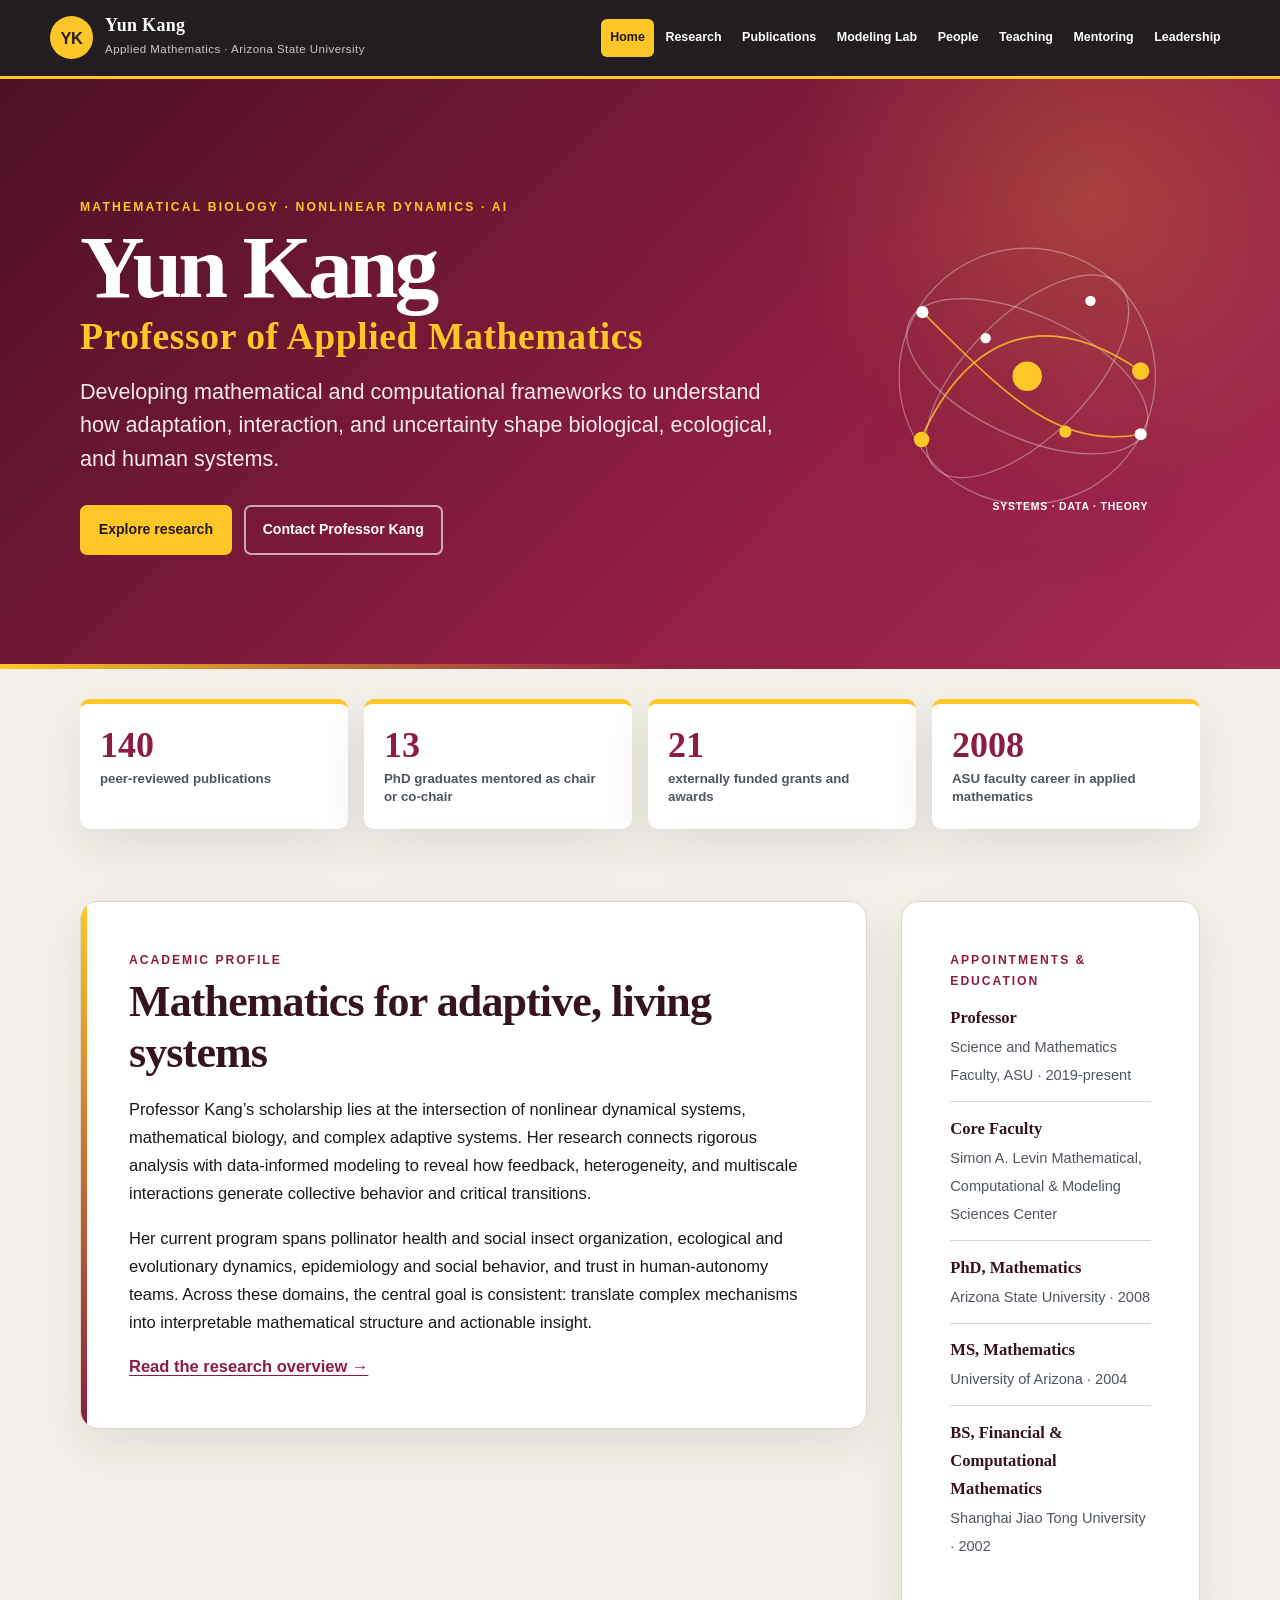
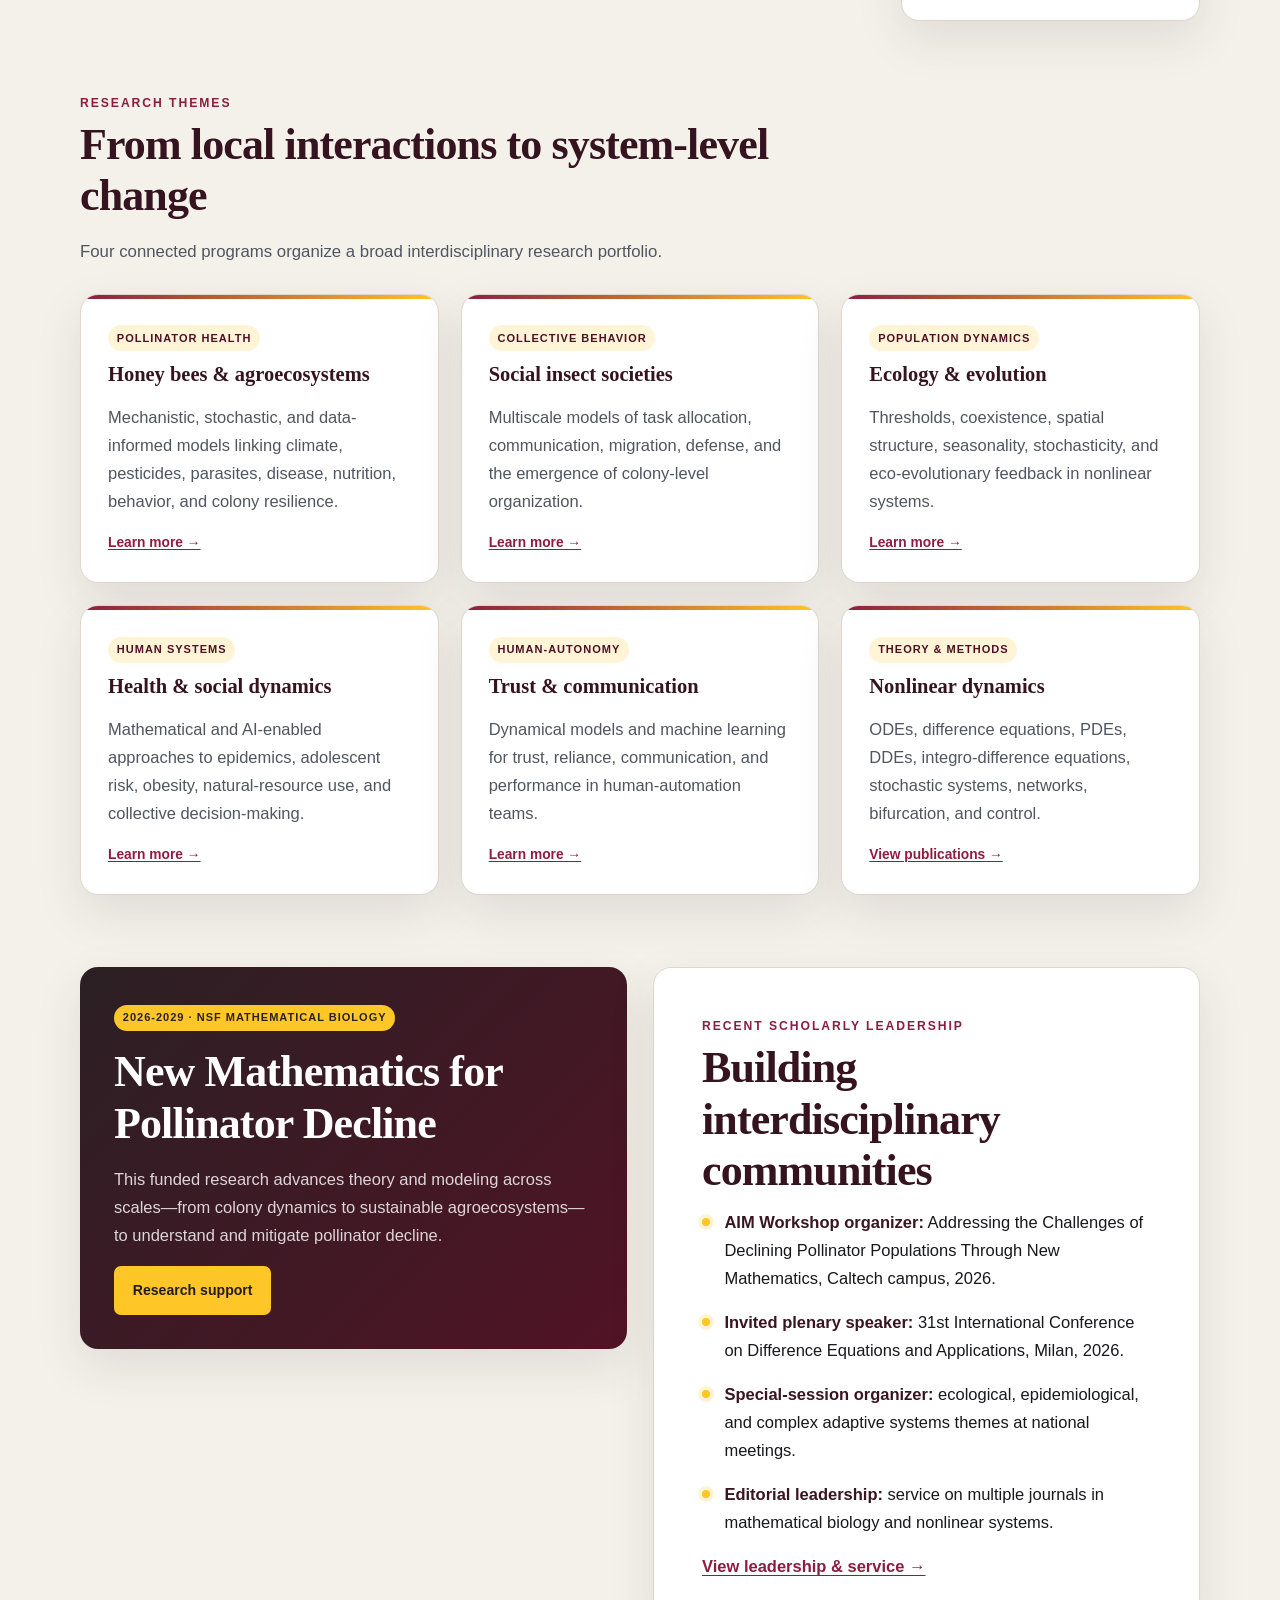
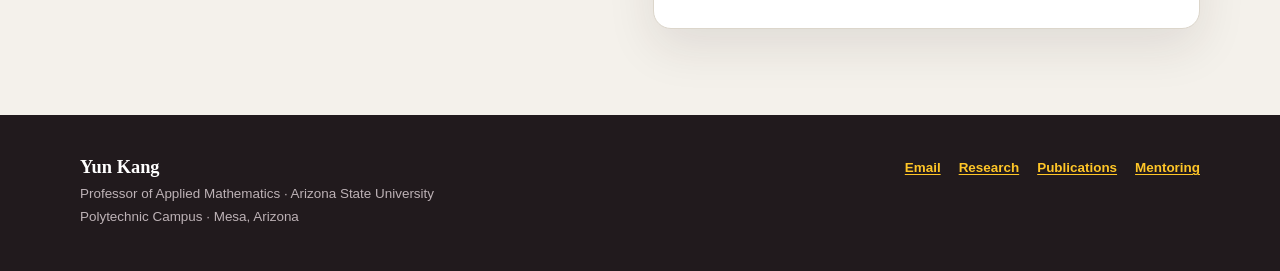
<file: index.html>
<!doctype html>
<html lang="en">
<head>
  <meta charset="utf-8">
  <meta name="viewport" content="width=device-width, initial-scale=1">
  <meta name="description" content="Yun Kang is a Professor of Applied Mathematics at Arizona State University whose research advances complex adaptive systems, mathematical biology, and nonlinear dynamics.">
  <meta name="theme-color" content="#8c1d40">
  <title>Yun Kang | Applied Mathematics &amp; Complex Adaptive Systems</title>
  <link rel="stylesheet" href="assets/site.css">
  <script defer src="assets/site.js"></script>
  <script type="application/ld+json">
  {
    "@context": "https://schema.org",
    "@type": "Person",
    "name": "Yun Kang",
    "jobTitle": "Professor of Applied Mathematics",
    "affiliation": {"@type": "CollegeOrUniversity", "name": "Arizona State University"},
    "email": "mailto:yun.kang@asu.edu",
    "knowsAbout": ["Complex adaptive systems", "Mathematical biology", "Nonlinear dynamical systems", "Pollinator health", "Social insects", "Human-autonomy interaction"]
  }
  </script>
</head>
<body>
  <a class="skip-link" href="#main-content">Skip to content</a>
  <header class="site-header">
    <div class="header-inner">
      <a class="site-name" href="index.html" aria-label="Yun Kang home">
        <span class="site-mark" aria-hidden="true">YK</span>
        <span><strong>Yun Kang</strong><small>Applied Mathematics · Arizona State University</small></span>
      </a>
      <button class="menu-button" type="button" aria-expanded="false" aria-controls="site-nav">Menu</button>
      <nav id="site-nav" class="site-nav" aria-label="Primary navigation">
        <a class="active" aria-current="page" href="index.html">Home</a>
        <a href="research.html">Research</a>
        <a href="publications.html">Publications</a>
        <a href="lab.html">Modeling Lab</a>
        <a href="people.html">People</a>
        <a href="teaching.html">Teaching</a>
        <a href="mentoring.html">Mentoring</a>
        <a href="conferences.html">Leadership</a>
      </nav>
    </div>
  </header>

  <main id="main-content">
    <section class="home-hero">
      <div class="hero-inner">
        <div>
          <div class="eyebrow">Mathematical biology · Nonlinear dynamics · AI</div>
          <h1>Yun Kang <span>Professor of Applied Mathematics</span></h1>
          <p class="hero-lead">Developing mathematical and computational frameworks to understand how adaptation, interaction, and uncertainty shape biological, ecological, and human systems.</p>
          <div class="hero-actions">
            <a class="button" href="research.html">Explore research</a>
            <a class="button secondary" href="mailto:yun.kang@asu.edu">Contact Professor Kang</a>
          </div>
        </div>
        <svg class="hero-graphic" viewBox="0 0 400 400" role="img" aria-label="Abstract network representing interconnected complex adaptive systems">
          <circle class="orbit" cx="200" cy="200" r="148"/>
          <ellipse class="orbit" cx="200" cy="200" rx="150" ry="70" transform="rotate(25 200 200)"/>
          <ellipse class="orbit" cx="200" cy="200" rx="150" ry="70" transform="rotate(-45 200 200)"/>
          <path class="axis" d="M77 273 C133 148 223 120 331 194"/>
          <path class="axis" d="M79 126 C165 210 230 287 331 267"/>
          <circle class="node" cx="78" cy="273" r="9"/><circle class="node-alt" cx="79" cy="126" r="7"/>
          <circle class="node" cx="331" cy="194" r="10"/><circle class="node-alt" cx="331" cy="267" r="7"/>
          <circle class="node" cx="200" cy="200" r="17"/><circle class="node-alt" cx="152" cy="156" r="6"/>
          <circle class="node" cx="244" cy="264" r="7"/><circle class="node-alt" cx="273" cy="113" r="6"/>
          <text x="160" y="355">SYSTEMS · DATA · THEORY</text>
        </svg>
      </div>
    </section>

    <div class="content">
      <section class="stats" aria-label="Academic profile highlights">
        <div class="stat"><strong>140</strong><span>peer-reviewed publications</span></div>
        <div class="stat"><strong>13</strong><span>PhD graduates mentored as chair or co-chair</span></div>
        <div class="stat"><strong>21</strong><span>externally funded grants and awards</span></div>
        <div class="stat"><strong>2008</strong><span>ASU faculty career in applied mathematics</span></div>
      </section>

      <section class="section bio-grid reveal">
        <div class="panel profile-panel">
          <div class="kicker">Academic profile</div>
          <h2>Mathematics for adaptive, living systems</h2>
          <p>Professor Kang’s scholarship lies at the intersection of nonlinear dynamical systems, mathematical biology, and complex adaptive systems. Her research connects rigorous analysis with data-informed modeling to reveal how feedback, heterogeneity, and multiscale interactions generate collective behavior and critical transitions.</p>
          <p>Her current program spans pollinator health and social insect organization, ecological and evolutionary dynamics, epidemiology and social behavior, and trust in human-autonomy teams. Across these domains, the central goal is consistent: translate complex mechanisms into interpretable mathematical structure and actionable insight.</p>
          <p><a class="text-link" href="research.html">Read the research overview →</a></p>
        </div>
        <aside class="panel">
          <div class="kicker">Appointments &amp; education</div>
          <ul class="credentials">
            <li><strong>Professor</strong><span>Science and Mathematics Faculty, ASU · 2019-present</span></li>
            <li><strong>Core Faculty</strong><span>Simon A. Levin Mathematical, Computational &amp; Modeling Sciences Center</span></li>
            <li><strong>PhD, Mathematics</strong><span>Arizona State University · 2008</span></li>
            <li><strong>MS, Mathematics</strong><span>University of Arizona · 2004</span></li>
            <li><strong>BS, Financial &amp; Computational Mathematics</strong><span>Shanghai Jiao Tong University · 2002</span></li>
          </ul>
        </aside>
      </section>

      <section class="section reveal">
        <div class="section-heading">
          <div class="kicker">Research themes</div>
          <h2>From local interactions to system-level change</h2>
          <p>Four connected programs organize a broad interdisciplinary research portfolio.</p>
        </div>
        <div class="card-grid">
          <article class="card"><span class="tag">Pollinator health</span><h3>Honey bees &amp; agroecosystems</h3><p>Mechanistic, stochastic, and data-informed models linking climate, pesticides, parasites, disease, nutrition, behavior, and colony resilience.</p><a class="card-link" href="research.html#pollinators">Learn more →</a></article>
          <article class="card"><span class="tag">Collective behavior</span><h3>Social insect societies</h3><p>Multiscale models of task allocation, communication, migration, defense, and the emergence of colony-level organization.</p><a class="card-link" href="research.html#social-insects">Learn more →</a></article>
          <article class="card"><span class="tag">Population dynamics</span><h3>Ecology &amp; evolution</h3><p>Thresholds, coexistence, spatial structure, seasonality, stochasticity, and eco-evolutionary feedback in nonlinear systems.</p><a class="card-link" href="research.html#ecology">Learn more →</a></article>
          <article class="card"><span class="tag">Human systems</span><h3>Health &amp; social dynamics</h3><p>Mathematical and AI-enabled approaches to epidemics, adolescent risk, obesity, natural-resource use, and collective decision-making.</p><a class="card-link" href="research.html#health">Learn more →</a></article>
          <article class="card"><span class="tag">Human-autonomy</span><h3>Trust &amp; communication</h3><p>Dynamical models and machine learning for trust, reliance, communication, and performance in human-automation teams.</p><a class="card-link" href="research.html#autonomy">Learn more →</a></article>
          <article class="card"><span class="tag">Theory &amp; methods</span><h3>Nonlinear dynamics</h3><p>ODEs, difference equations, PDEs, DDEs, integro-difference equations, stochastic systems, networks, bifurcation, and control.</p><a class="card-link" href="publications.html">View publications →</a></article>
        </div>
      </section>

      <section class="section split reveal">
        <div class="highlight">
          <span class="tag">2026-2029 · NSF Mathematical Biology</span>
          <h2>New Mathematics for Pollinator Decline</h2>
          <p>This funded research advances theory and modeling across scales—from colony dynamics to sustainable agroecosystems—to understand and mitigate pollinator decline.</p>
          <a class="button" href="research.html#funding">Research support</a>
        </div>
        <div class="panel">
          <div class="kicker">Recent scholarly leadership</div>
          <h2>Building interdisciplinary communities</h2>
          <ul class="feature-list">
            <li><strong>AIM Workshop organizer:</strong> Addressing the Challenges of Declining Pollinator Populations Through New Mathematics, Caltech campus, 2026.</li>
            <li><strong>Invited plenary speaker:</strong> 31st International Conference on Difference Equations and Applications, Milan, 2026.</li>
            <li><strong>Special-session organizer:</strong> ecological, epidemiological, and complex adaptive systems themes at national meetings.</li>
            <li><strong>Editorial leadership:</strong> service on multiple journals in mathematical biology and nonlinear systems.</li>
          </ul>
          <a class="text-link" href="conferences.html">View leadership &amp; service →</a>
        </div>
      </section>
    </div>
  </main>

  <footer>
    <div class="footer-inner">
      <div><strong>Yun Kang</strong><p>Professor of Applied Mathematics · Arizona State University<br>Polytechnic Campus · Mesa, Arizona</p></div>
      <div class="footer-links"><a href="mailto:yun.kang@asu.edu">Email</a><a href="research.html">Research</a><a href="publications.html">Publications</a><a href="mentoring.html">Mentoring</a></div>
    </div>
  </footer>
</body>
</html>
</file>
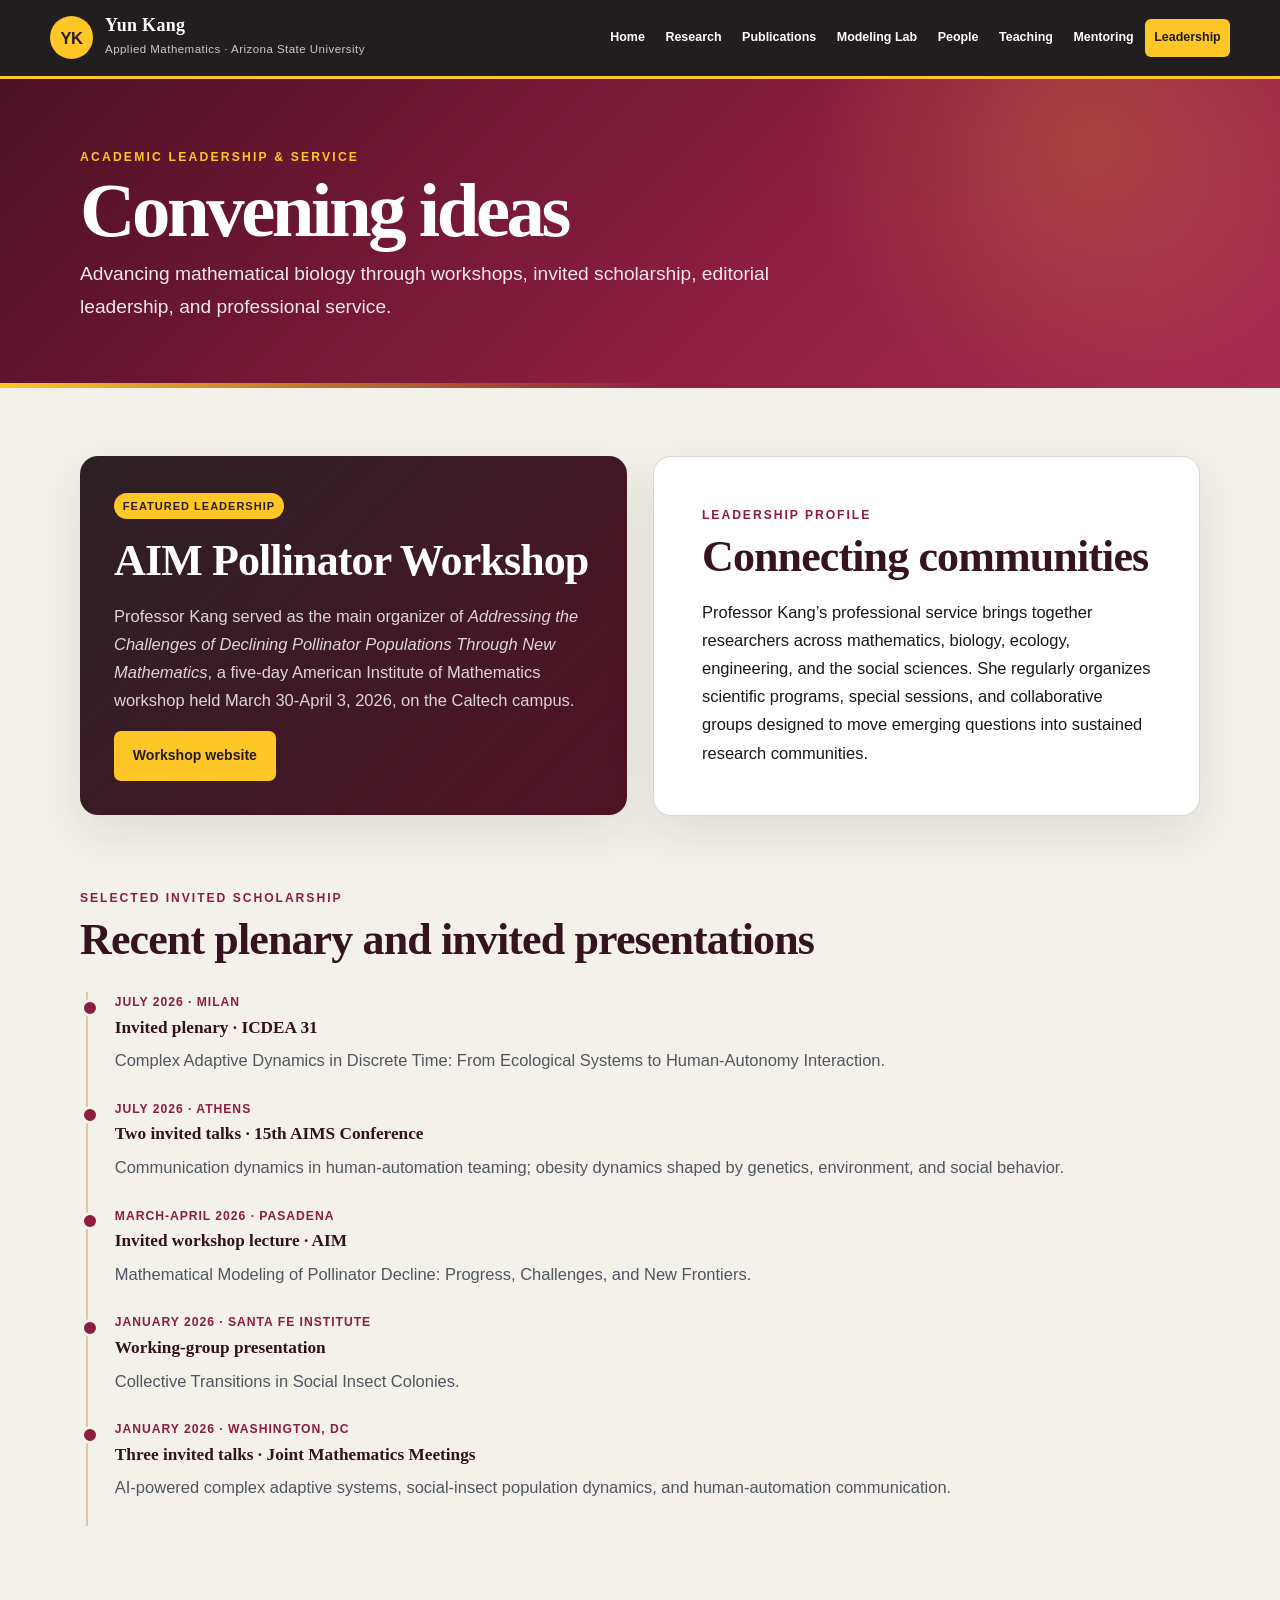
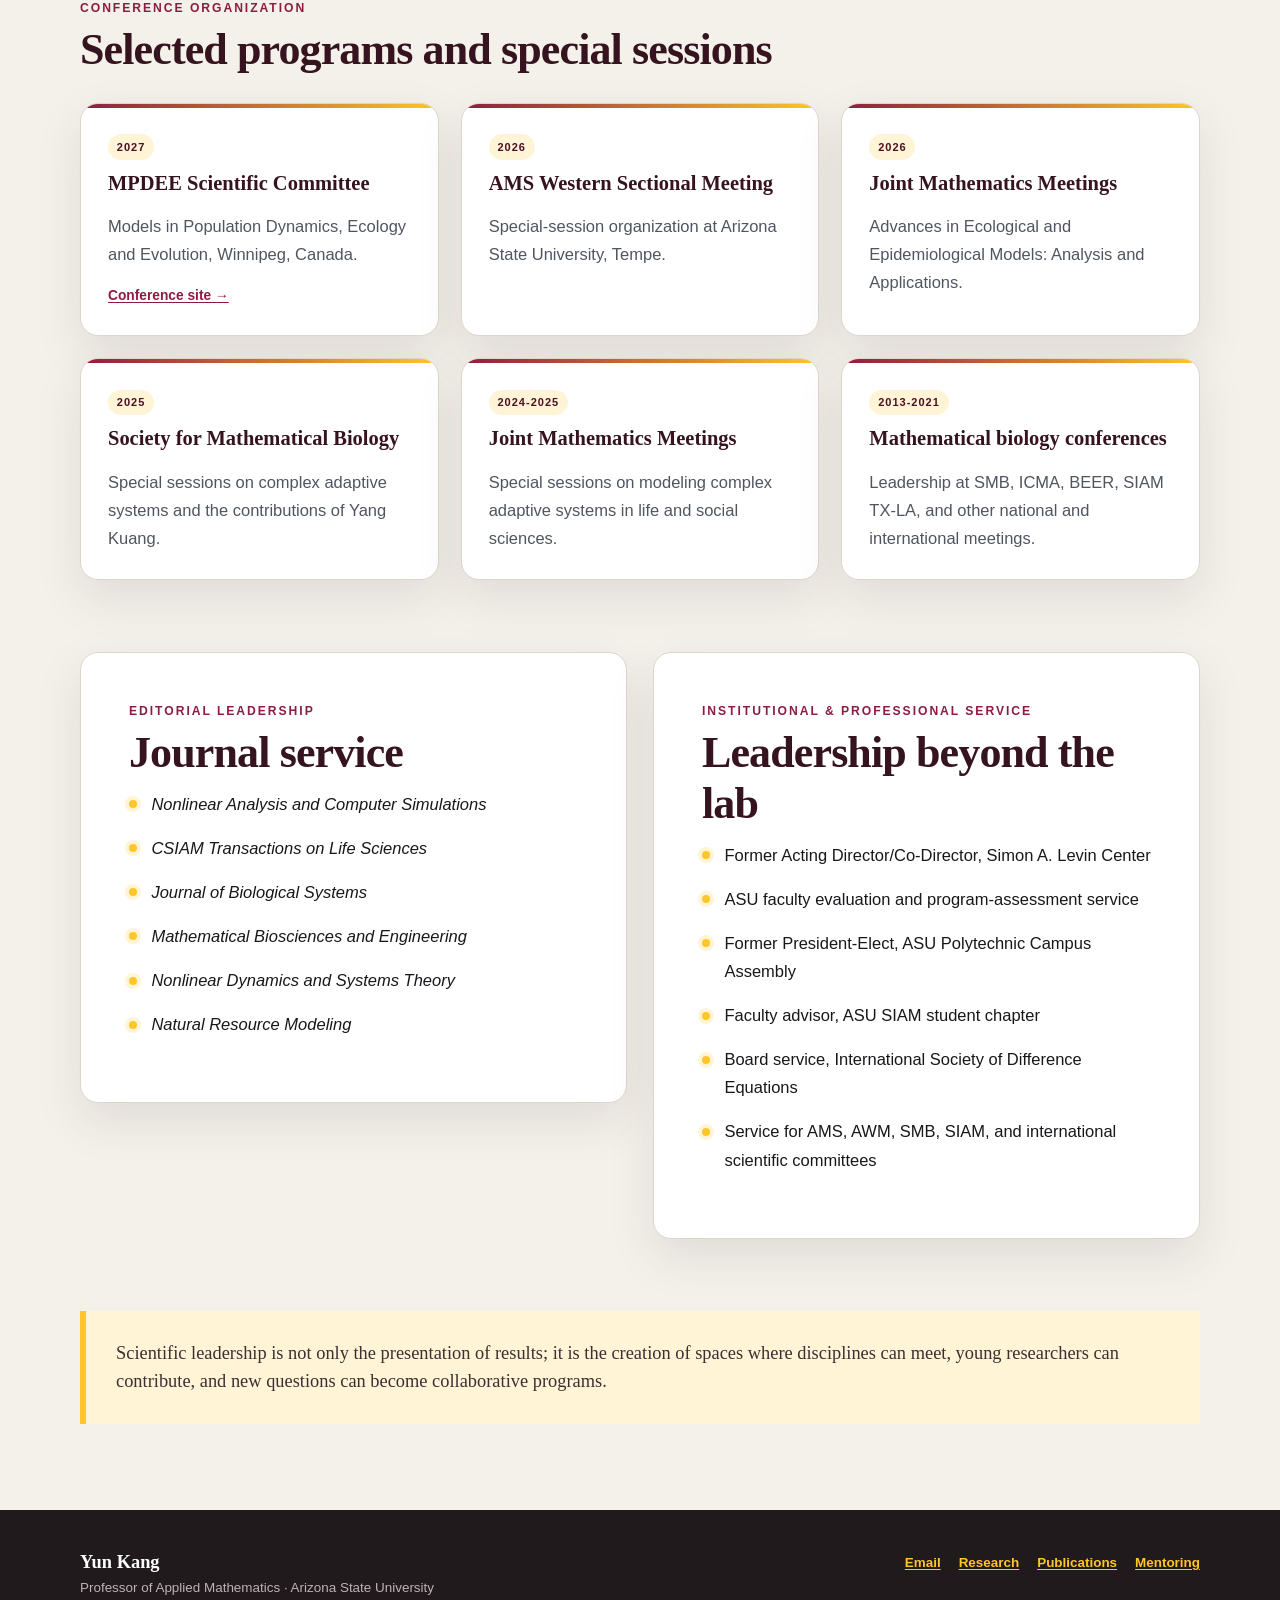
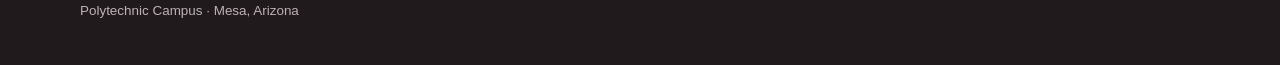
<file: conferences.html>
<!doctype html>
<html lang="en">
<head>
  <meta charset="utf-8"><meta name="viewport" content="width=device-width, initial-scale=1">
  <meta name="description" content="Academic leadership, invited talks, conference organization, editorial service, and professional engagement by Yun Kang.">
  <meta name="theme-color" content="#8c1d40"><title>Academic Leadership | Yun Kang</title>
  <link rel="stylesheet" href="assets/site.css"><script defer src="assets/site.js"></script>
</head>
<body>
  <a class="skip-link" href="#main-content">Skip to content</a>
  <header class="site-header"><div class="header-inner">
    <a class="site-name" href="index.html"><span class="site-mark">YK</span><span><strong>Yun Kang</strong><small>Applied Mathematics · Arizona State University</small></span></a>
    <button class="menu-button" type="button" aria-expanded="false" aria-controls="site-nav">Menu</button>
    <nav id="site-nav" class="site-nav" aria-label="Primary navigation"><a href="index.html">Home</a><a href="research.html">Research</a><a href="publications.html">Publications</a><a href="lab.html">Modeling Lab</a><a href="people.html">People</a><a href="teaching.html">Teaching</a><a href="mentoring.html">Mentoring</a><a class="active" aria-current="page" href="conferences.html">Leadership</a></nav>
  </div></header>
  <main id="main-content">
    <section class="page-hero"><div class="hero-inner"><div class="eyebrow">Academic leadership &amp; service</div><h1>Convening ideas</h1><p>Advancing mathematical biology through workshops, invited scholarship, editorial leadership, and professional service.</p></div></section>
    <div class="content">
      <section class="section split reveal">
        <div class="highlight"><span class="tag">Featured leadership</span><h2>AIM Pollinator Workshop</h2><p>Professor Kang served as the main organizer of <em>Addressing the Challenges of Declining Pollinator Populations Through New Mathematics</em>, a five-day American Institute of Mathematics workshop held March 30-April 3, 2026, on the Caltech campus.</p><a class="button" href="https://aimath.org/workshops/upcoming/pollinatordecline/">Workshop website</a></div>
        <div class="panel"><div class="kicker">Leadership profile</div><h2>Connecting communities</h2><p>Professor Kang’s professional service brings together researchers across mathematics, biology, ecology, engineering, and the social sciences. She regularly organizes scientific programs, special sessions, and collaborative groups designed to move emerging questions into sustained research communities.</p></div>
      </section>

      <section class="section reveal">
        <div class="section-heading"><div class="kicker">Selected invited scholarship</div><h2>Recent plenary and invited presentations</h2></div>
        <ul class="timeline">
          <li><time>July 2026 · Milan</time><strong>Invited plenary · ICDEA 31</strong><p>Complex Adaptive Dynamics in Discrete Time: From Ecological Systems to Human-Autonomy Interaction.</p></li>
          <li><time>July 2026 · Athens</time><strong>Two invited talks · 15th AIMS Conference</strong><p>Communication dynamics in human-automation teaming; obesity dynamics shaped by genetics, environment, and social behavior.</p></li>
          <li><time>March-April 2026 · Pasadena</time><strong>Invited workshop lecture · AIM</strong><p>Mathematical Modeling of Pollinator Decline: Progress, Challenges, and New Frontiers.</p></li>
          <li><time>January 2026 · Santa Fe Institute</time><strong>Working-group presentation</strong><p>Collective Transitions in Social Insect Colonies.</p></li>
          <li><time>January 2026 · Washington, DC</time><strong>Three invited talks · Joint Mathematics Meetings</strong><p>AI-powered complex adaptive systems, social-insect population dynamics, and human-automation communication.</p></li>
        </ul>
      </section>

      <section class="section reveal">
        <div class="section-heading"><div class="kicker">Conference organization</div><h2>Selected programs and special sessions</h2></div>
        <div class="card-grid">
          <article class="card"><span class="tag">2027</span><h3>MPDEE Scientific Committee</h3><p>Models in Population Dynamics, Ecology and Evolution, Winnipeg, Canada.</p><a class="card-link" href="https://umanitoba-mathbio.github.io/MPDEE2027/">Conference site →</a></article>
          <article class="card"><span class="tag">2026</span><h3>AMS Western Sectional Meeting</h3><p>Special-session organization at Arizona State University, Tempe.</p></article>
          <article class="card"><span class="tag">2026</span><h3>Joint Mathematics Meetings</h3><p>Advances in Ecological and Epidemiological Models: Analysis and Applications.</p></article>
          <article class="card"><span class="tag">2025</span><h3>Society for Mathematical Biology</h3><p>Special sessions on complex adaptive systems and the contributions of Yang Kuang.</p></article>
          <article class="card"><span class="tag">2024-2025</span><h3>Joint Mathematics Meetings</h3><p>Special sessions on modeling complex adaptive systems in life and social sciences.</p></article>
          <article class="card"><span class="tag">2013-2021</span><h3>Mathematical biology conferences</h3><p>Leadership at SMB, ICMA, BEER, SIAM TX-LA, and other national and international meetings.</p></article>
        </div>
      </section>

      <section class="section split reveal">
        <div class="panel"><div class="kicker">Editorial leadership</div><h2>Journal service</h2><ul class="feature-list"><li><em>Nonlinear Analysis and Computer Simulations</em></li><li><em>CSIAM Transactions on Life Sciences</em></li><li><em>Journal of Biological Systems</em></li><li><em>Mathematical Biosciences and Engineering</em></li><li><em>Nonlinear Dynamics and Systems Theory</em></li><li><em>Natural Resource Modeling</em></li></ul></div>
        <div class="panel"><div class="kicker">Institutional &amp; professional service</div><h2>Leadership beyond the lab</h2><ul class="feature-list"><li>Former Acting Director/Co-Director, Simon A. Levin Center</li><li>ASU faculty evaluation and program-assessment service</li><li>Former President-Elect, ASU Polytechnic Campus Assembly</li><li>Faculty advisor, ASU SIAM student chapter</li><li>Board service, International Society of Difference Equations</li><li>Service for AMS, AWM, SMB, SIAM, and international scientific committees</li></ul></div>
      </section>

      <section class="section reveal"><blockquote class="quote">Scientific leadership is not only the presentation of results; it is the creation of spaces where disciplines can meet, young researchers can contribute, and new questions can become collaborative programs.</blockquote></section>
    </div>
  </main>
  <footer><div class="footer-inner"><div><strong>Yun Kang</strong><p>Professor of Applied Mathematics · Arizona State University<br>Polytechnic Campus · Mesa, Arizona</p></div><div class="footer-links"><a href="mailto:yun.kang@asu.edu">Email</a><a href="research.html">Research</a><a href="publications.html">Publications</a><a href="mentoring.html">Mentoring</a></div></div></footer>
</body>
</html>
</file>
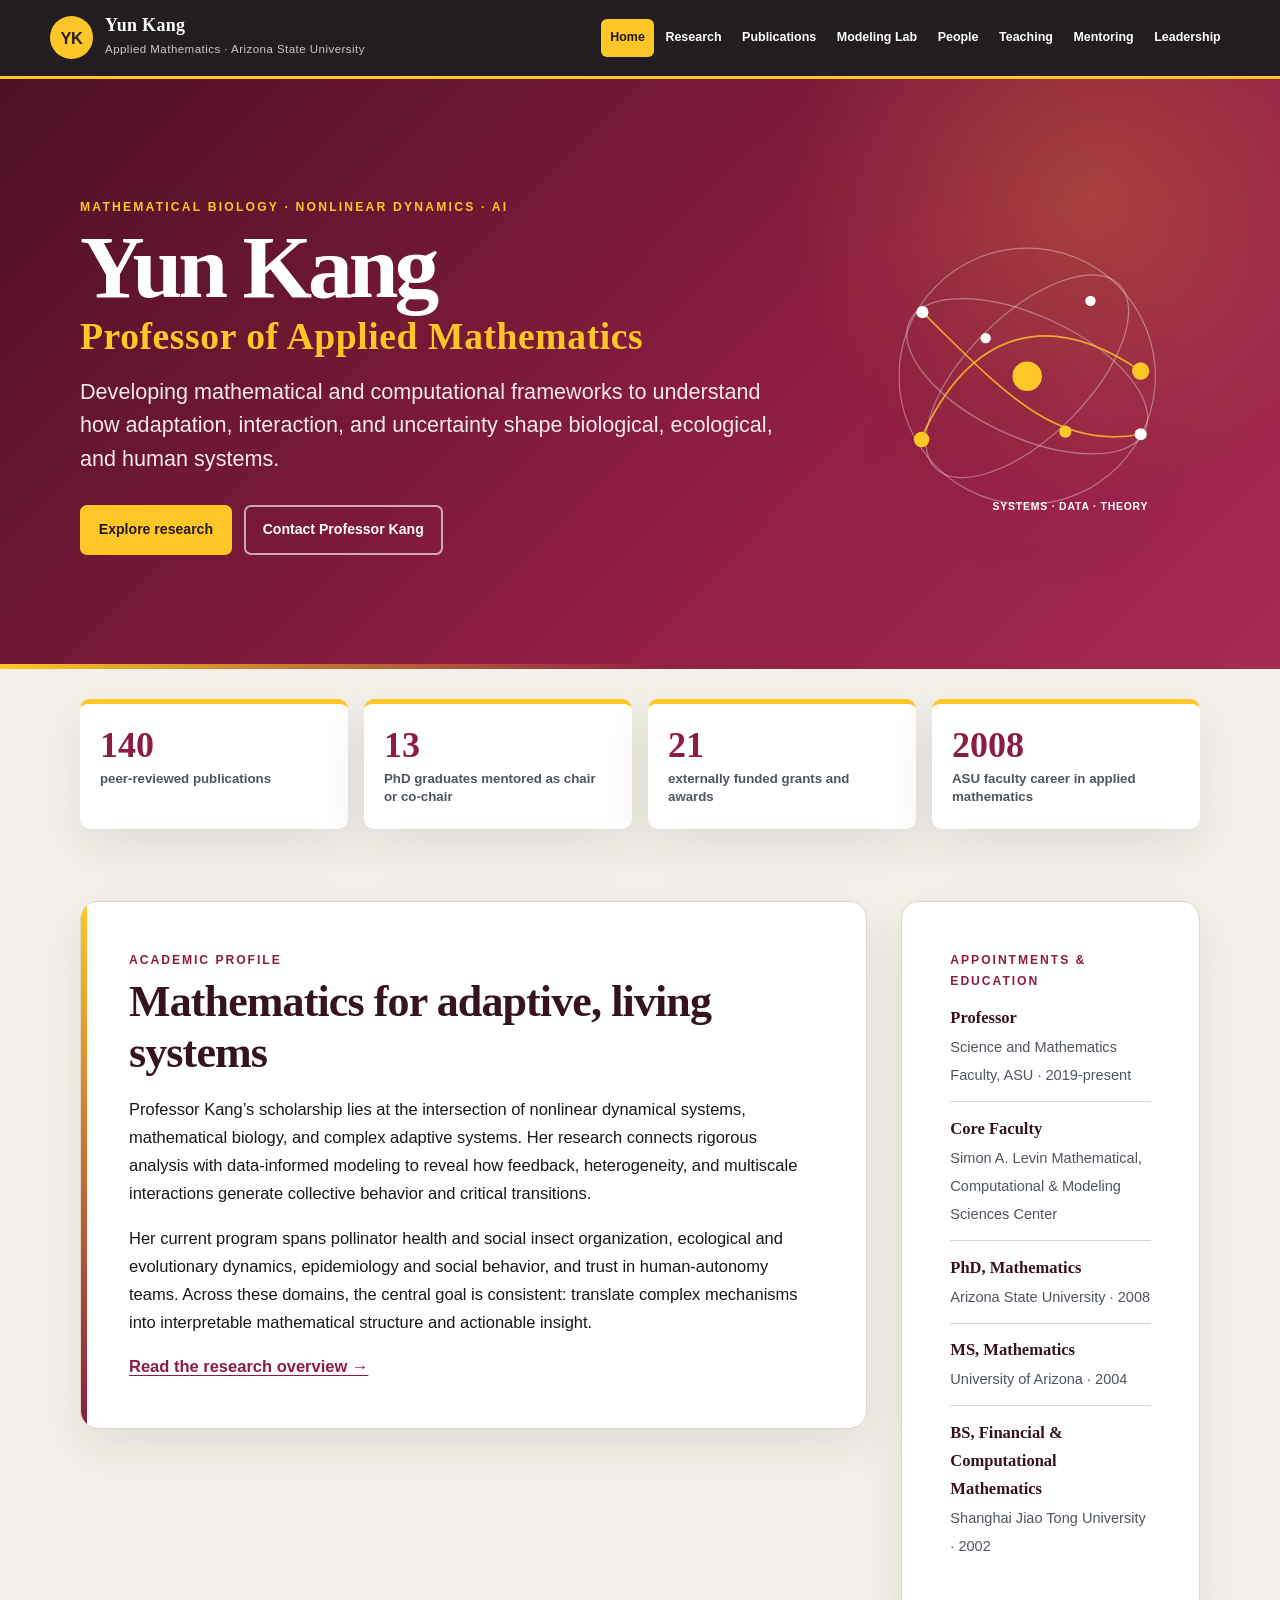
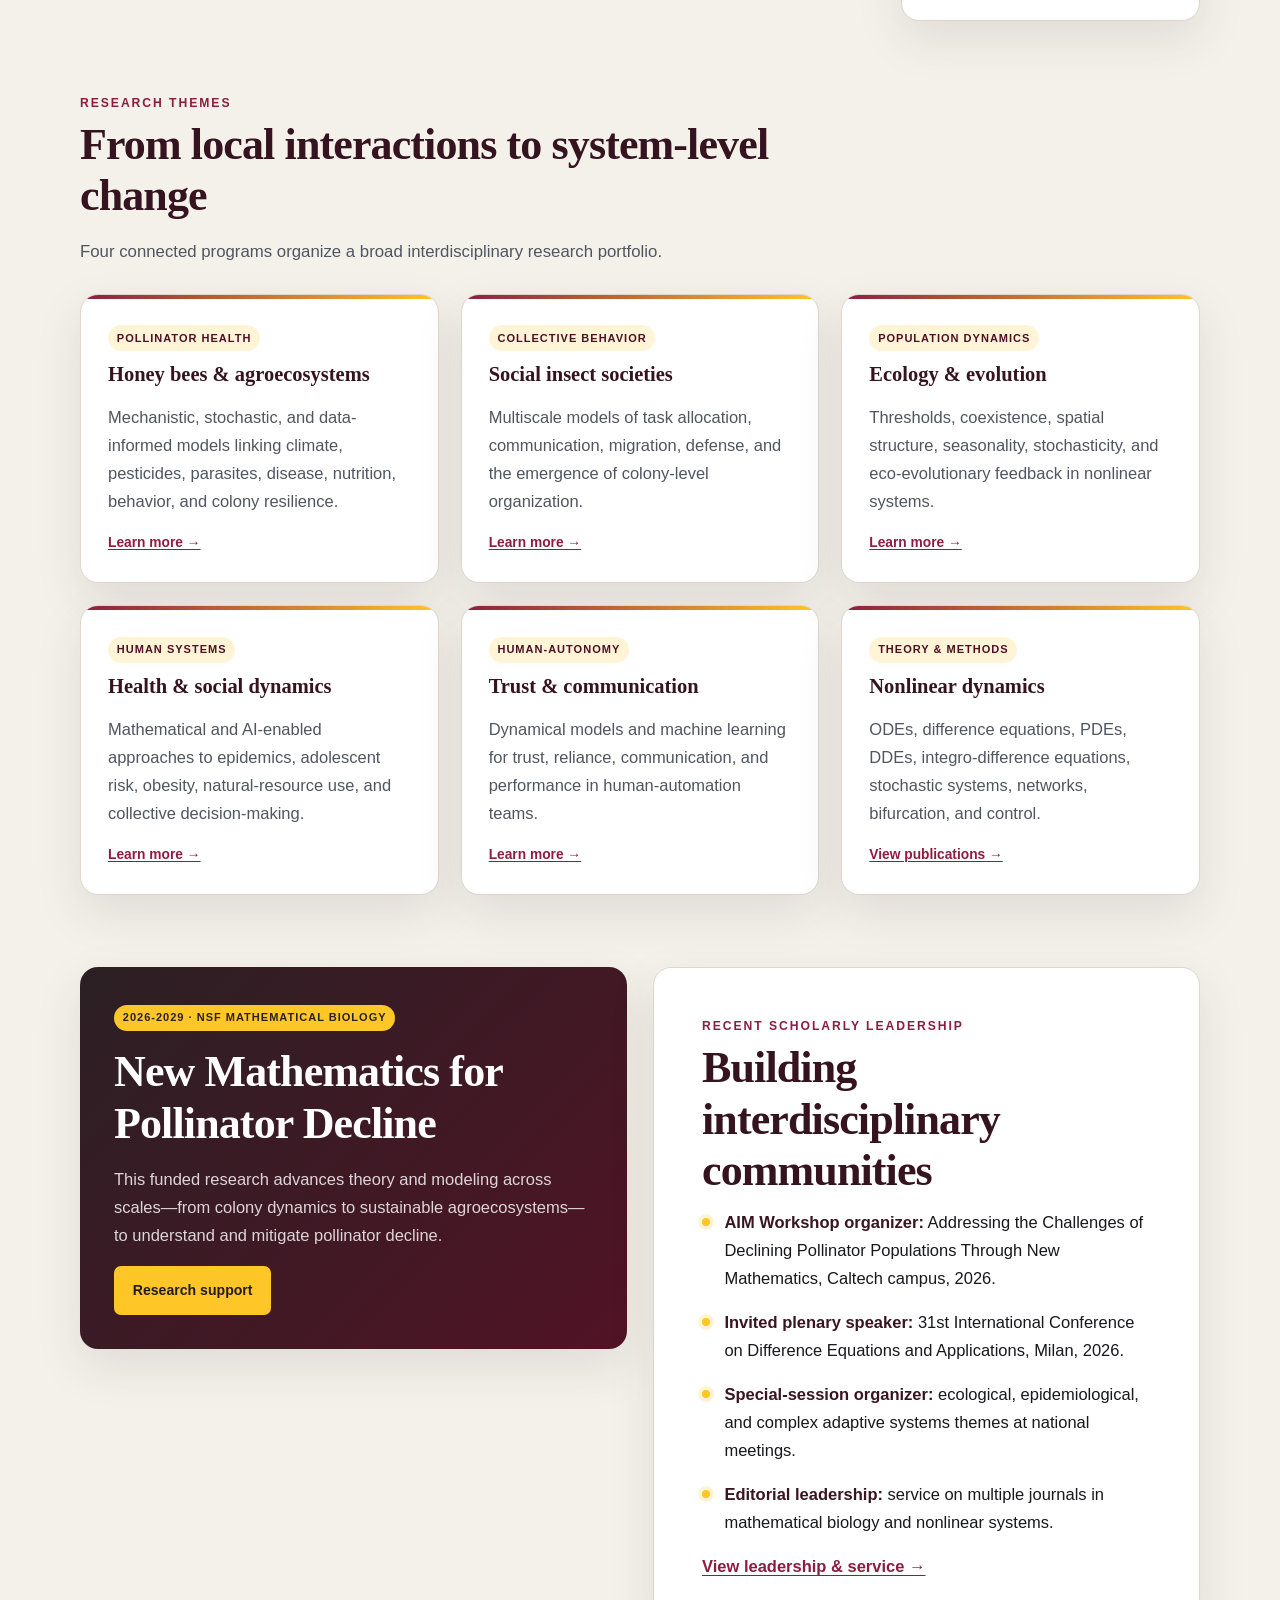
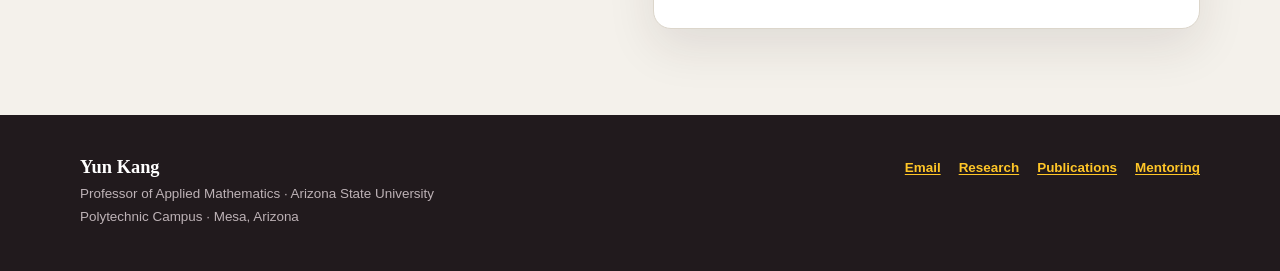
<file: home.html>
<!doctype html>
<html lang="en"><head><meta charset="utf-8"><meta name="viewport" content="width=device-width,initial-scale=1">
<meta http-equiv="refresh" content="0; url=index.html"><link rel="canonical" href="index.html">
<title>Redirecting…</title></head><body><p>This page moved to <a href="index.html">index.html</a>.</p>
<script>location.replace('index.html' + location.hash);</script></body></html>
</file>
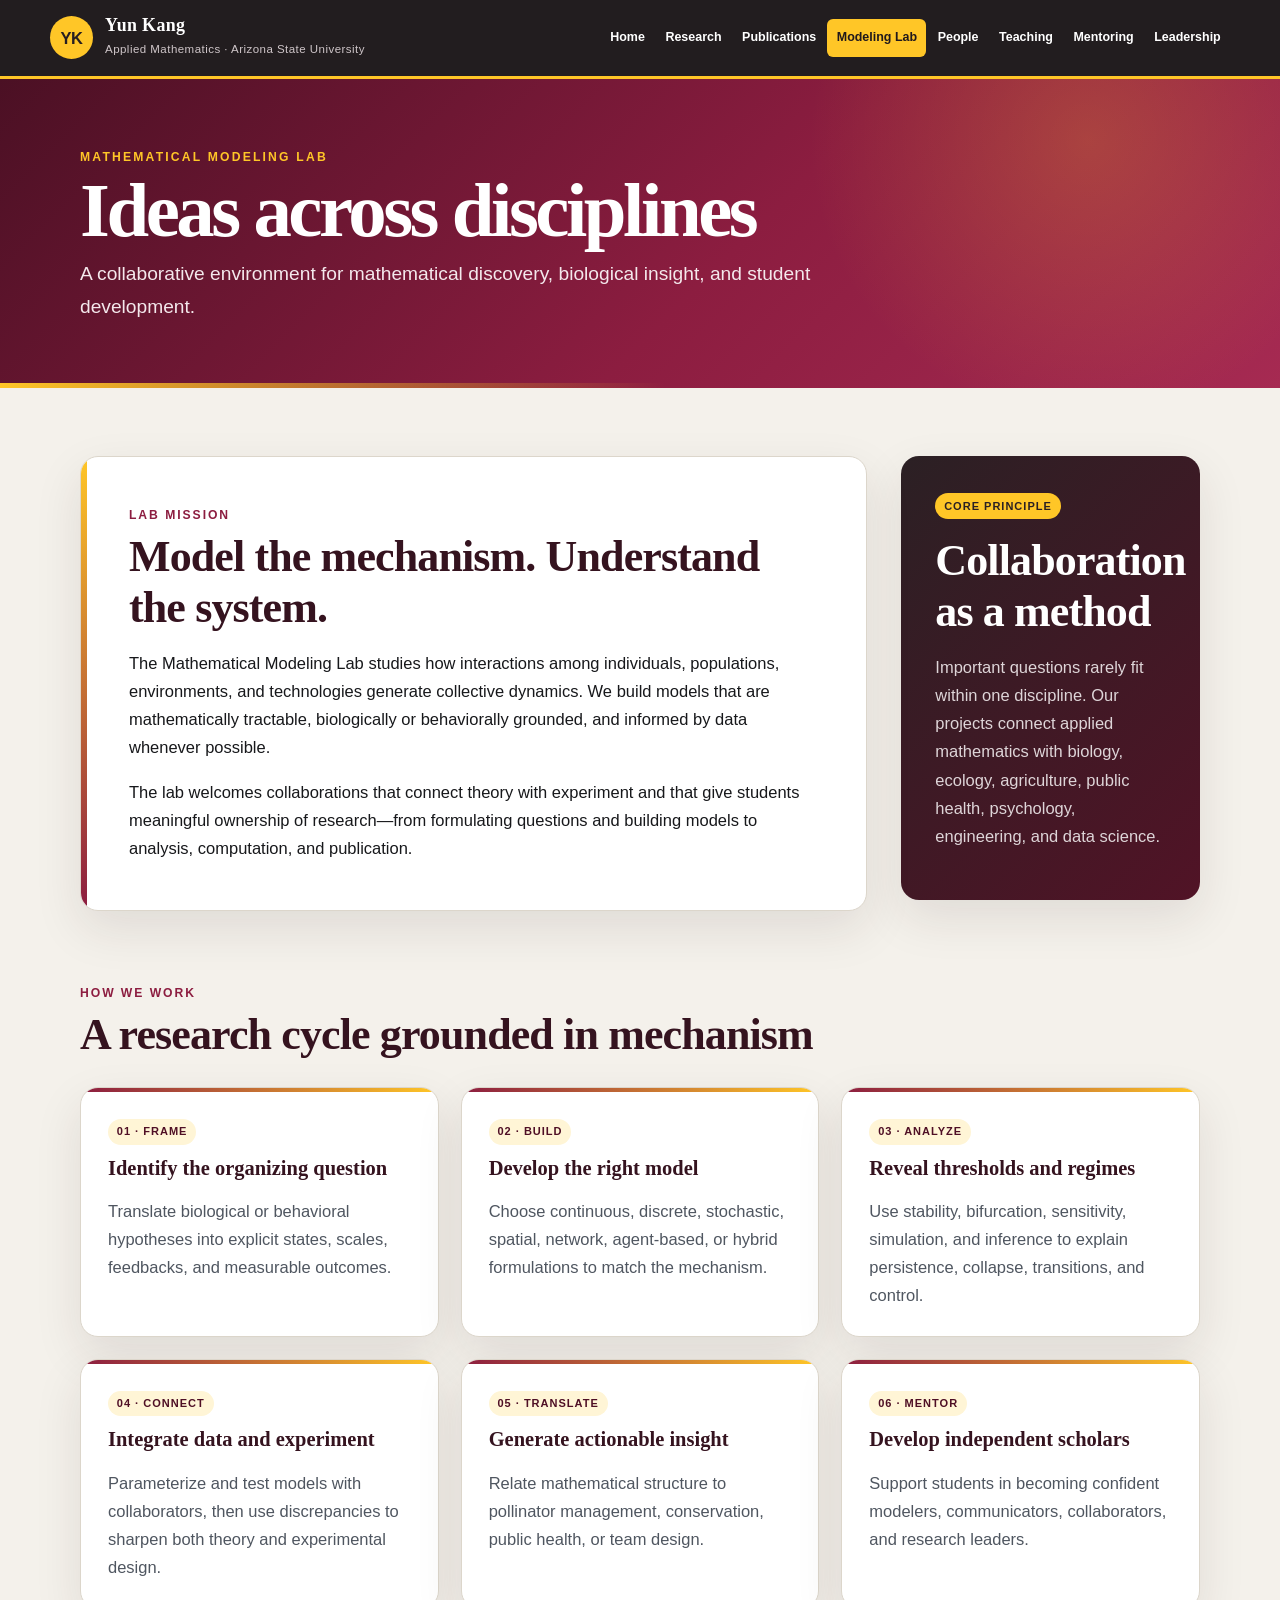
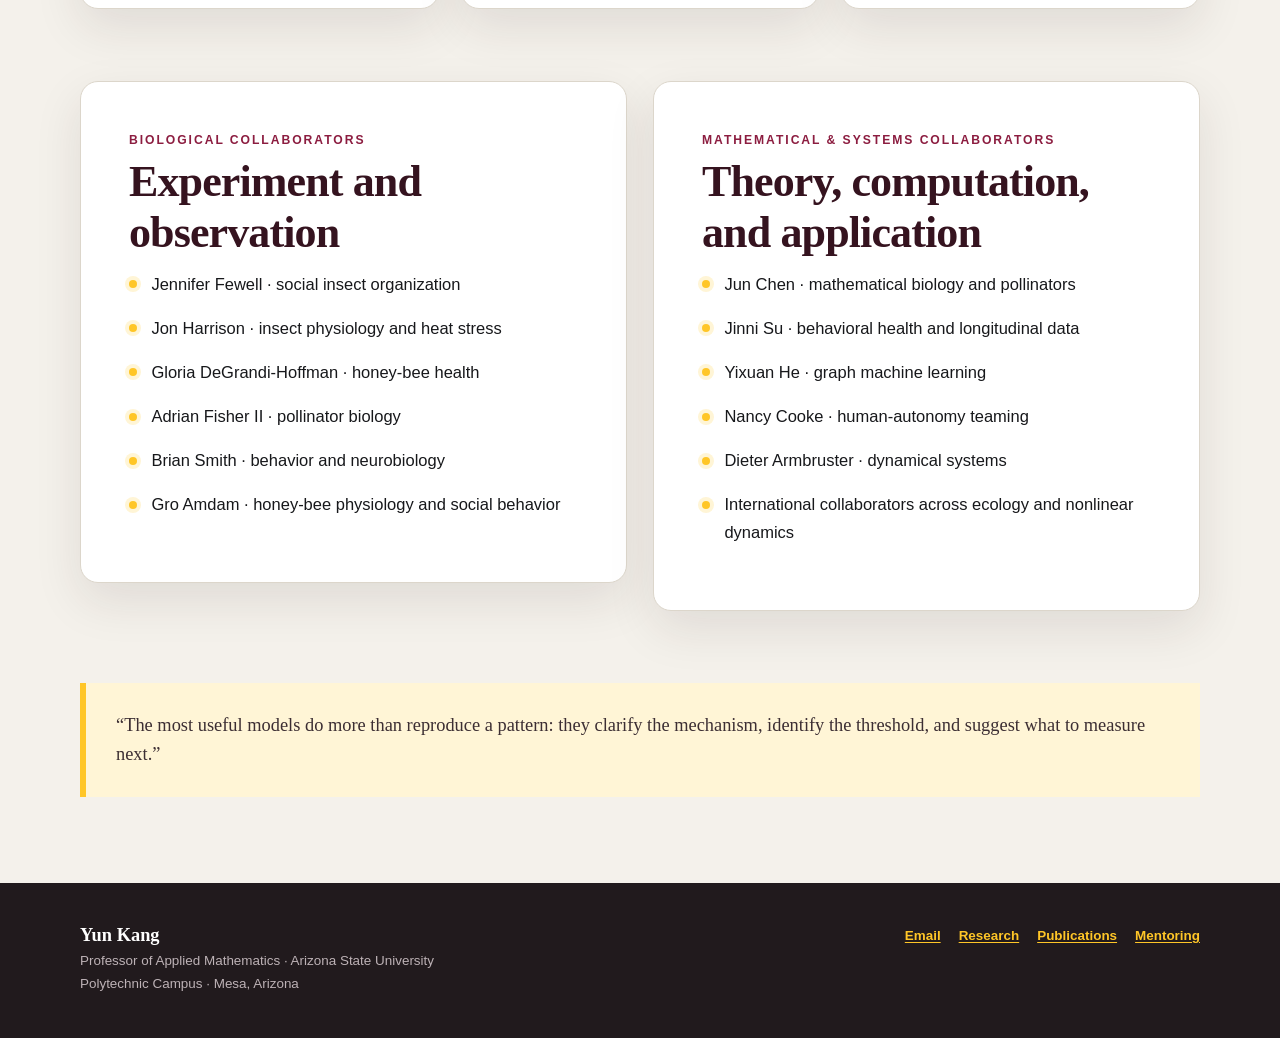
<file: lab.html>
<!doctype html>
<html lang="en">
<head>
  <meta charset="utf-8"><meta name="viewport" content="width=device-width, initial-scale=1">
  <meta name="description" content="Yun Kang's Mathematical Modeling Lab at Arizona State University studies social insects, pollinator health, ecology, health, and human-autonomy systems.">
  <meta name="theme-color" content="#8c1d40"><title>Mathematical Modeling Lab | Yun Kang</title>
  <link rel="stylesheet" href="assets/site.css"><script defer src="assets/site.js"></script>
</head>
<body>
  <a class="skip-link" href="#main-content">Skip to content</a>
  <header class="site-header"><div class="header-inner">
    <a class="site-name" href="index.html"><span class="site-mark">YK</span><span><strong>Yun Kang</strong><small>Applied Mathematics · Arizona State University</small></span></a>
    <button class="menu-button" type="button" aria-expanded="false" aria-controls="site-nav">Menu</button>
    <nav id="site-nav" class="site-nav" aria-label="Primary navigation"><a href="index.html">Home</a><a href="research.html">Research</a><a href="publications.html">Publications</a><a class="active" aria-current="page" href="lab.html">Modeling Lab</a><a href="people.html">People</a><a href="teaching.html">Teaching</a><a href="mentoring.html">Mentoring</a><a href="conferences.html">Leadership</a></nav>
  </div></header>
  <main id="main-content">
    <section class="page-hero"><div class="hero-inner"><div class="eyebrow">Mathematical Modeling Lab</div><h1>Ideas across disciplines</h1><p>A collaborative environment for mathematical discovery, biological insight, and student development.</p></div></section>
    <div class="content">
      <section class="section bio-grid reveal">
        <div class="panel profile-panel"><div class="kicker">Lab mission</div><h2>Model the mechanism. Understand the system.</h2><p>The Mathematical Modeling Lab studies how interactions among individuals, populations, environments, and technologies generate collective dynamics. We build models that are mathematically tractable, biologically or behaviorally grounded, and informed by data whenever possible.</p><p>The lab welcomes collaborations that connect theory with experiment and that give students meaningful ownership of research—from formulating questions and building models to analysis, computation, and publication.</p></div>
        <aside class="highlight"><span class="tag">Core principle</span><h2>Collaboration as a method</h2><p>Important questions rarely fit within one discipline. Our projects connect applied mathematics with biology, ecology, agriculture, public health, psychology, engineering, and data science.</p></aside>
      </section>

      <section class="section reveal">
        <div class="section-heading"><div class="kicker">How we work</div><h2>A research cycle grounded in mechanism</h2></div>
        <div class="card-grid">
          <article class="card"><span class="tag">01 · Frame</span><h3>Identify the organizing question</h3><p>Translate biological or behavioral hypotheses into explicit states, scales, feedbacks, and measurable outcomes.</p></article>
          <article class="card"><span class="tag">02 · Build</span><h3>Develop the right model</h3><p>Choose continuous, discrete, stochastic, spatial, network, agent-based, or hybrid formulations to match the mechanism.</p></article>
          <article class="card"><span class="tag">03 · Analyze</span><h3>Reveal thresholds and regimes</h3><p>Use stability, bifurcation, sensitivity, simulation, and inference to explain persistence, collapse, transitions, and control.</p></article>
          <article class="card"><span class="tag">04 · Connect</span><h3>Integrate data and experiment</h3><p>Parameterize and test models with collaborators, then use discrepancies to sharpen both theory and experimental design.</p></article>
          <article class="card"><span class="tag">05 · Translate</span><h3>Generate actionable insight</h3><p>Relate mathematical structure to pollinator management, conservation, public health, or team design.</p></article>
          <article class="card"><span class="tag">06 · Mentor</span><h3>Develop independent scholars</h3><p>Support students in becoming confident modelers, communicators, collaborators, and research leaders.</p></article>
        </div>
      </section>

      <section class="section split reveal">
        <div class="panel"><div class="kicker">Biological collaborators</div><h2>Experiment and observation</h2><ul class="feature-list"><li>Jennifer Fewell · social insect organization</li><li>Jon Harrison · insect physiology and heat stress</li><li>Gloria DeGrandi-Hoffman · honey-bee health</li><li>Adrian Fisher II · pollinator biology</li><li>Brian Smith · behavior and neurobiology</li><li>Gro Amdam · honey-bee physiology and social behavior</li></ul></div>
        <div class="panel"><div class="kicker">Mathematical &amp; systems collaborators</div><h2>Theory, computation, and application</h2><ul class="feature-list"><li>Jun Chen · mathematical biology and pollinators</li><li>Jinni Su · behavioral health and longitudinal data</li><li>Yixuan He · graph machine learning</li><li>Nancy Cooke · human-autonomy teaming</li><li>Dieter Armbruster · dynamical systems</li><li>International collaborators across ecology and nonlinear dynamics</li></ul></div>
      </section>

      <section class="section reveal"><blockquote class="quote">“The most useful models do more than reproduce a pattern: they clarify the mechanism, identify the threshold, and suggest what to measure next.”</blockquote></section>
    </div>
  </main>
  <footer><div class="footer-inner"><div><strong>Yun Kang</strong><p>Professor of Applied Mathematics · Arizona State University<br>Polytechnic Campus · Mesa, Arizona</p></div><div class="footer-links"><a href="mailto:yun.kang@asu.edu">Email</a><a href="research.html">Research</a><a href="publications.html">Publications</a><a href="mentoring.html">Mentoring</a></div></div></footer>
</body>
</html>
</file>
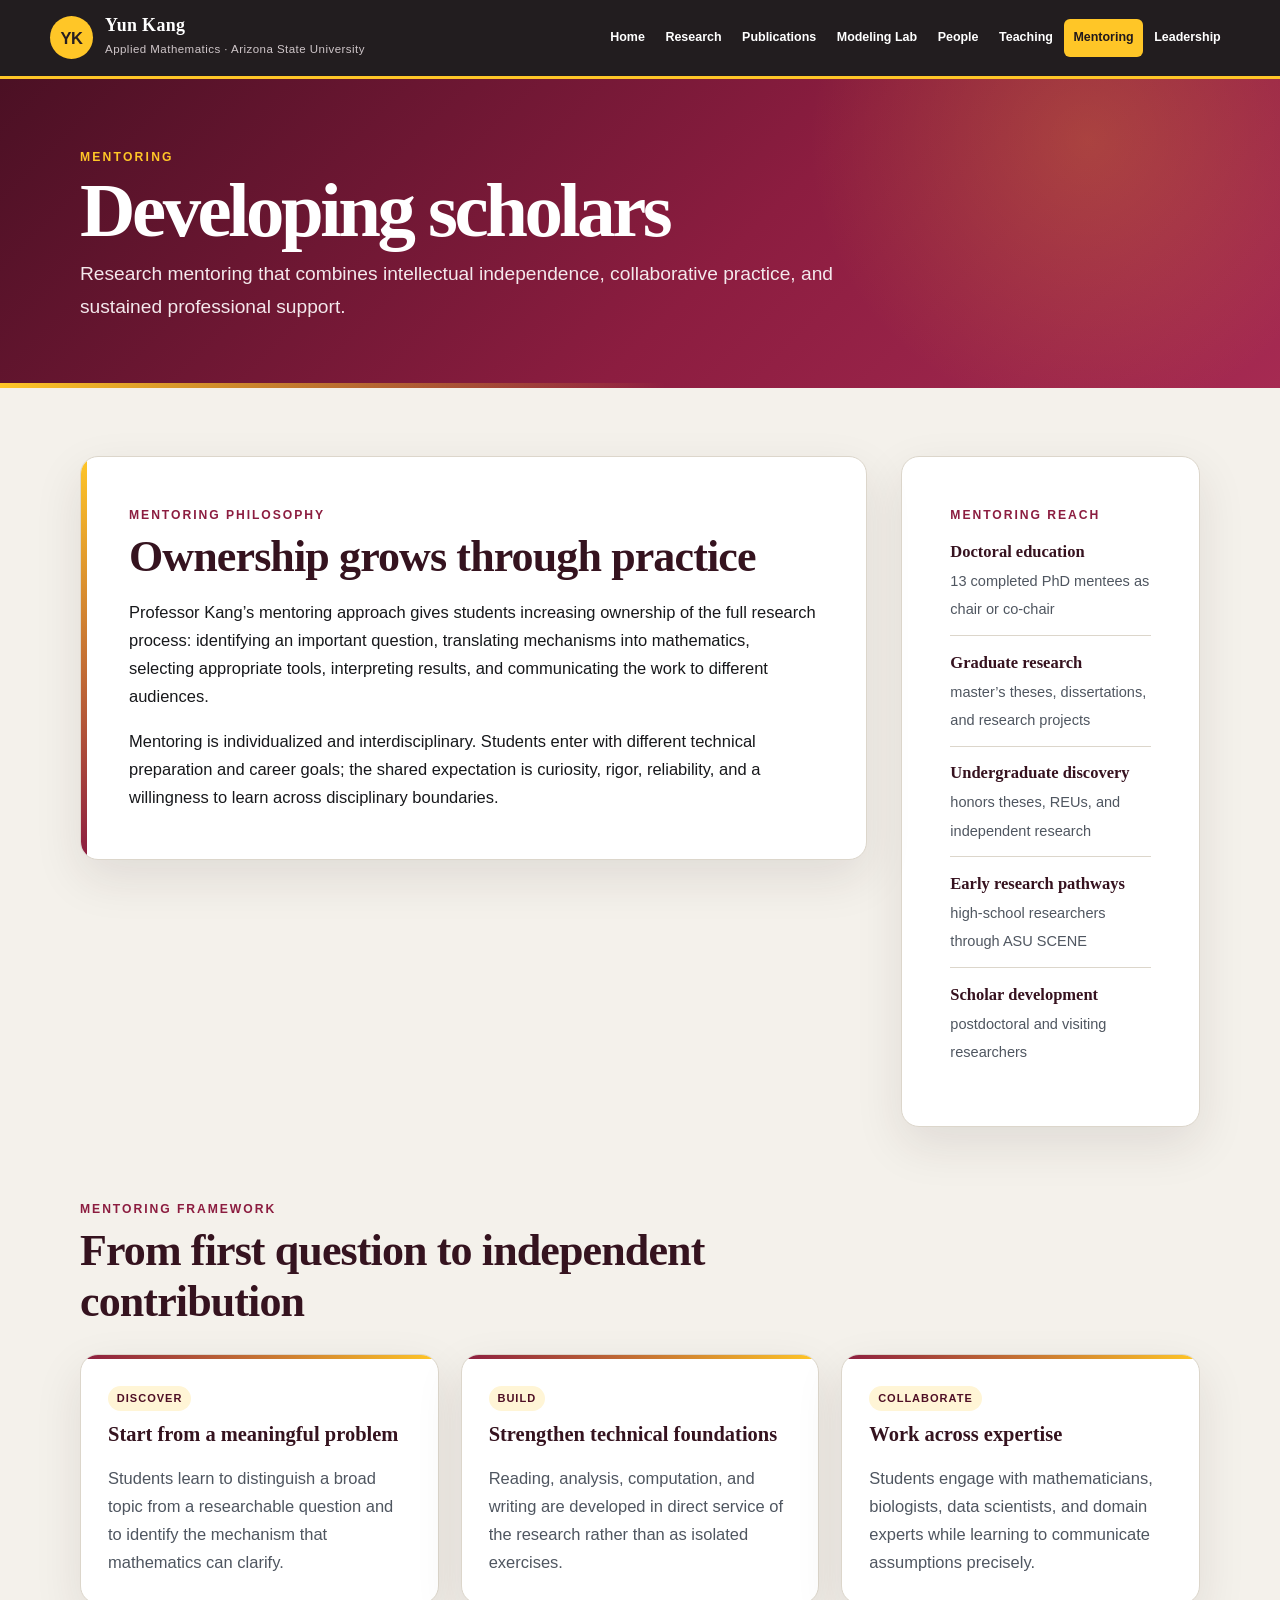
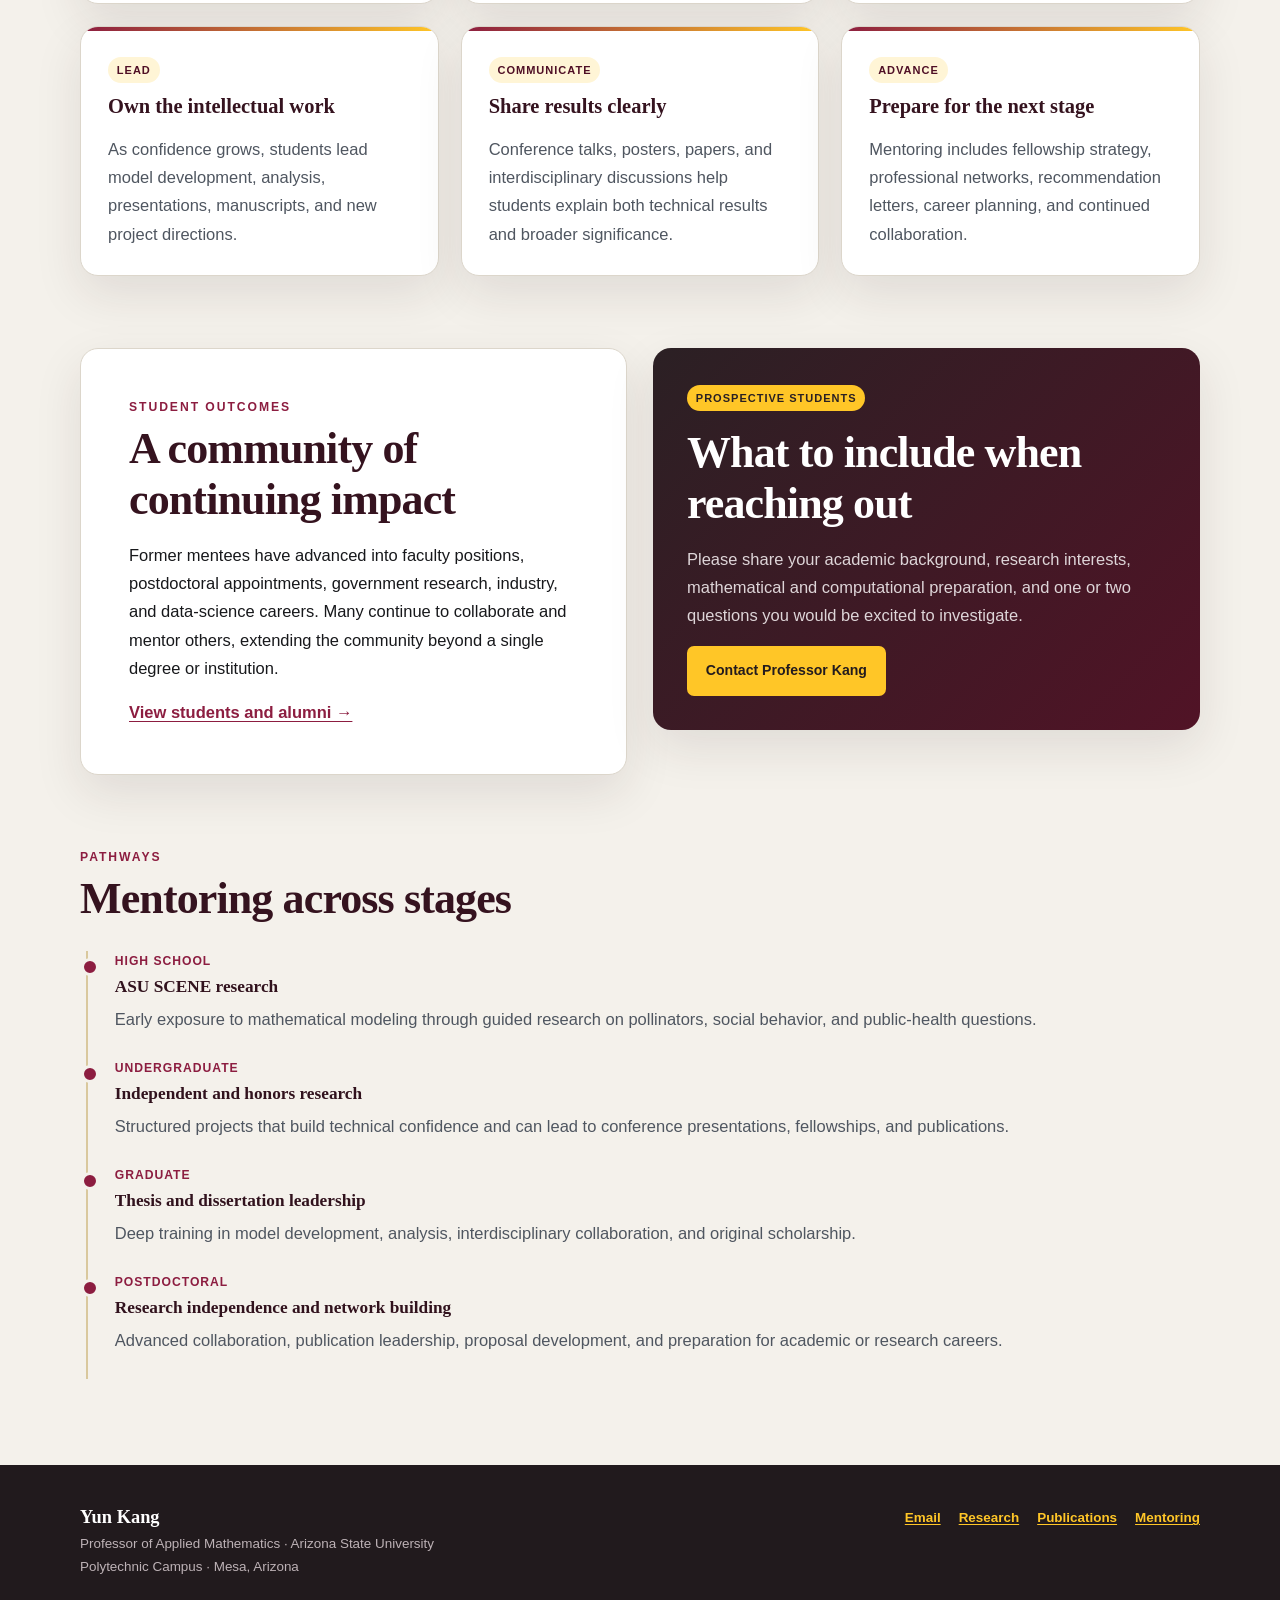
<file: mathbio.html>
<!doctype html>
<html lang="en"><head><meta charset="utf-8"><meta name="viewport" content="width=device-width,initial-scale=1">
<meta http-equiv="refresh" content="0; url=mentoring.html"><link rel="canonical" href="mentoring.html">
<title>Redirecting…</title></head><body><p>This page moved to <a href="mentoring.html">mentoring.html</a>.</p>
<script>location.replace('mentoring.html' + location.hash);</script></body></html>
</file>
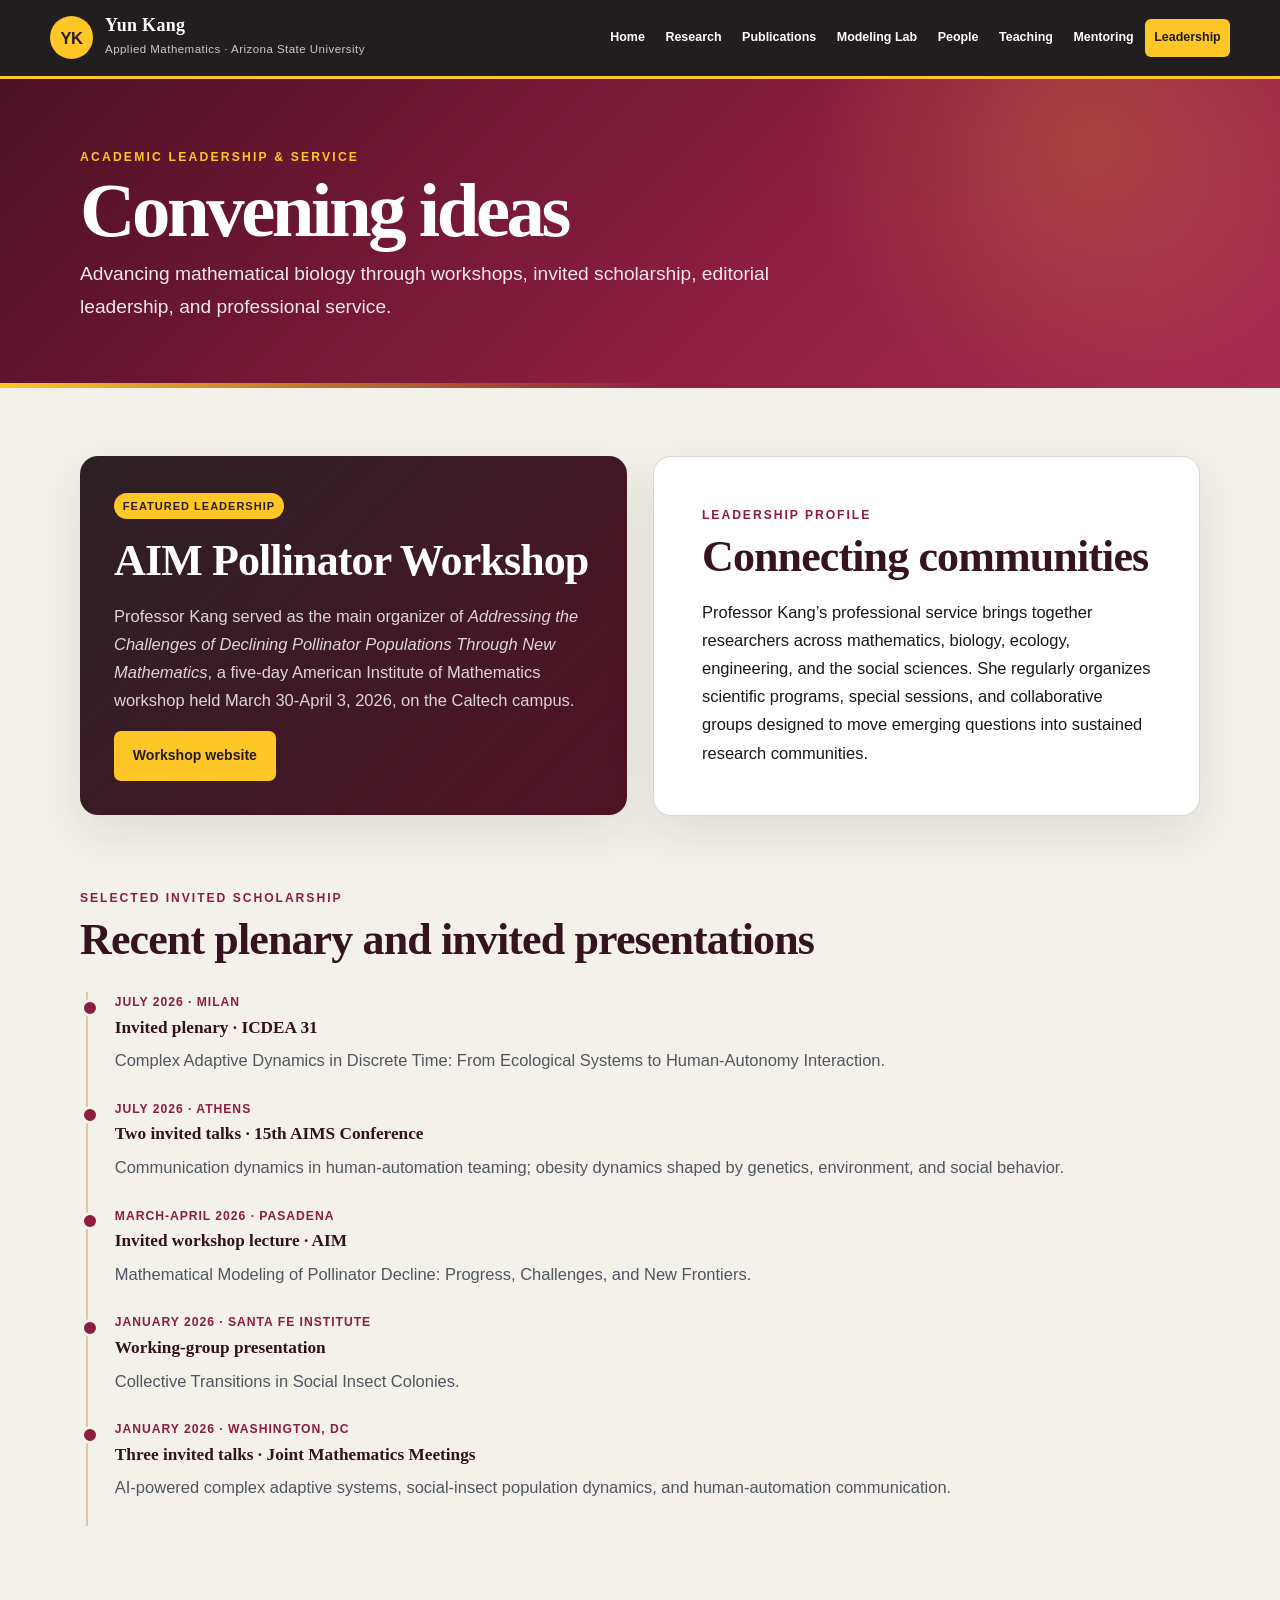
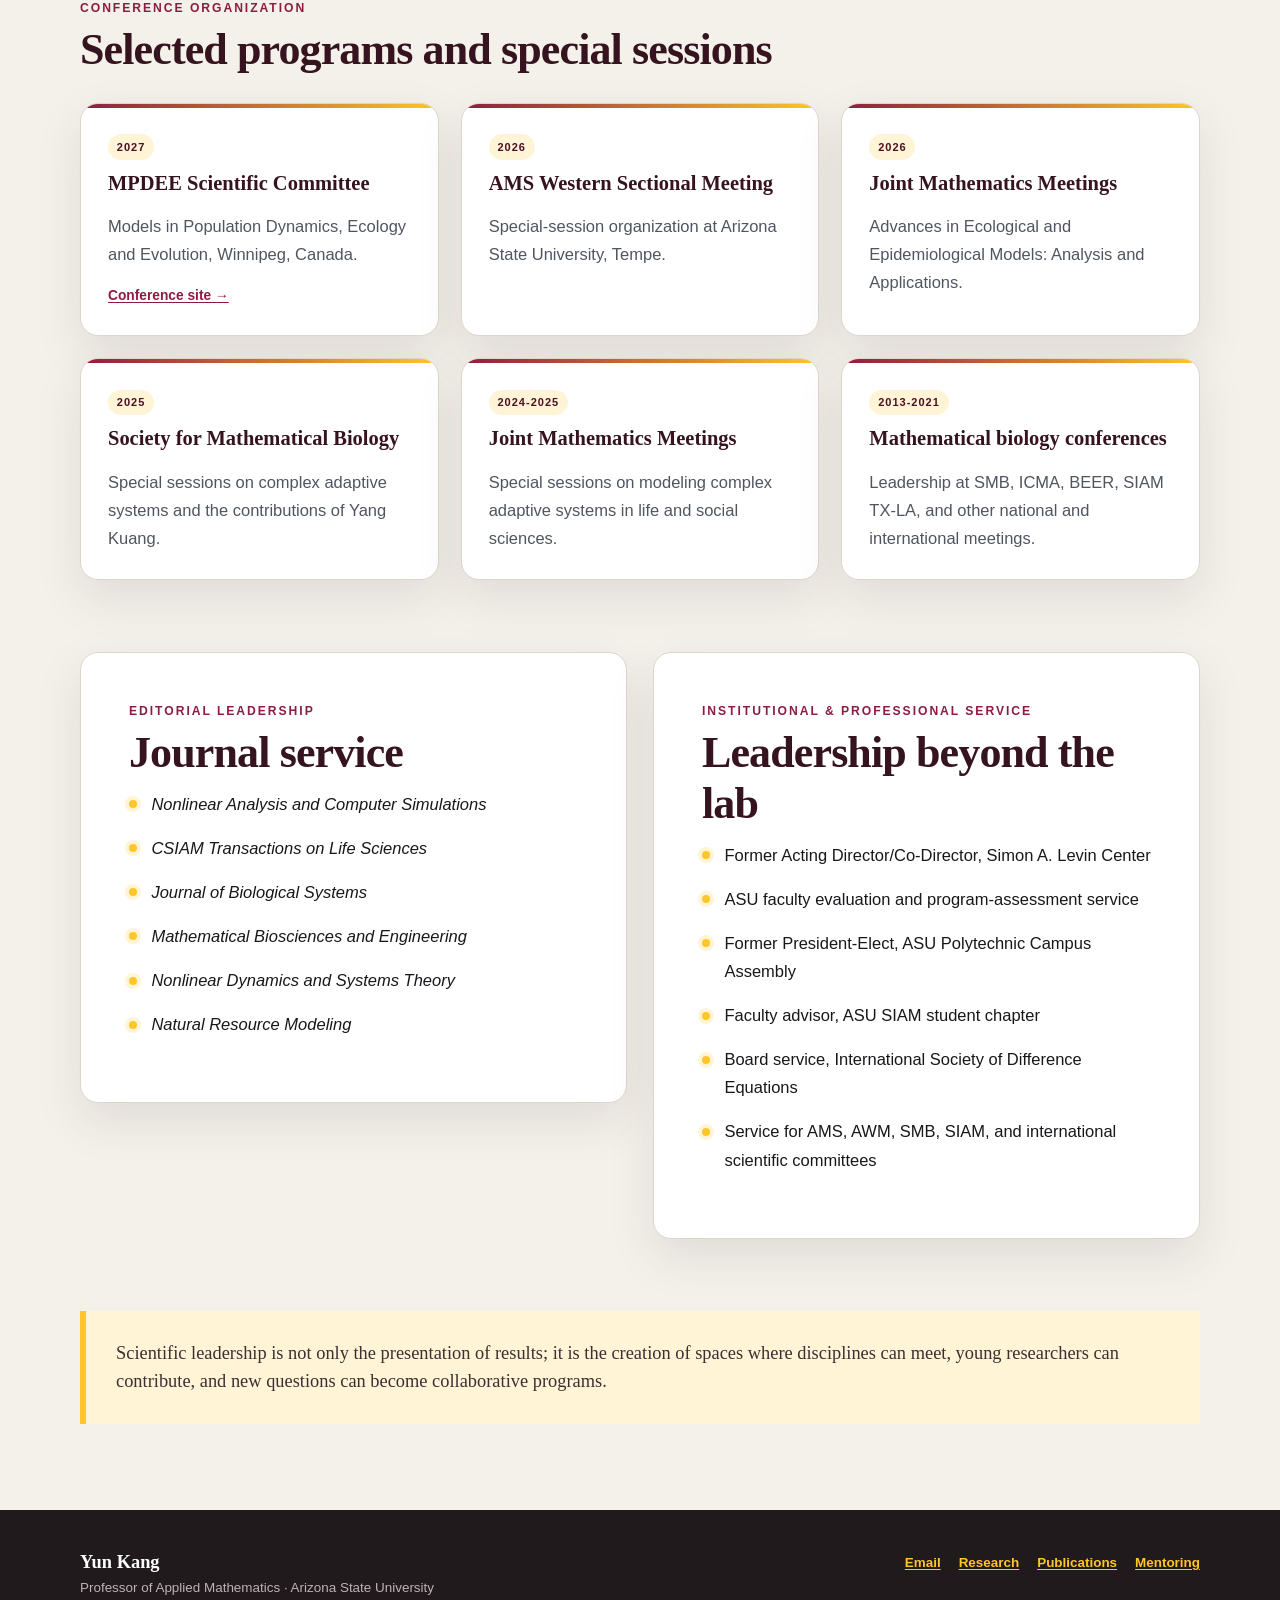
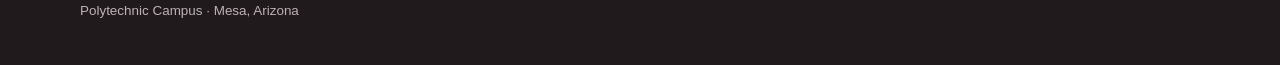
<file: mathbioconf.html>
<!doctype html>
<html lang="en"><head><meta charset="utf-8"><meta name="viewport" content="width=device-width,initial-scale=1">
<meta http-equiv="refresh" content="0; url=conferences.html"><link rel="canonical" href="conferences.html">
<title>Redirecting…</title></head><body><p>This page moved to <a href="conferences.html">conferences.html</a>.</p>
<script>location.replace('conferences.html' + location.hash);</script></body></html>
</file>
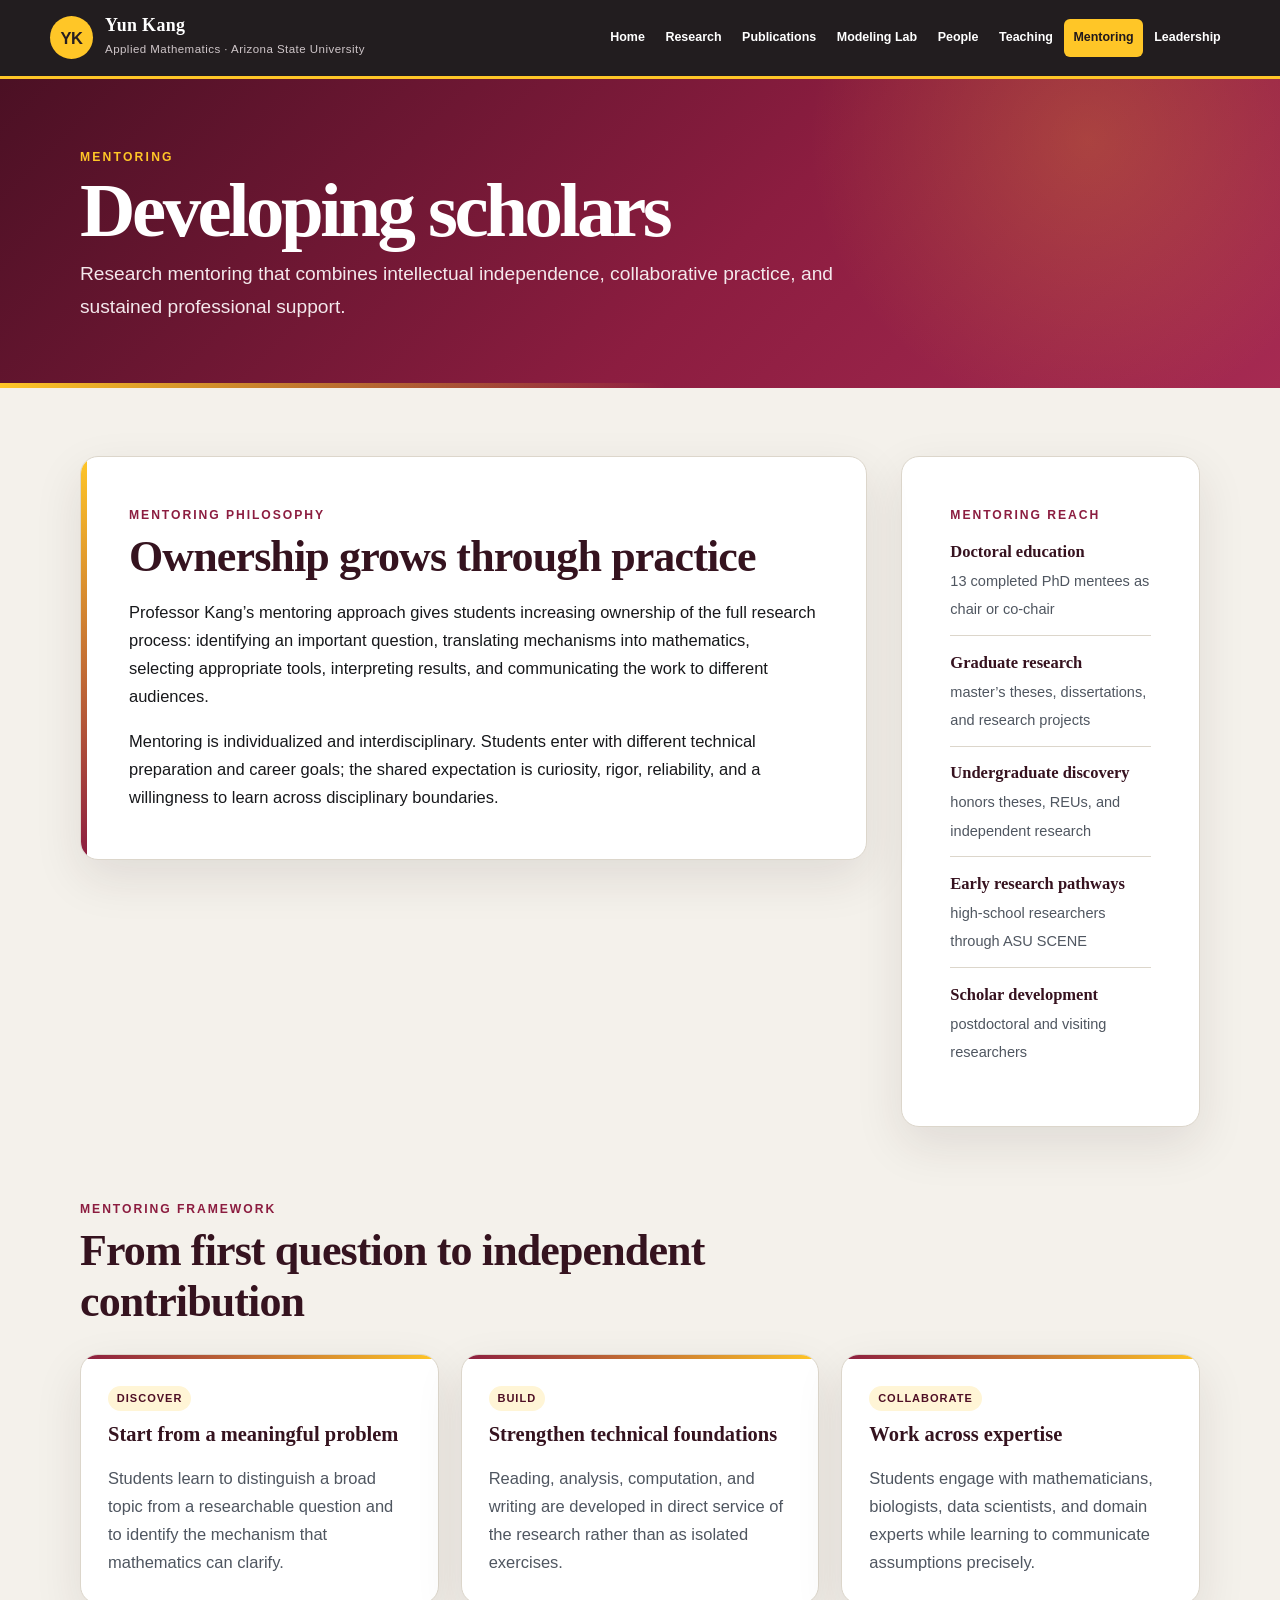
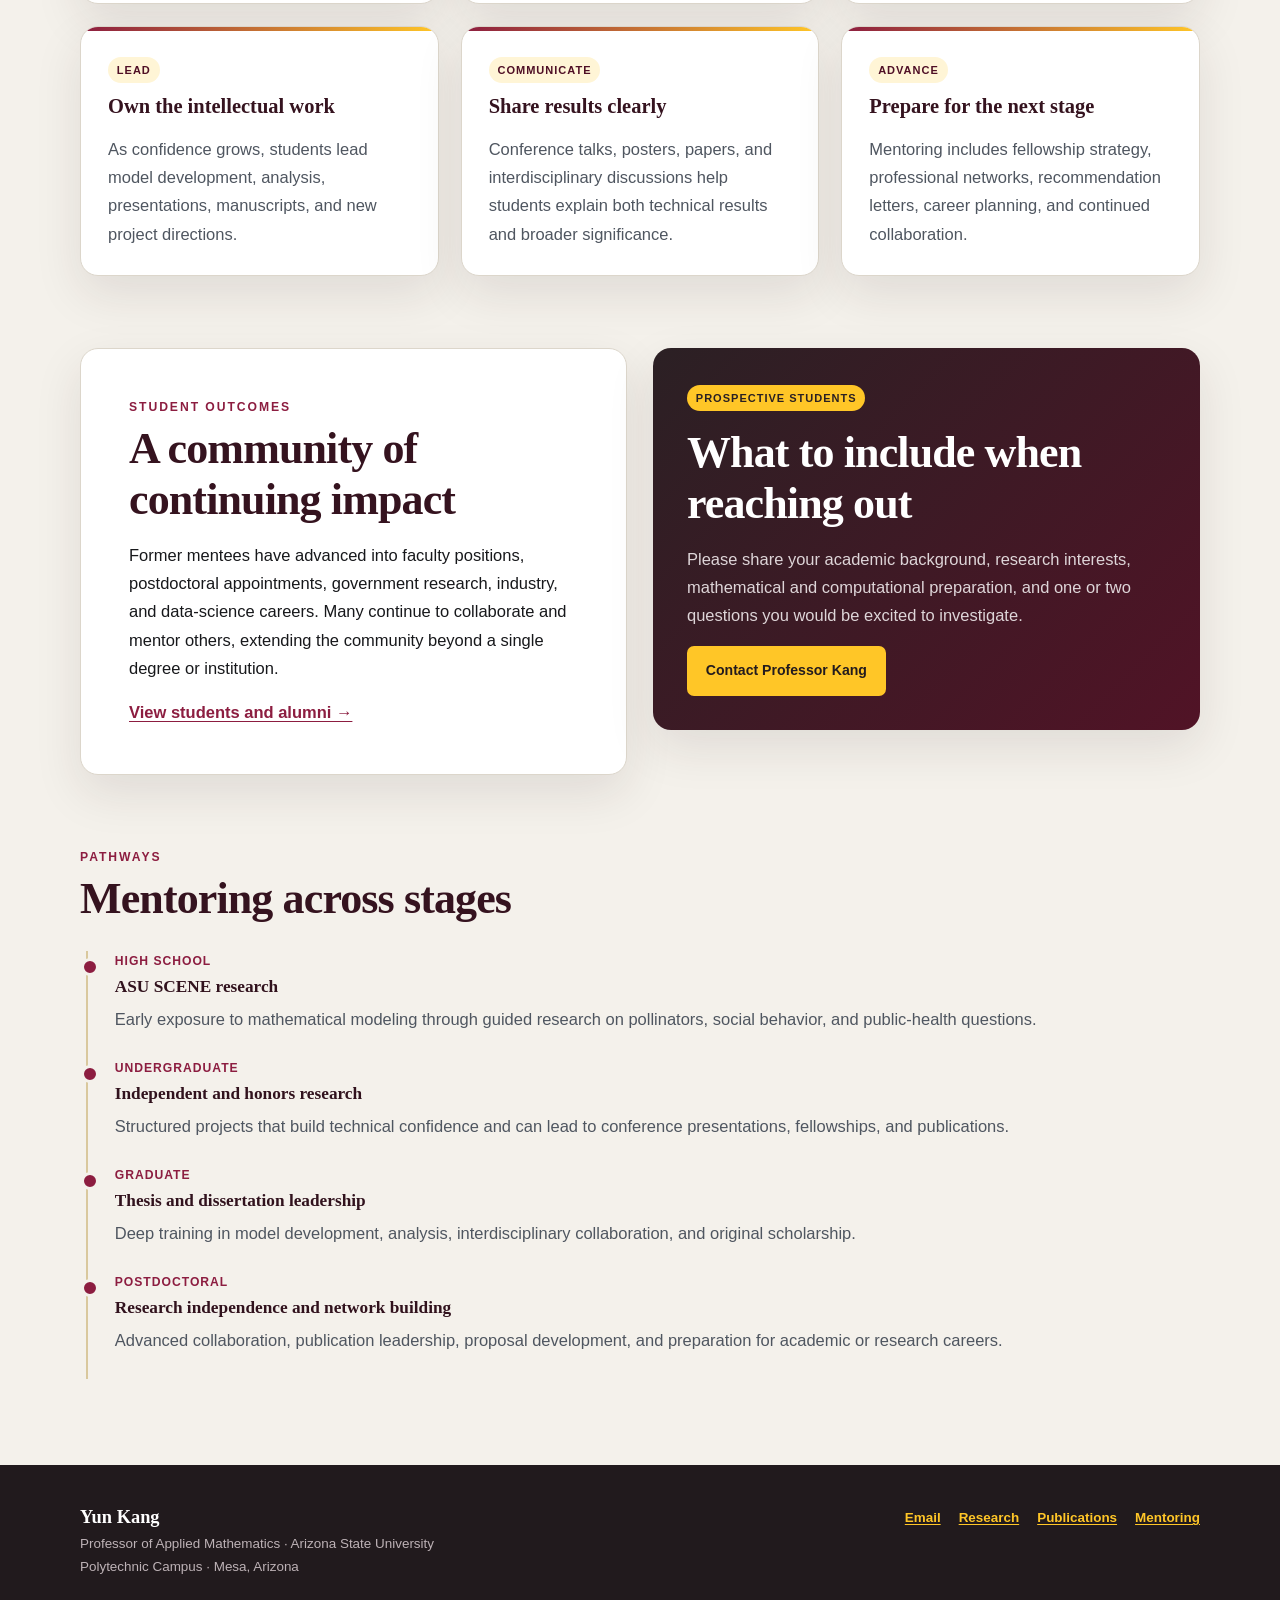
<file: mentoring.html>
<!doctype html>
<html lang="en">
<head>
  <meta charset="utf-8"><meta name="viewport" content="width=device-width, initial-scale=1">
  <meta name="description" content="Research mentoring by Yun Kang for students and scholars from high school through postdoctoral training.">
  <meta name="theme-color" content="#8c1d40"><title>Mentoring | Yun Kang</title>
  <link rel="stylesheet" href="assets/site.css"><script defer src="assets/site.js"></script>
</head>
<body>
  <a class="skip-link" href="#main-content">Skip to content</a>
  <header class="site-header"><div class="header-inner">
    <a class="site-name" href="index.html"><span class="site-mark">YK</span><span><strong>Yun Kang</strong><small>Applied Mathematics · Arizona State University</small></span></a>
    <button class="menu-button" type="button" aria-expanded="false" aria-controls="site-nav">Menu</button>
    <nav id="site-nav" class="site-nav" aria-label="Primary navigation"><a href="index.html">Home</a><a href="research.html">Research</a><a href="publications.html">Publications</a><a href="lab.html">Modeling Lab</a><a href="people.html">People</a><a href="teaching.html">Teaching</a><a class="active" aria-current="page" href="mentoring.html">Mentoring</a><a href="conferences.html">Leadership</a></nav>
  </div></header>
  <main id="main-content">
    <section class="page-hero"><div class="hero-inner"><div class="eyebrow">Mentoring</div><h1>Developing scholars</h1><p>Research mentoring that combines intellectual independence, collaborative practice, and sustained professional support.</p></div></section>
    <div class="content">
      <section class="section bio-grid reveal">
        <div class="panel profile-panel"><div class="kicker">Mentoring philosophy</div><h2>Ownership grows through practice</h2><p>Professor Kang’s mentoring approach gives students increasing ownership of the full research process: identifying an important question, translating mechanisms into mathematics, selecting appropriate tools, interpreting results, and communicating the work to different audiences.</p><p>Mentoring is individualized and interdisciplinary. Students enter with different technical preparation and career goals; the shared expectation is curiosity, rigor, reliability, and a willingness to learn across disciplinary boundaries.</p></div>
        <aside class="panel"><div class="kicker">Mentoring reach</div><ul class="credentials"><li><strong>Doctoral education</strong><span>13 completed PhD mentees as chair or co-chair</span></li><li><strong>Graduate research</strong><span>master’s theses, dissertations, and research projects</span></li><li><strong>Undergraduate discovery</strong><span>honors theses, REUs, and independent research</span></li><li><strong>Early research pathways</strong><span>high-school researchers through ASU SCENE</span></li><li><strong>Scholar development</strong><span>postdoctoral and visiting researchers</span></li></ul></aside>
      </section>

      <section class="section reveal">
        <div class="section-heading"><div class="kicker">Mentoring framework</div><h2>From first question to independent contribution</h2></div>
        <div class="card-grid">
          <article class="card"><span class="tag">Discover</span><h3>Start from a meaningful problem</h3><p>Students learn to distinguish a broad topic from a researchable question and to identify the mechanism that mathematics can clarify.</p></article>
          <article class="card"><span class="tag">Build</span><h3>Strengthen technical foundations</h3><p>Reading, analysis, computation, and writing are developed in direct service of the research rather than as isolated exercises.</p></article>
          <article class="card"><span class="tag">Collaborate</span><h3>Work across expertise</h3><p>Students engage with mathematicians, biologists, data scientists, and domain experts while learning to communicate assumptions precisely.</p></article>
          <article class="card"><span class="tag">Lead</span><h3>Own the intellectual work</h3><p>As confidence grows, students lead model development, analysis, presentations, manuscripts, and new project directions.</p></article>
          <article class="card"><span class="tag">Communicate</span><h3>Share results clearly</h3><p>Conference talks, posters, papers, and interdisciplinary discussions help students explain both technical results and broader significance.</p></article>
          <article class="card"><span class="tag">Advance</span><h3>Prepare for the next stage</h3><p>Mentoring includes fellowship strategy, professional networks, recommendation letters, career planning, and continued collaboration.</p></article>
        </div>
      </section>

      <section class="section split reveal">
        <div class="panel"><div class="kicker">Student outcomes</div><h2>A community of continuing impact</h2><p>Former mentees have advanced into faculty positions, postdoctoral appointments, government research, industry, and data-science careers. Many continue to collaborate and mentor others, extending the community beyond a single degree or institution.</p><p><a class="text-link" href="people.html">View students and alumni →</a></p></div>
        <div class="highlight"><span class="tag">Prospective students</span><h2>What to include when reaching out</h2><p>Please share your academic background, research interests, mathematical and computational preparation, and one or two questions you would be excited to investigate.</p><a class="button" href="mailto:yun.kang@asu.edu">Contact Professor Kang</a></div>
      </section>

      <section class="section reveal">
        <div class="section-heading"><div class="kicker">Pathways</div><h2>Mentoring across stages</h2></div>
        <ul class="timeline">
          <li><time>High school</time><strong>ASU SCENE research</strong><p>Early exposure to mathematical modeling through guided research on pollinators, social behavior, and public-health questions.</p></li>
          <li><time>Undergraduate</time><strong>Independent and honors research</strong><p>Structured projects that build technical confidence and can lead to conference presentations, fellowships, and publications.</p></li>
          <li><time>Graduate</time><strong>Thesis and dissertation leadership</strong><p>Deep training in model development, analysis, interdisciplinary collaboration, and original scholarship.</p></li>
          <li><time>Postdoctoral</time><strong>Research independence and network building</strong><p>Advanced collaboration, publication leadership, proposal development, and preparation for academic or research careers.</p></li>
        </ul>
      </section>
    </div>
  </main>
  <footer><div class="footer-inner"><div><strong>Yun Kang</strong><p>Professor of Applied Mathematics · Arizona State University<br>Polytechnic Campus · Mesa, Arizona</p></div><div class="footer-links"><a href="mailto:yun.kang@asu.edu">Email</a><a href="research.html">Research</a><a href="publications.html">Publications</a><a href="mentoring.html">Mentoring</a></div></div></footer>
</body>
</html>
</file>
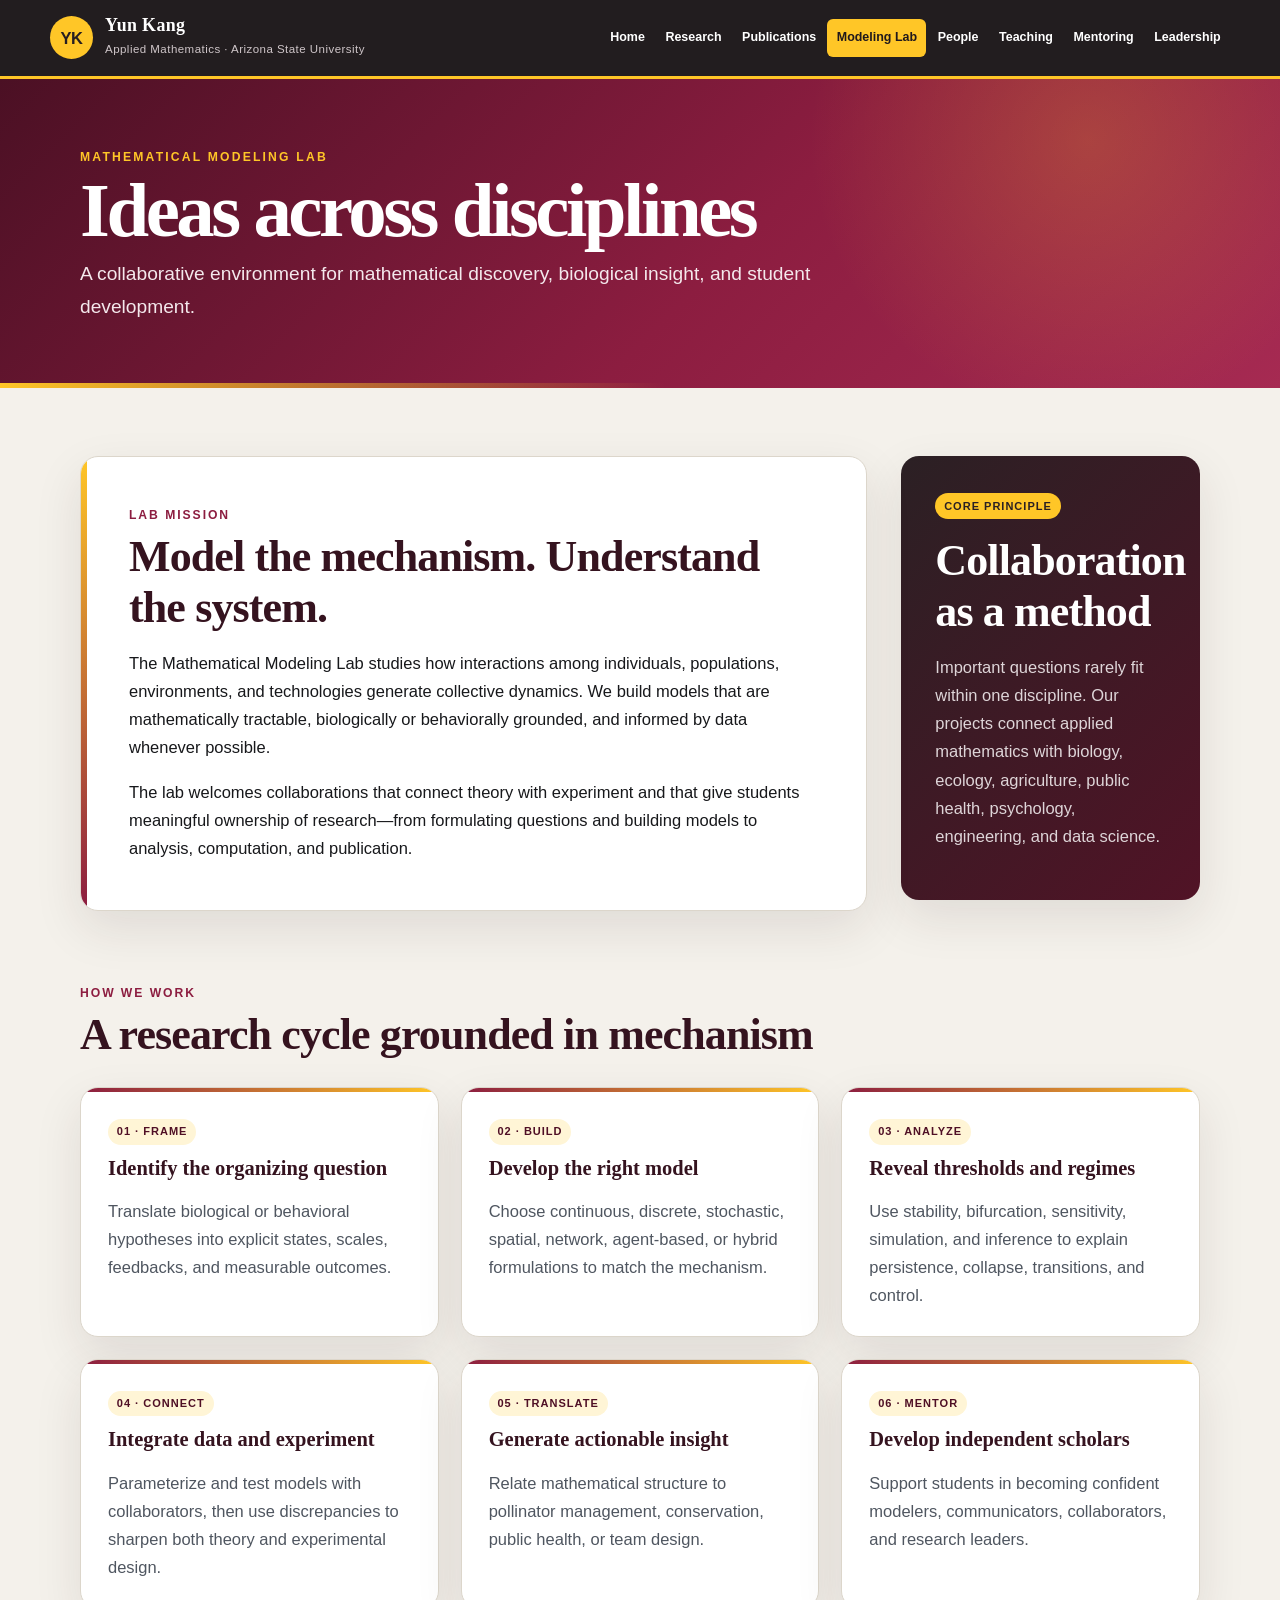
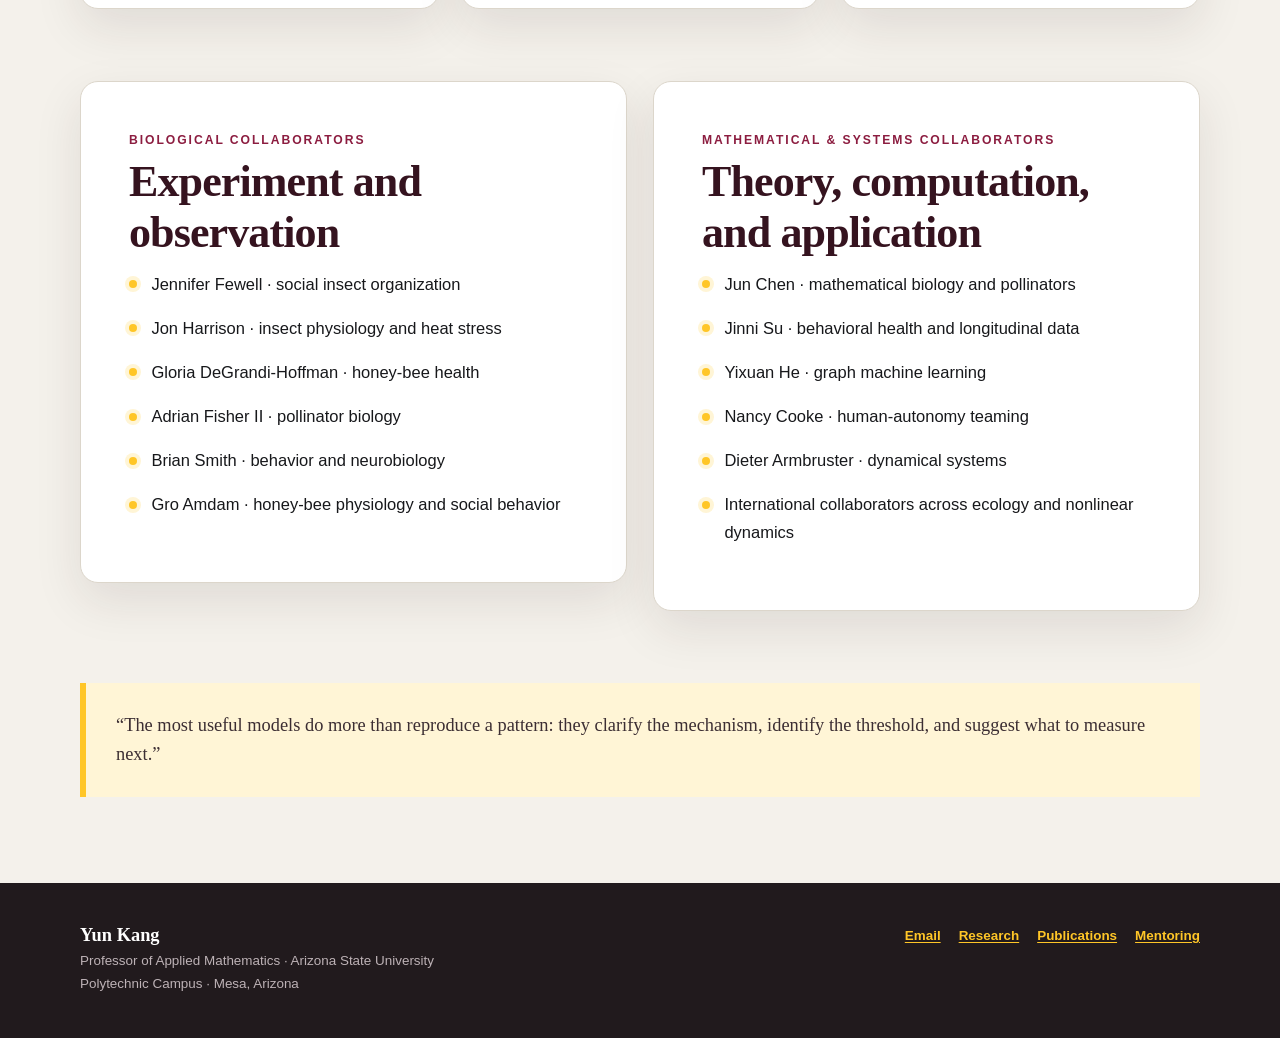
<file: MLSI.html>
<!doctype html>
<html lang="en"><head><meta charset="utf-8"><meta name="viewport" content="width=device-width,initial-scale=1">
<meta http-equiv="refresh" content="0; url=lab.html"><link rel="canonical" href="lab.html">
<title>Redirecting…</title></head><body><p>This page moved to <a href="lab.html">lab.html</a>.</p>
<script>location.replace('lab.html' + location.hash);</script></body></html>
</file>
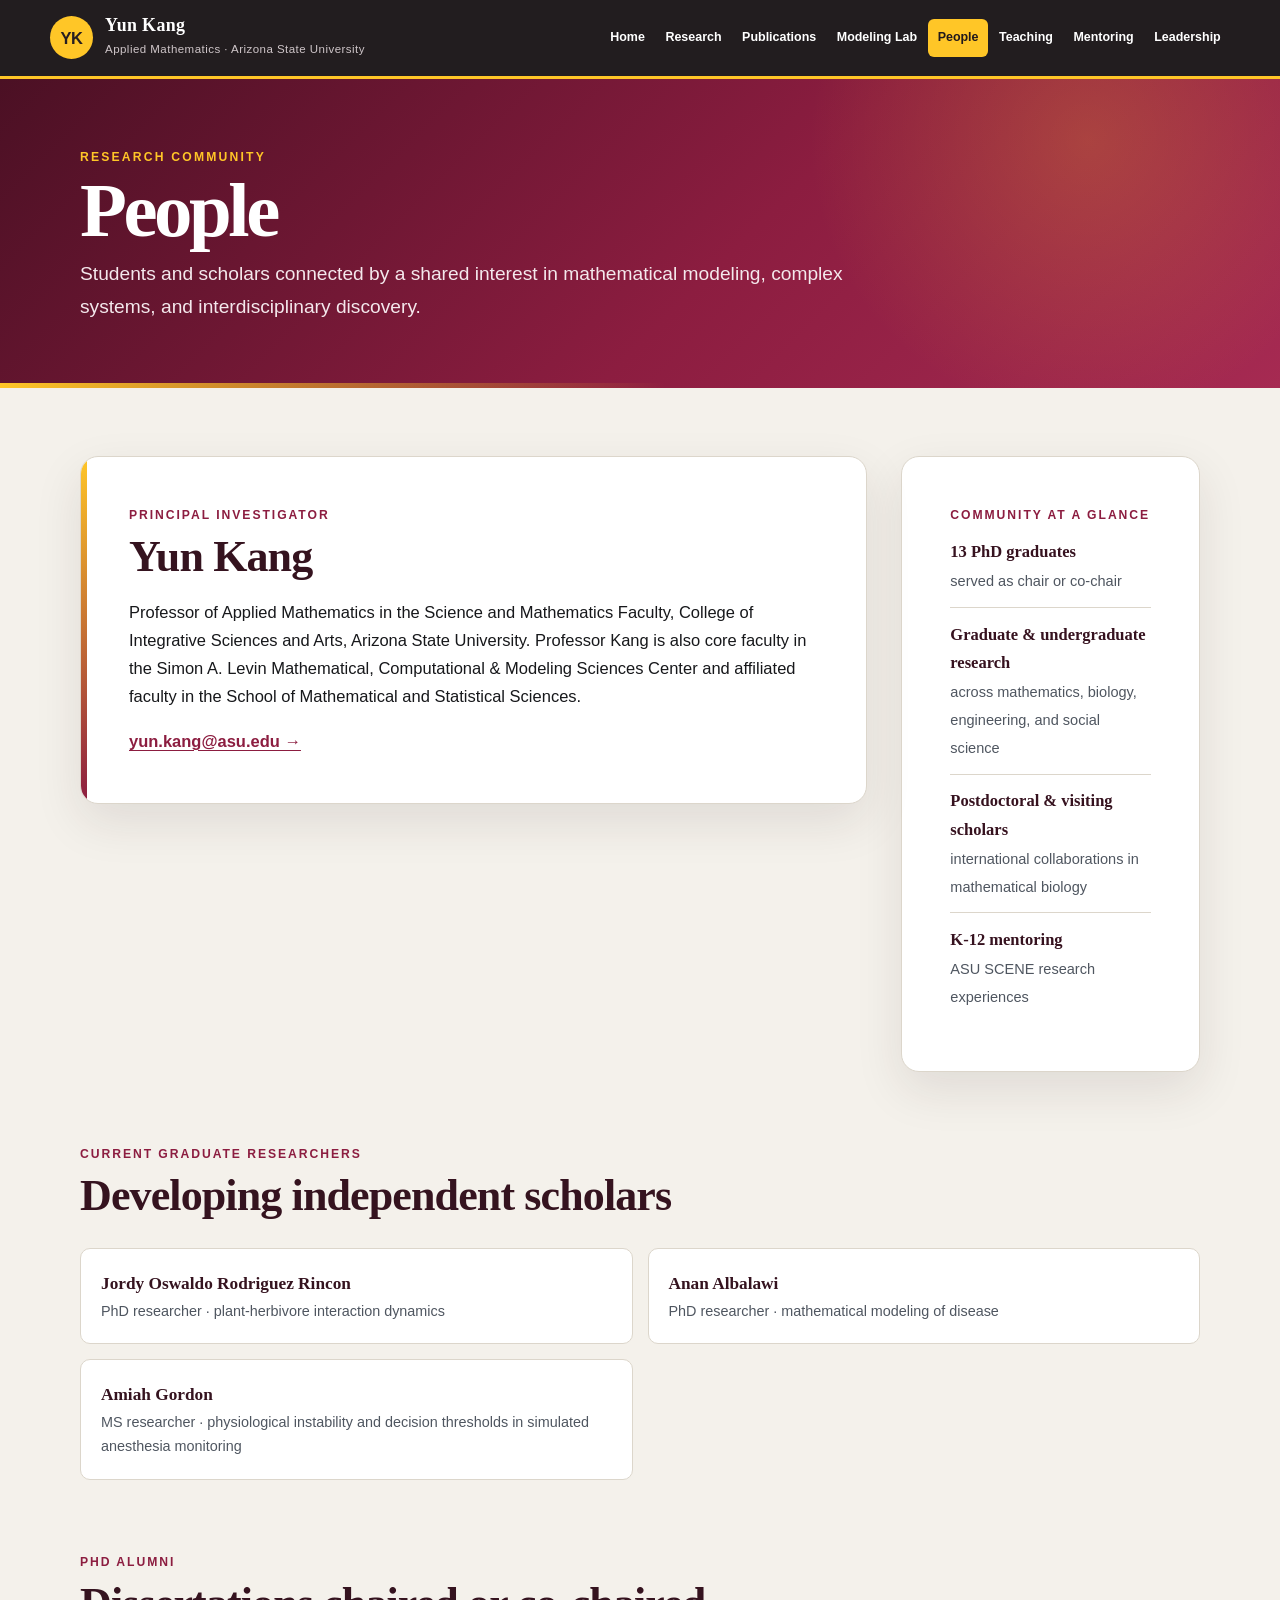
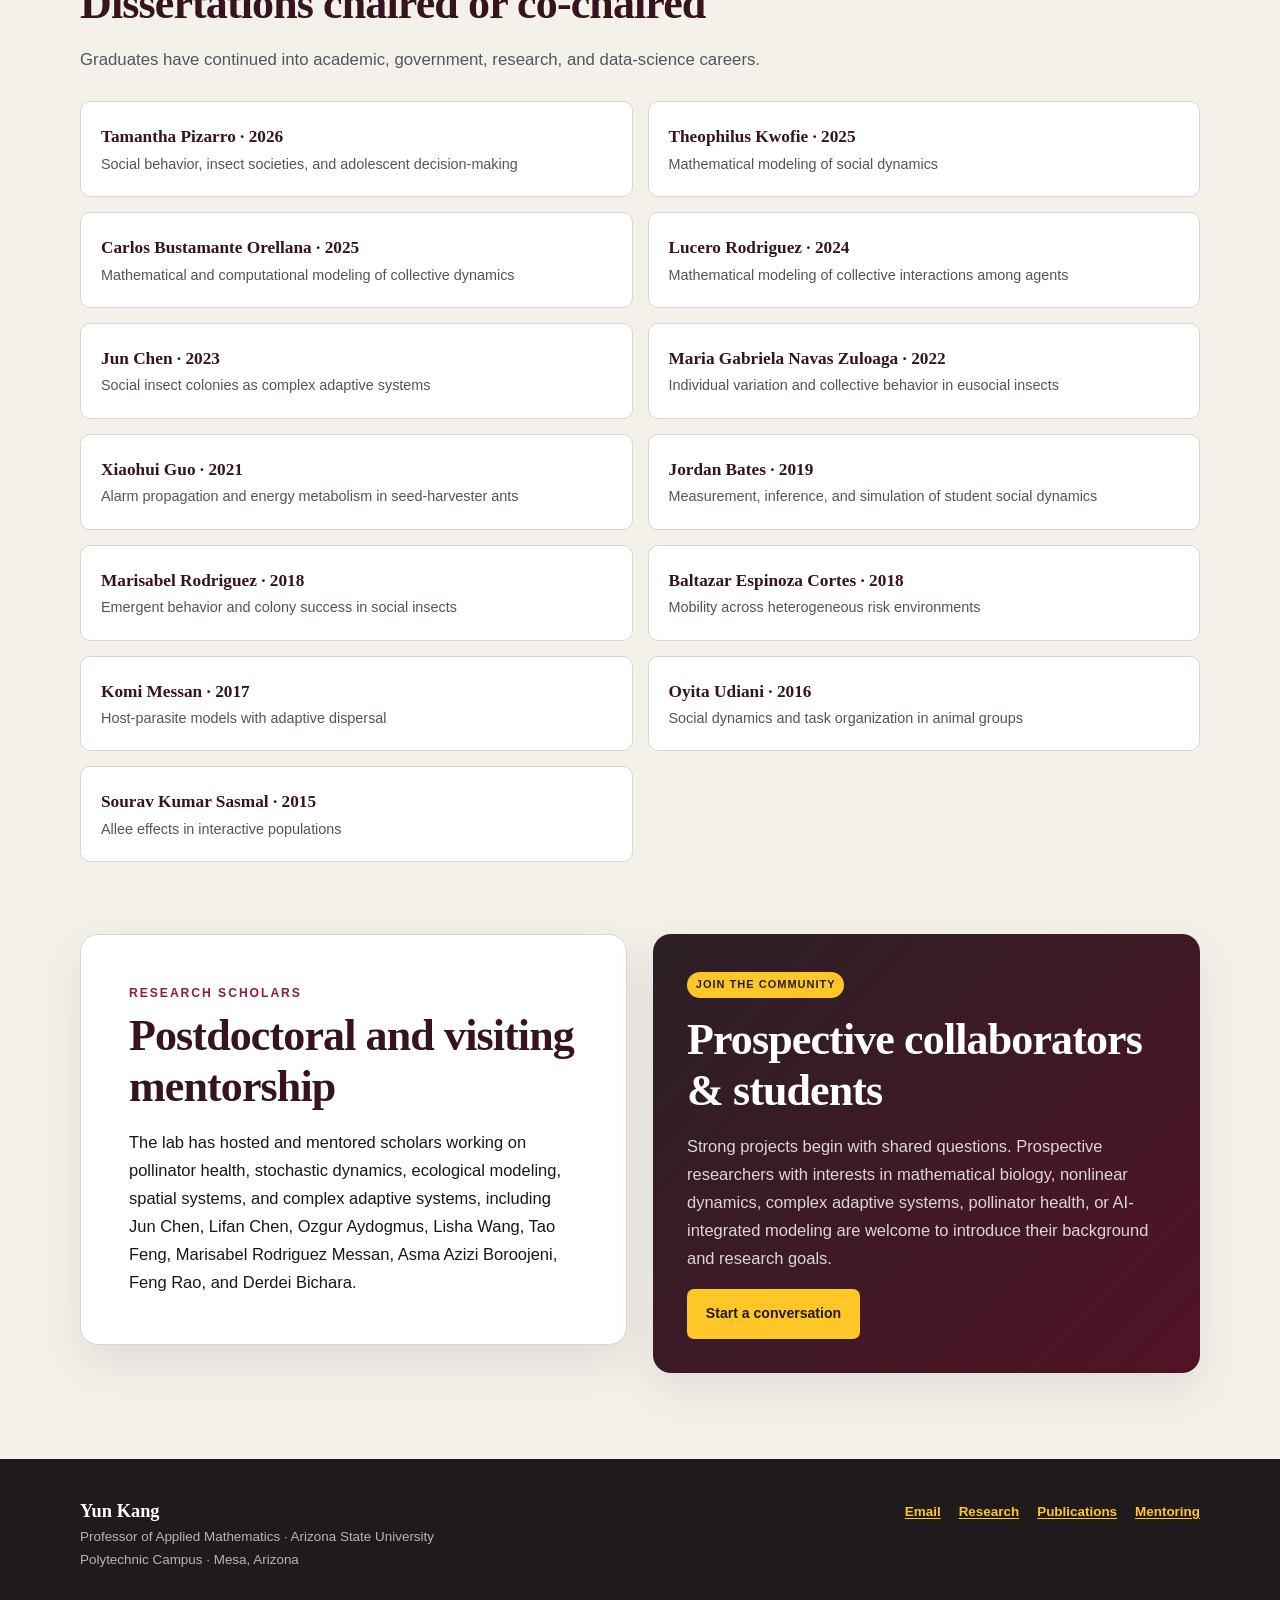
<file: people.html>
<!doctype html>
<html lang="en">
<head>
  <meta charset="utf-8"><meta name="viewport" content="width=device-width, initial-scale=1">
  <meta name="description" content="Students, alumni, scholars, and collaborators in Yun Kang's Mathematical Modeling Lab at Arizona State University.">
  <meta name="theme-color" content="#8c1d40"><title>People | Yun Kang</title>
  <link rel="stylesheet" href="assets/site.css"><script defer src="assets/site.js"></script>
</head>
<body>
  <a class="skip-link" href="#main-content">Skip to content</a>
  <header class="site-header"><div class="header-inner">
    <a class="site-name" href="index.html"><span class="site-mark">YK</span><span><strong>Yun Kang</strong><small>Applied Mathematics · Arizona State University</small></span></a>
    <button class="menu-button" type="button" aria-expanded="false" aria-controls="site-nav">Menu</button>
    <nav id="site-nav" class="site-nav" aria-label="Primary navigation"><a href="index.html">Home</a><a href="research.html">Research</a><a href="publications.html">Publications</a><a href="lab.html">Modeling Lab</a><a class="active" aria-current="page" href="people.html">People</a><a href="teaching.html">Teaching</a><a href="mentoring.html">Mentoring</a><a href="conferences.html">Leadership</a></nav>
  </div></header>
  <main id="main-content">
    <section class="page-hero"><div class="hero-inner"><div class="eyebrow">Research community</div><h1>People</h1><p>Students and scholars connected by a shared interest in mathematical modeling, complex systems, and interdisciplinary discovery.</p></div></section>
    <div class="content">
      <section class="section bio-grid reveal">
        <div class="panel profile-panel"><div class="kicker">Principal investigator</div><h2>Yun Kang</h2><p>Professor of Applied Mathematics in the Science and Mathematics Faculty, College of Integrative Sciences and Arts, Arizona State University. Professor Kang is also core faculty in the Simon A. Levin Mathematical, Computational &amp; Modeling Sciences Center and affiliated faculty in the School of Mathematical and Statistical Sciences.</p><p><a class="text-link" href="mailto:yun.kang@asu.edu">yun.kang@asu.edu →</a></p></div>
        <aside class="panel"><div class="kicker">Community at a glance</div><ul class="credentials"><li><strong>13 PhD graduates</strong><span>served as chair or co-chair</span></li><li><strong>Graduate &amp; undergraduate research</strong><span>across mathematics, biology, engineering, and social science</span></li><li><strong>Postdoctoral &amp; visiting scholars</strong><span>international collaborations in mathematical biology</span></li><li><strong>K-12 mentoring</strong><span>ASU SCENE research experiences</span></li></ul></aside>
      </section>

      <section class="section reveal">
        <div class="section-heading"><div class="kicker">Current graduate researchers</div><h2>Developing independent scholars</h2></div>
        <ul class="people-list">
          <li><strong>Jordy Oswaldo Rodriguez Rincon</strong><span>PhD researcher · plant-herbivore interaction dynamics</span></li>
          <li><strong>Anan Albalawi</strong><span>PhD researcher · mathematical modeling of disease</span></li>
          <li><strong>Amiah Gordon</strong><span>MS researcher · physiological instability and decision thresholds in simulated anesthesia monitoring</span></li>
        </ul>
      </section>

      <section class="section reveal">
        <div class="section-heading"><div class="kicker">PhD alumni</div><h2>Dissertations chaired or co-chaired</h2><p>Graduates have continued into academic, government, research, and data-science careers.</p></div>
        <ul class="people-list">
          <li><strong>Tamantha Pizarro · 2026</strong><span>Social behavior, insect societies, and adolescent decision-making</span></li>
          <li><strong>Theophilus Kwofie · 2025</strong><span>Mathematical modeling of social dynamics</span></li>
          <li><strong>Carlos Bustamante Orellana · 2025</strong><span>Mathematical and computational modeling of collective dynamics</span></li>
          <li><strong>Lucero Rodriguez · 2024</strong><span>Mathematical modeling of collective interactions among agents</span></li>
          <li><strong>Jun Chen · 2023</strong><span>Social insect colonies as complex adaptive systems</span></li>
          <li><strong>Maria Gabriela Navas Zuloaga · 2022</strong><span>Individual variation and collective behavior in eusocial insects</span></li>
          <li><strong>Xiaohui Guo · 2021</strong><span>Alarm propagation and energy metabolism in seed-harvester ants</span></li>
          <li><strong>Jordan Bates · 2019</strong><span>Measurement, inference, and simulation of student social dynamics</span></li>
          <li><strong>Marisabel Rodriguez · 2018</strong><span>Emergent behavior and colony success in social insects</span></li>
          <li><strong>Baltazar Espinoza Cortes · 2018</strong><span>Mobility across heterogeneous risk environments</span></li>
          <li><strong>Komi Messan · 2017</strong><span>Host-parasite models with adaptive dispersal</span></li>
          <li><strong>Oyita Udiani · 2016</strong><span>Social dynamics and task organization in animal groups</span></li>
          <li><strong>Sourav Kumar Sasmal · 2015</strong><span>Allee effects in interactive populations</span></li>
        </ul>
      </section>

      <section class="section split reveal">
        <div class="panel"><div class="kicker">Research scholars</div><h2>Postdoctoral and visiting mentorship</h2><p>The lab has hosted and mentored scholars working on pollinator health, stochastic dynamics, ecological modeling, spatial systems, and complex adaptive systems, including Jun Chen, Lifan Chen, Ozgur Aydogmus, Lisha Wang, Tao Feng, Marisabel Rodriguez Messan, Asma Azizi Boroojeni, Feng Rao, and Derdei Bichara.</p></div>
        <div class="highlight"><span class="tag">Join the community</span><h2>Prospective collaborators &amp; students</h2><p>Strong projects begin with shared questions. Prospective researchers with interests in mathematical biology, nonlinear dynamics, complex adaptive systems, pollinator health, or AI-integrated modeling are welcome to introduce their background and research goals.</p><a class="button" href="mailto:yun.kang@asu.edu">Start a conversation</a></div>
      </section>
    </div>
  </main>
  <footer><div class="footer-inner"><div><strong>Yun Kang</strong><p>Professor of Applied Mathematics · Arizona State University<br>Polytechnic Campus · Mesa, Arizona</p></div><div class="footer-links"><a href="mailto:yun.kang@asu.edu">Email</a><a href="research.html">Research</a><a href="publications.html">Publications</a><a href="mentoring.html">Mentoring</a></div></div></footer>
</body>
</html>
</file>
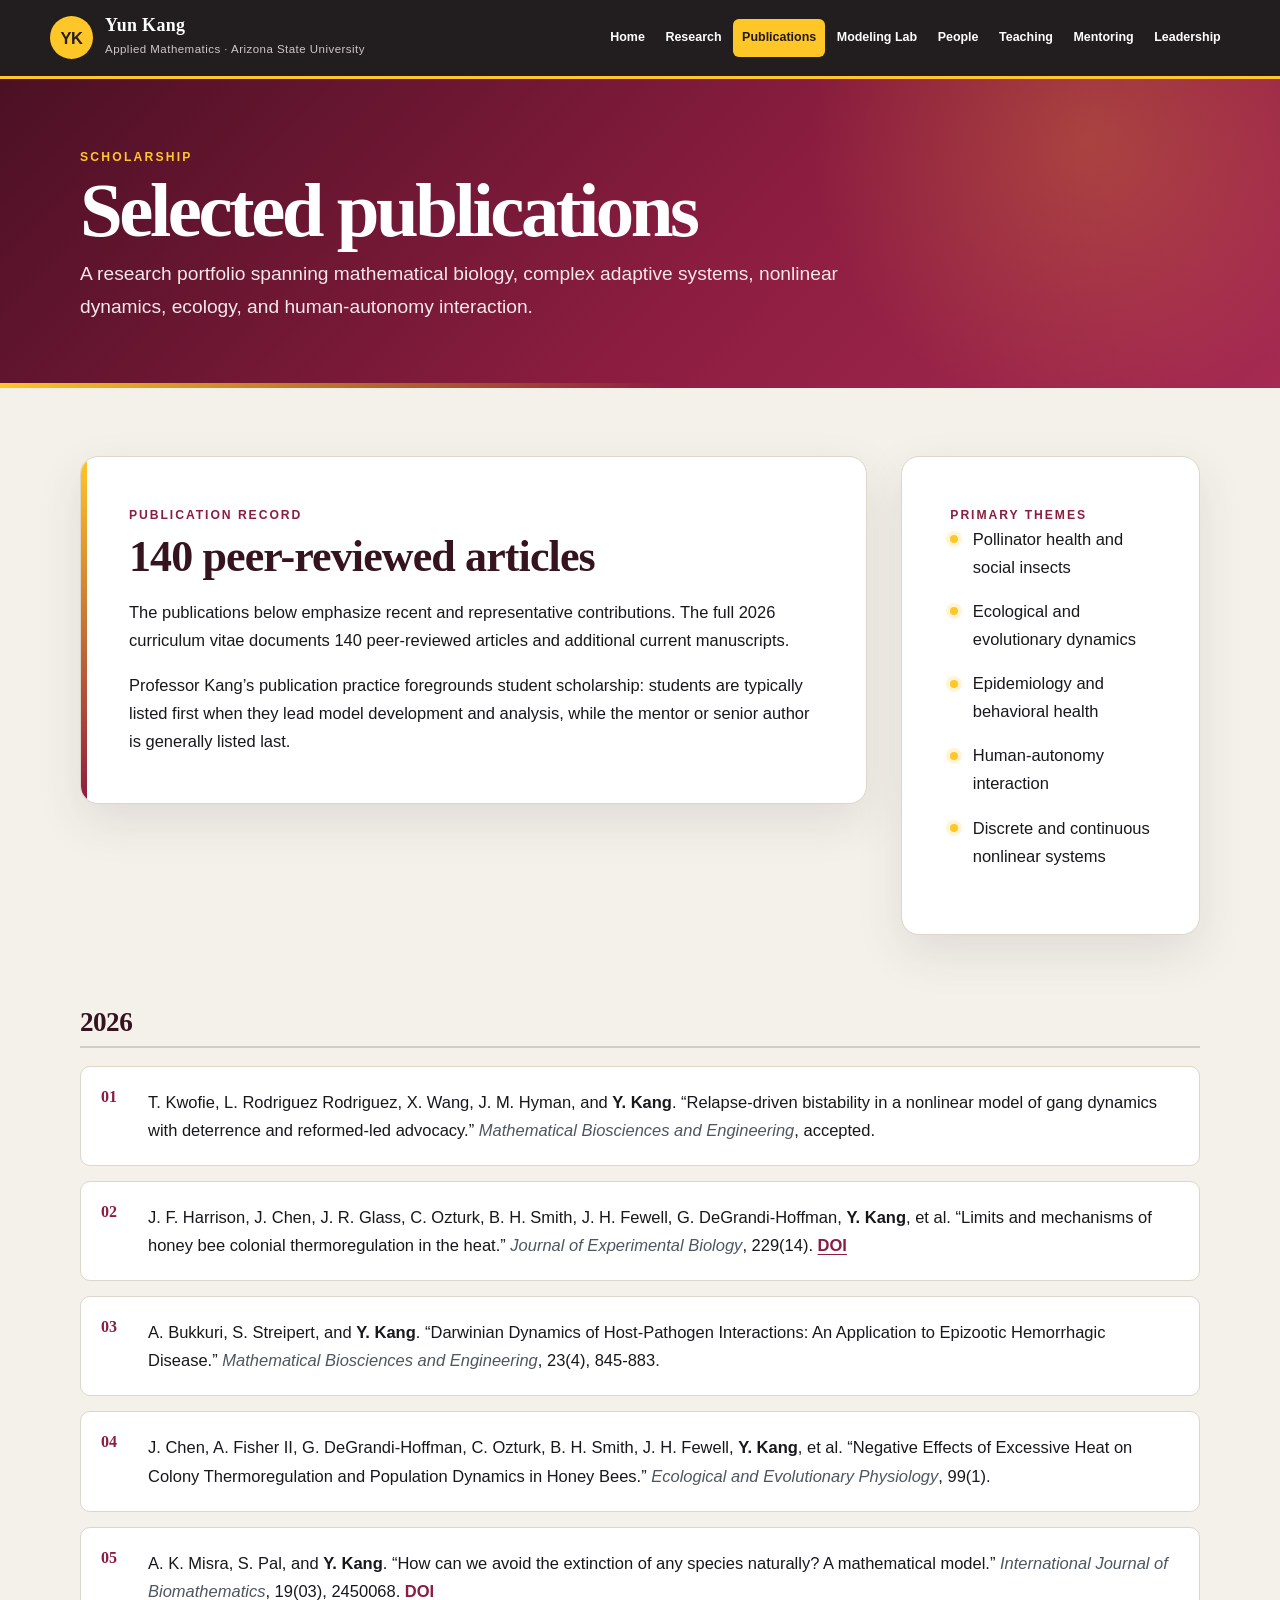
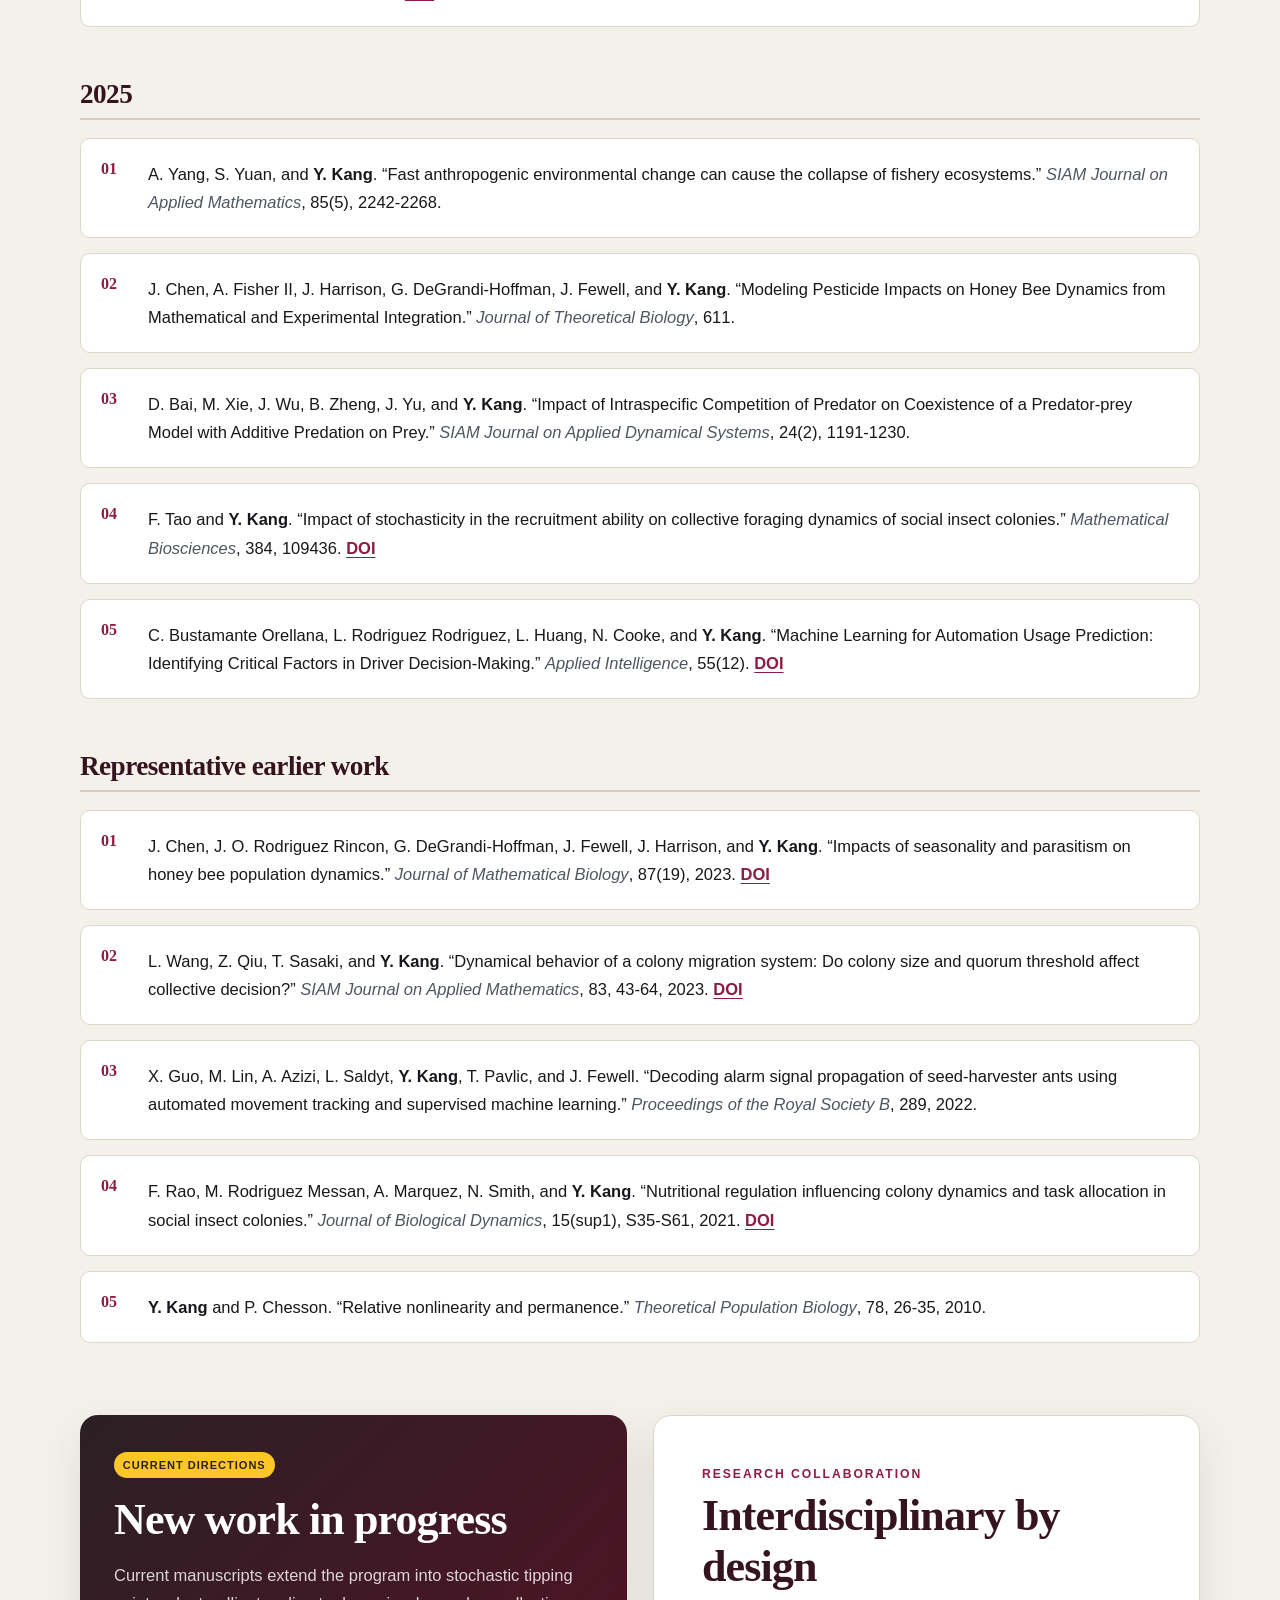
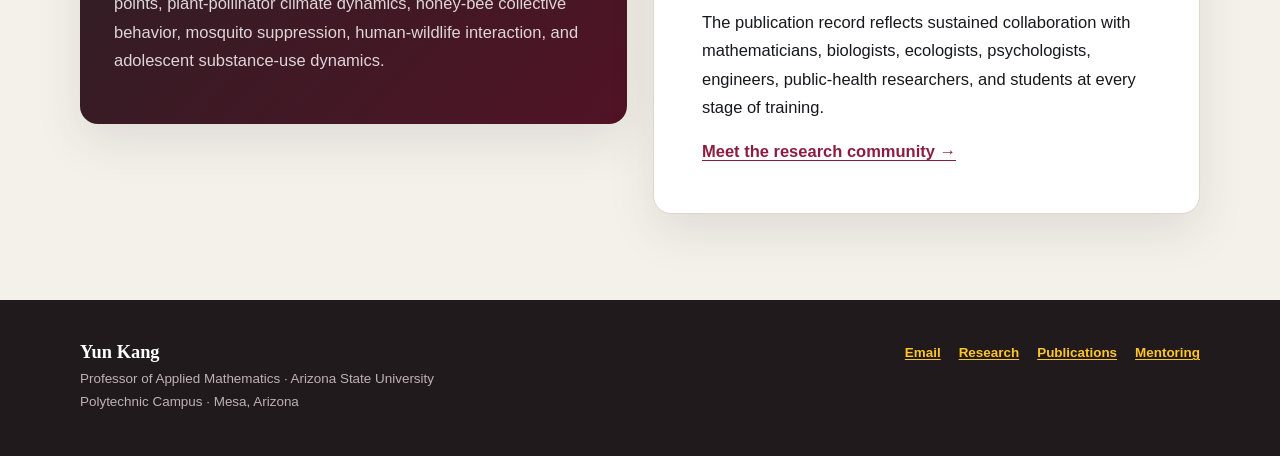
<file: publications.html>
<!doctype html>
<html lang="en">
<head>
  <meta charset="utf-8"><meta name="viewport" content="width=device-width, initial-scale=1">
  <meta name="description" content="Selected publications by Yun Kang in mathematical biology, nonlinear dynamics, pollinator health, ecology, and human-autonomy interaction.">
  <meta name="theme-color" content="#8c1d40"><title>Publications | Yun Kang</title>
  <link rel="stylesheet" href="assets/site.css"><script defer src="assets/site.js"></script>
</head>
<body>
  <a class="skip-link" href="#main-content">Skip to content</a>
  <header class="site-header"><div class="header-inner">
    <a class="site-name" href="index.html"><span class="site-mark">YK</span><span><strong>Yun Kang</strong><small>Applied Mathematics · Arizona State University</small></span></a>
    <button class="menu-button" type="button" aria-expanded="false" aria-controls="site-nav">Menu</button>
    <nav id="site-nav" class="site-nav" aria-label="Primary navigation"><a href="index.html">Home</a><a href="research.html">Research</a><a class="active" aria-current="page" href="publications.html">Publications</a><a href="lab.html">Modeling Lab</a><a href="people.html">People</a><a href="teaching.html">Teaching</a><a href="mentoring.html">Mentoring</a><a href="conferences.html">Leadership</a></nav>
  </div></header>
  <main id="main-content">
    <section class="page-hero"><div class="hero-inner"><div class="eyebrow">Scholarship</div><h1>Selected publications</h1><p>A research portfolio spanning mathematical biology, complex adaptive systems, nonlinear dynamics, ecology, and human-autonomy interaction.</p></div></section>
    <div class="content">
      <section class="section bio-grid reveal">
        <div class="panel profile-panel"><div class="kicker">Publication record</div><h2>140 peer-reviewed articles</h2><p>The publications below emphasize recent and representative contributions. The full 2026 curriculum vitae documents 140 peer-reviewed articles and additional current manuscripts.</p><p>Professor Kang’s publication practice foregrounds student scholarship: students are typically listed first when they lead model development and analysis, while the mentor or senior author is generally listed last.</p></div>
        <aside class="panel"><div class="kicker">Primary themes</div><ul class="feature-list"><li>Pollinator health and social insects</li><li>Ecological and evolutionary dynamics</li><li>Epidemiology and behavioral health</li><li>Human-autonomy interaction</li><li>Discrete and continuous nonlinear systems</li></ul></aside>
      </section>

      <section class="section reveal">
        <h2 class="year-group">2026</h2>
        <ol class="publication-list">
          <li><cite>T. Kwofie, L. Rodriguez Rodriguez, X. Wang, J. M. Hyman, and <strong>Y. Kang</strong>. “Relapse-driven bistability in a nonlinear model of gang dynamics with deterrence and reformed-led advocacy.” <em>Mathematical Biosciences and Engineering</em>, accepted.</cite></li>
          <li><cite>J. F. Harrison, J. Chen, J. R. Glass, C. Ozturk, B. H. Smith, J. H. Fewell, G. DeGrandi-Hoffman, <strong>Y. Kang</strong>, et al. “Limits and mechanisms of honey bee colonial thermoregulation in the heat.” <em>Journal of Experimental Biology</em>, 229(14). <a href="https://doi.org/10.1242/jeb.252357">DOI</a></cite></li>
          <li><cite>A. Bukkuri, S. Streipert, and <strong>Y. Kang</strong>. “Darwinian Dynamics of Host-Pathogen Interactions: An Application to Epizootic Hemorrhagic Disease.” <em>Mathematical Biosciences and Engineering</em>, 23(4), 845-883.</cite></li>
          <li><cite>J. Chen, A. Fisher II, G. DeGrandi-Hoffman, C. Ozturk, B. H. Smith, J. H. Fewell, <strong>Y. Kang</strong>, et al. “Negative Effects of Excessive Heat on Colony Thermoregulation and Population Dynamics in Honey Bees.” <em>Ecological and Evolutionary Physiology</em>, 99(1).</cite></li>
          <li><cite>A. K. Misra, S. Pal, and <strong>Y. Kang</strong>. “How can we avoid the extinction of any species naturally? A mathematical model.” <em>International Journal of Biomathematics</em>, 19(03), 2450068. <a href="https://doi.org/10.1142/S1793524524500682">DOI</a></cite></li>
        </ol>

        <h2 class="year-group">2025</h2>
        <ol class="publication-list">
          <li><cite>A. Yang, S. Yuan, and <strong>Y. Kang</strong>. “Fast anthropogenic environmental change can cause the collapse of fishery ecosystems.” <em>SIAM Journal on Applied Mathematics</em>, 85(5), 2242-2268.</cite></li>
          <li><cite>J. Chen, A. Fisher II, J. Harrison, G. DeGrandi-Hoffman, J. Fewell, and <strong>Y. Kang</strong>. “Modeling Pesticide Impacts on Honey Bee Dynamics from Mathematical and Experimental Integration.” <em>Journal of Theoretical Biology</em>, 611.</cite></li>
          <li><cite>D. Bai, M. Xie, J. Wu, B. Zheng, J. Yu, and <strong>Y. Kang</strong>. “Impact of Intraspecific Competition of Predator on Coexistence of a Predator-prey Model with Additive Predation on Prey.” <em>SIAM Journal on Applied Dynamical Systems</em>, 24(2), 1191-1230.</cite></li>
          <li><cite>F. Tao and <strong>Y. Kang</strong>. “Impact of stochasticity in the recruitment ability on collective foraging dynamics of social insect colonies.” <em>Mathematical Biosciences</em>, 384, 109436. <a href="https://doi.org/10.1016/j.mbs.2025.109436">DOI</a></cite></li>
          <li><cite>C. Bustamante Orellana, L. Rodriguez Rodriguez, L. Huang, N. Cooke, and <strong>Y. Kang</strong>. “Machine Learning for Automation Usage Prediction: Identifying Critical Factors in Driver Decision-Making.” <em>Applied Intelligence</em>, 55(12). <a href="https://doi.org/10.1007/s10489-024-06052-2">DOI</a></cite></li>
        </ol>

        <h2 class="year-group">Representative earlier work</h2>
        <ol class="publication-list">
          <li><cite>J. Chen, J. O. Rodriguez Rincon, G. DeGrandi-Hoffman, J. Fewell, J. Harrison, and <strong>Y. Kang</strong>. “Impacts of seasonality and parasitism on honey bee population dynamics.” <em>Journal of Mathematical Biology</em>, 87(19), 2023. <a href="https://doi.org/10.1007/s00285-023-01952-2">DOI</a></cite></li>
          <li><cite>L. Wang, Z. Qiu, T. Sasaki, and <strong>Y. Kang</strong>. “Dynamical behavior of a colony migration system: Do colony size and quorum threshold affect collective decision?” <em>SIAM Journal on Applied Mathematics</em>, 83, 43-64, 2023. <a href="https://doi.org/10.1137/22M1478690">DOI</a></cite></li>
          <li><cite>X. Guo, M. Lin, A. Azizi, L. Saldyt, <strong>Y. Kang</strong>, T. Pavlic, and J. Fewell. “Decoding alarm signal propagation of seed-harvester ants using automated movement tracking and supervised machine learning.” <em>Proceedings of the Royal Society B</em>, 289, 2022.</cite></li>
          <li><cite>F. Rao, M. Rodriguez Messan, A. Marquez, N. Smith, and <strong>Y. Kang</strong>. “Nutritional regulation influencing colony dynamics and task allocation in social insect colonies.” <em>Journal of Biological Dynamics</em>, 15(sup1), S35-S61, 2021. <a href="https://doi.org/10.1080/17513758.2020.1786859">DOI</a></cite></li>
          <li><cite><strong>Y. Kang</strong> and P. Chesson. “Relative nonlinearity and permanence.” <em>Theoretical Population Biology</em>, 78, 26-35, 2010.</cite></li>
        </ol>
      </section>

      <section class="section split reveal">
        <div class="highlight"><span class="tag">Current directions</span><h2>New work in progress</h2><p>Current manuscripts extend the program into stochastic tipping points, plant-pollinator climate dynamics, honey-bee collective behavior, mosquito suppression, human-wildlife interaction, and adolescent substance-use dynamics.</p></div>
        <div class="panel"><div class="kicker">Research collaboration</div><h2>Interdisciplinary by design</h2><p>The publication record reflects sustained collaboration with mathematicians, biologists, ecologists, psychologists, engineers, public-health researchers, and students at every stage of training.</p><p><a class="text-link" href="people.html">Meet the research community →</a></p></div>
      </section>
    </div>
  </main>
  <footer><div class="footer-inner"><div><strong>Yun Kang</strong><p>Professor of Applied Mathematics · Arizona State University<br>Polytechnic Campus · Mesa, Arizona</p></div><div class="footer-links"><a href="mailto:yun.kang@asu.edu">Email</a><a href="research.html">Research</a><a href="publications.html">Publications</a><a href="mentoring.html">Mentoring</a></div></div></footer>
</body>
</html>
</file>
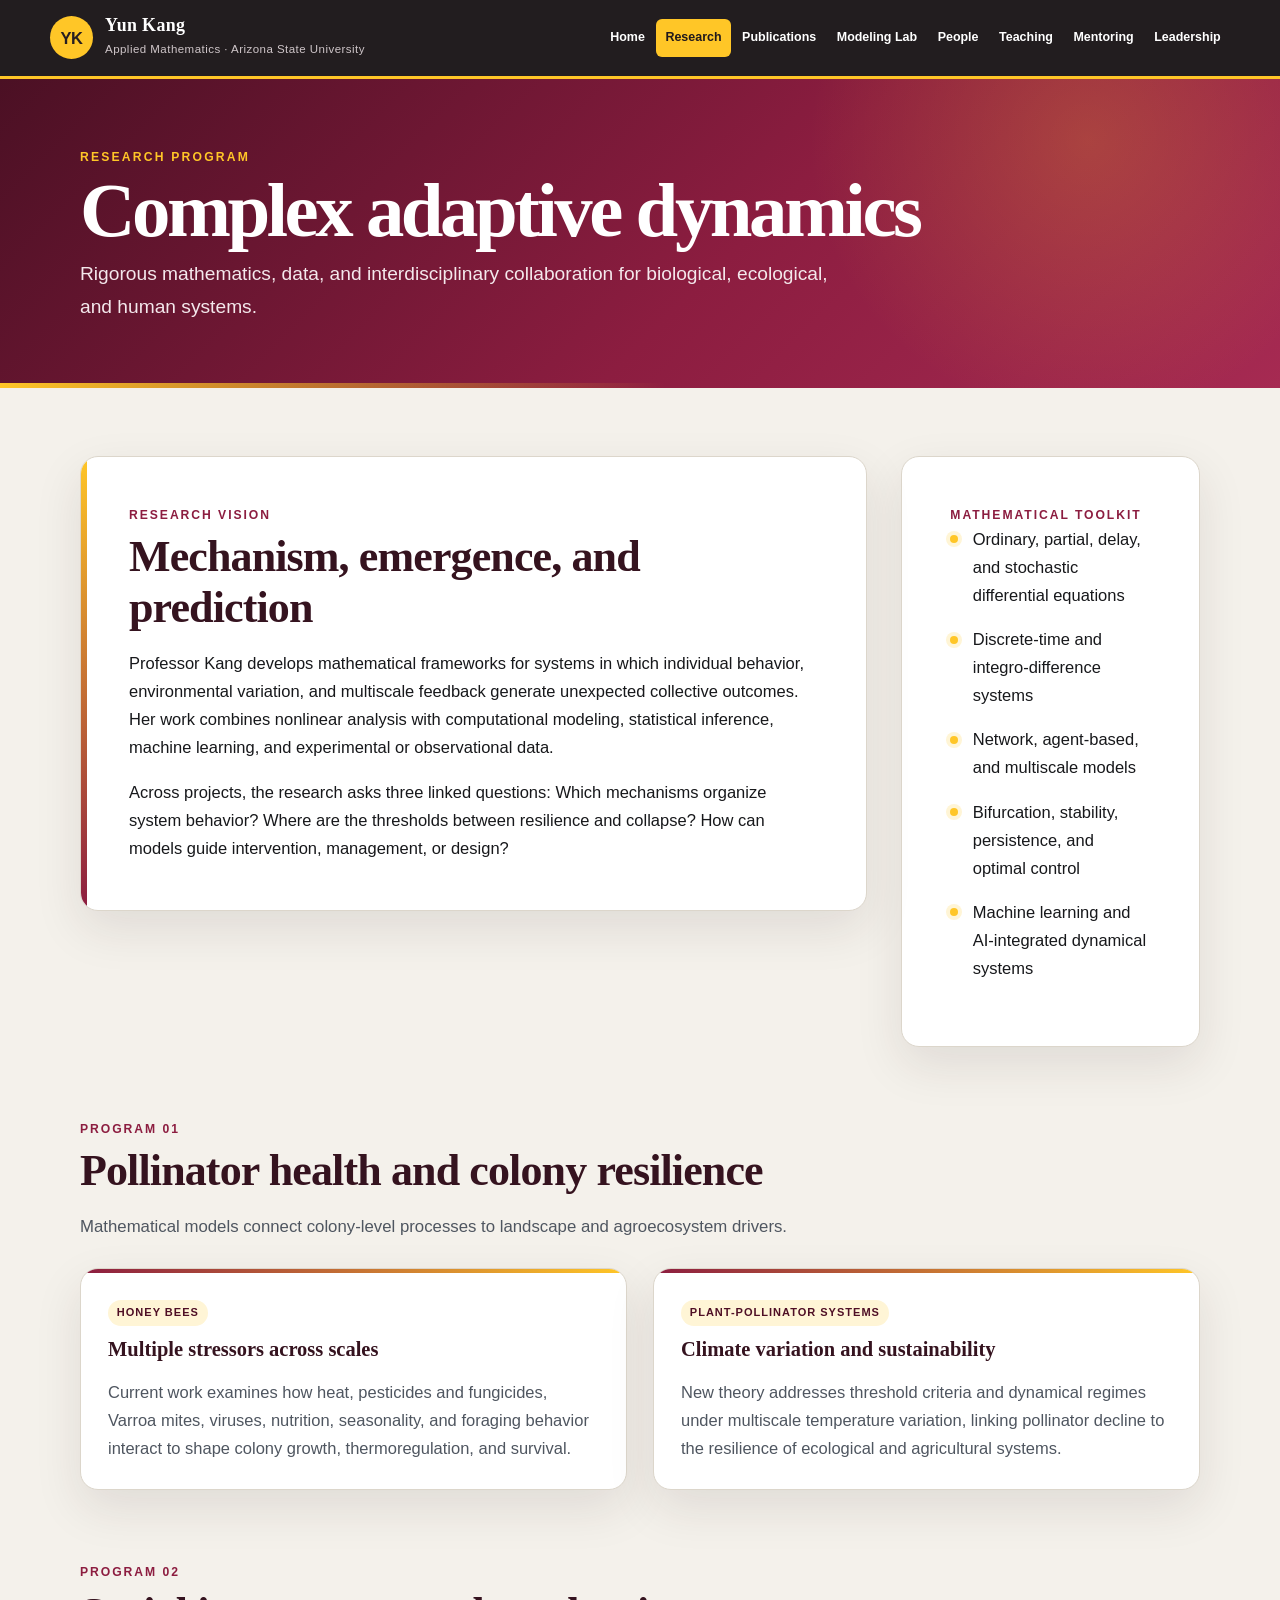
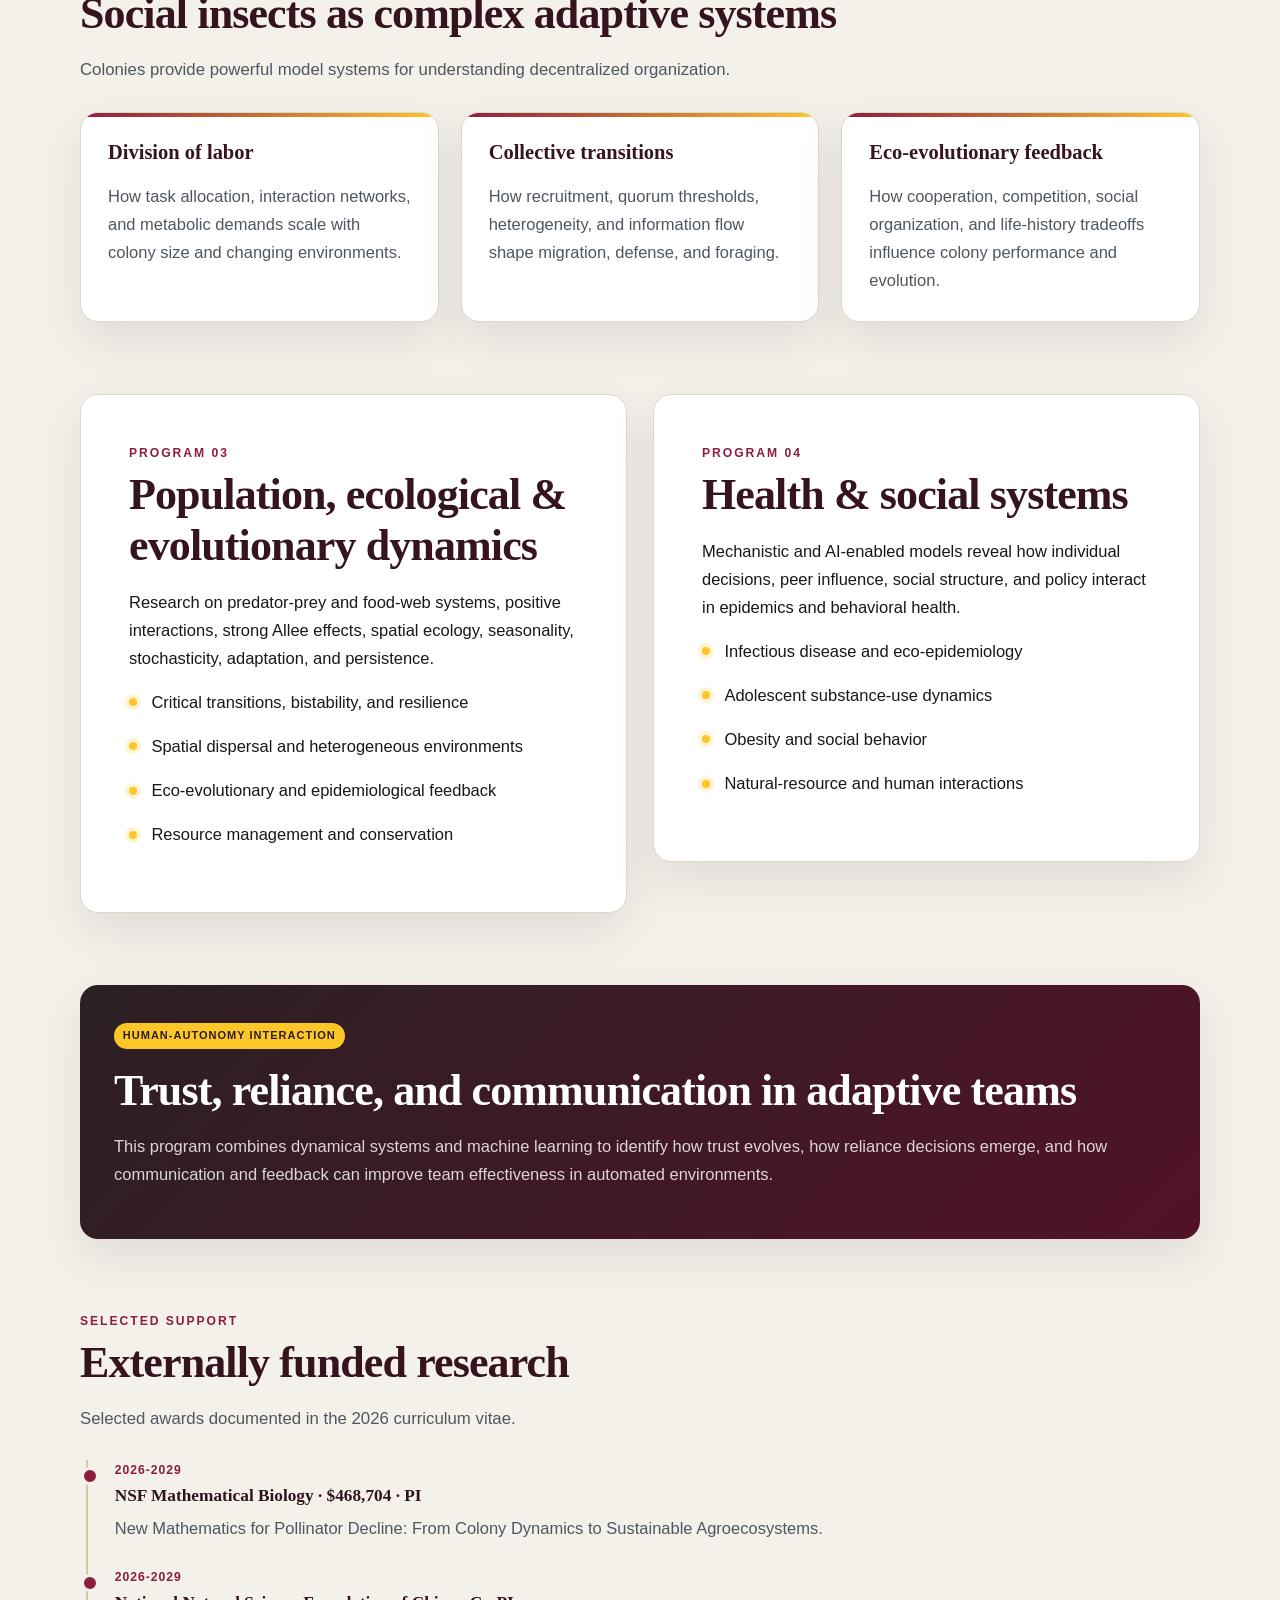
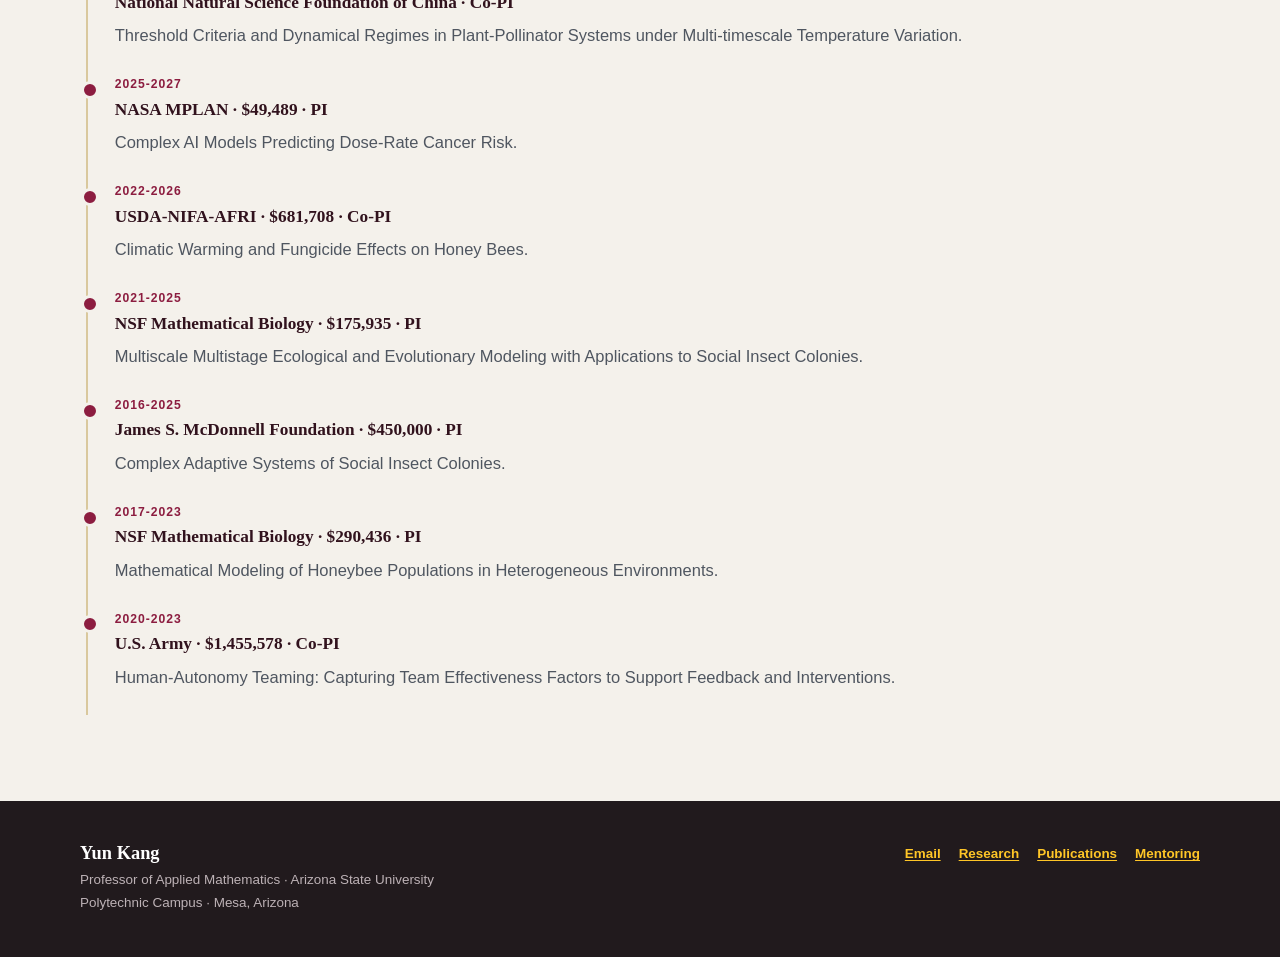
<file: research.html>
<!doctype html>
<html lang="en">
<head>
  <meta charset="utf-8"><meta name="viewport" content="width=device-width, initial-scale=1">
  <meta name="description" content="Research by Yun Kang in mathematical biology, complex adaptive systems, nonlinear dynamics, pollinator health, and human-autonomy interaction.">
  <meta name="theme-color" content="#8c1d40"><title>Research | Yun Kang</title>
  <link rel="stylesheet" href="assets/site.css"><script defer src="assets/site.js"></script>
</head>
<body>
  <a class="skip-link" href="#main-content">Skip to content</a>
  <header class="site-header"><div class="header-inner">
    <a class="site-name" href="index.html"><span class="site-mark">YK</span><span><strong>Yun Kang</strong><small>Applied Mathematics · Arizona State University</small></span></a>
    <button class="menu-button" type="button" aria-expanded="false" aria-controls="site-nav">Menu</button>
    <nav id="site-nav" class="site-nav" aria-label="Primary navigation"><a href="index.html">Home</a><a class="active" aria-current="page" href="research.html">Research</a><a href="publications.html">Publications</a><a href="lab.html">Modeling Lab</a><a href="people.html">People</a><a href="teaching.html">Teaching</a><a href="mentoring.html">Mentoring</a><a href="conferences.html">Leadership</a></nav>
  </div></header>
  <main id="main-content">
    <section class="page-hero"><div class="hero-inner"><div class="eyebrow">Research program</div><h1>Complex adaptive dynamics</h1><p>Rigorous mathematics, data, and interdisciplinary collaboration for biological, ecological, and human systems.</p></div></section>
    <div class="content">
      <section class="section bio-grid reveal">
        <div class="panel profile-panel">
          <div class="kicker">Research vision</div><h2>Mechanism, emergence, and prediction</h2>
          <p>Professor Kang develops mathematical frameworks for systems in which individual behavior, environmental variation, and multiscale feedback generate unexpected collective outcomes. Her work combines nonlinear analysis with computational modeling, statistical inference, machine learning, and experimental or observational data.</p>
          <p>Across projects, the research asks three linked questions: Which mechanisms organize system behavior? Where are the thresholds between resilience and collapse? How can models guide intervention, management, or design?</p>
        </div>
        <aside class="panel"><div class="kicker">Mathematical toolkit</div>
          <ul class="feature-list">
            <li>Ordinary, partial, delay, and stochastic differential equations</li>
            <li>Discrete-time and integro-difference systems</li>
            <li>Network, agent-based, and multiscale models</li>
            <li>Bifurcation, stability, persistence, and optimal control</li>
            <li>Machine learning and AI-integrated dynamical systems</li>
          </ul>
        </aside>
      </section>

      <section id="pollinators" class="section reveal">
        <div class="section-heading"><div class="kicker">Program 01</div><h2>Pollinator health and colony resilience</h2><p>Mathematical models connect colony-level processes to landscape and agroecosystem drivers.</p></div>
        <div class="split">
          <div class="card"><span class="tag">Honey bees</span><h3>Multiple stressors across scales</h3><p>Current work examines how heat, pesticides and fungicides, Varroa mites, viruses, nutrition, seasonality, and foraging behavior interact to shape colony growth, thermoregulation, and survival.</p></div>
          <div class="card"><span class="tag">Plant-pollinator systems</span><h3>Climate variation and sustainability</h3><p>New theory addresses threshold criteria and dynamical regimes under multiscale temperature variation, linking pollinator decline to the resilience of ecological and agricultural systems.</p></div>
        </div>
      </section>

      <section id="social-insects" class="section reveal">
        <div class="section-heading"><div class="kicker">Program 02</div><h2>Social insects as complex adaptive systems</h2><p>Colonies provide powerful model systems for understanding decentralized organization.</p></div>
        <div class="card-grid">
          <article class="card"><h3>Division of labor</h3><p>How task allocation, interaction networks, and metabolic demands scale with colony size and changing environments.</p></article>
          <article class="card"><h3>Collective transitions</h3><p>How recruitment, quorum thresholds, heterogeneity, and information flow shape migration, defense, and foraging.</p></article>
          <article class="card"><h3>Eco-evolutionary feedback</h3><p>How cooperation, competition, social organization, and life-history tradeoffs influence colony performance and evolution.</p></article>
        </div>
      </section>

      <section id="ecology" class="section split reveal">
        <div class="panel"><div class="kicker">Program 03</div><h2>Population, ecological &amp; evolutionary dynamics</h2><p>Research on predator-prey and food-web systems, positive interactions, strong Allee effects, spatial ecology, seasonality, stochasticity, adaptation, and persistence.</p><ul class="feature-list"><li>Critical transitions, bistability, and resilience</li><li>Spatial dispersal and heterogeneous environments</li><li>Eco-evolutionary and epidemiological feedback</li><li>Resource management and conservation</li></ul></div>
        <div id="health" class="panel"><div class="kicker">Program 04</div><h2>Health &amp; social systems</h2><p>Mechanistic and AI-enabled models reveal how individual decisions, peer influence, social structure, and policy interact in epidemics and behavioral health.</p><ul class="feature-list"><li>Infectious disease and eco-epidemiology</li><li>Adolescent substance-use dynamics</li><li>Obesity and social behavior</li><li>Natural-resource and human interactions</li></ul></div>
      </section>

      <section id="autonomy" class="section reveal">
        <div class="highlight"><span class="tag">Human-autonomy interaction</span><h2>Trust, reliance, and communication in adaptive teams</h2><p>This program combines dynamical systems and machine learning to identify how trust evolves, how reliance decisions emerge, and how communication and feedback can improve team effectiveness in automated environments.</p></div>
      </section>

      <section id="funding" class="section reveal">
        <div class="section-heading"><div class="kicker">Selected support</div><h2>Externally funded research</h2><p>Selected awards documented in the 2026 curriculum vitae.</p></div>
        <ul class="timeline">
          <li><time>2026-2029</time><strong>NSF Mathematical Biology · $468,704 · PI</strong><p>New Mathematics for Pollinator Decline: From Colony Dynamics to Sustainable Agroecosystems.</p></li>
          <li><time>2026-2029</time><strong>National Natural Science Foundation of China · Co-PI</strong><p>Threshold Criteria and Dynamical Regimes in Plant-Pollinator Systems under Multi-timescale Temperature Variation.</p></li>
          <li><time>2025-2027</time><strong>NASA MPLAN · $49,489 · PI</strong><p>Complex AI Models Predicting Dose-Rate Cancer Risk.</p></li>
          <li><time>2022-2026</time><strong>USDA-NIFA-AFRI · $681,708 · Co-PI</strong><p>Climatic Warming and Fungicide Effects on Honey Bees.</p></li>
          <li><time>2021-2025</time><strong>NSF Mathematical Biology · $175,935 · PI</strong><p>Multiscale Multistage Ecological and Evolutionary Modeling with Applications to Social Insect Colonies.</p></li>
          <li><time>2016-2025</time><strong>James S. McDonnell Foundation · $450,000 · PI</strong><p>Complex Adaptive Systems of Social Insect Colonies.</p></li>
          <li><time>2017-2023</time><strong>NSF Mathematical Biology · $290,436 · PI</strong><p>Mathematical Modeling of Honeybee Populations in Heterogeneous Environments.</p></li>
          <li><time>2020-2023</time><strong>U.S. Army · $1,455,578 · Co-PI</strong><p>Human-Autonomy Teaming: Capturing Team Effectiveness Factors to Support Feedback and Interventions.</p></li>
        </ul>
      </section>
    </div>
  </main>
  <footer><div class="footer-inner"><div><strong>Yun Kang</strong><p>Professor of Applied Mathematics · Arizona State University<br>Polytechnic Campus · Mesa, Arizona</p></div><div class="footer-links"><a href="mailto:yun.kang@asu.edu">Email</a><a href="research.html">Research</a><a href="publications.html">Publications</a><a href="mentoring.html">Mentoring</a></div></div></footer>
</body>
</html>
</file>
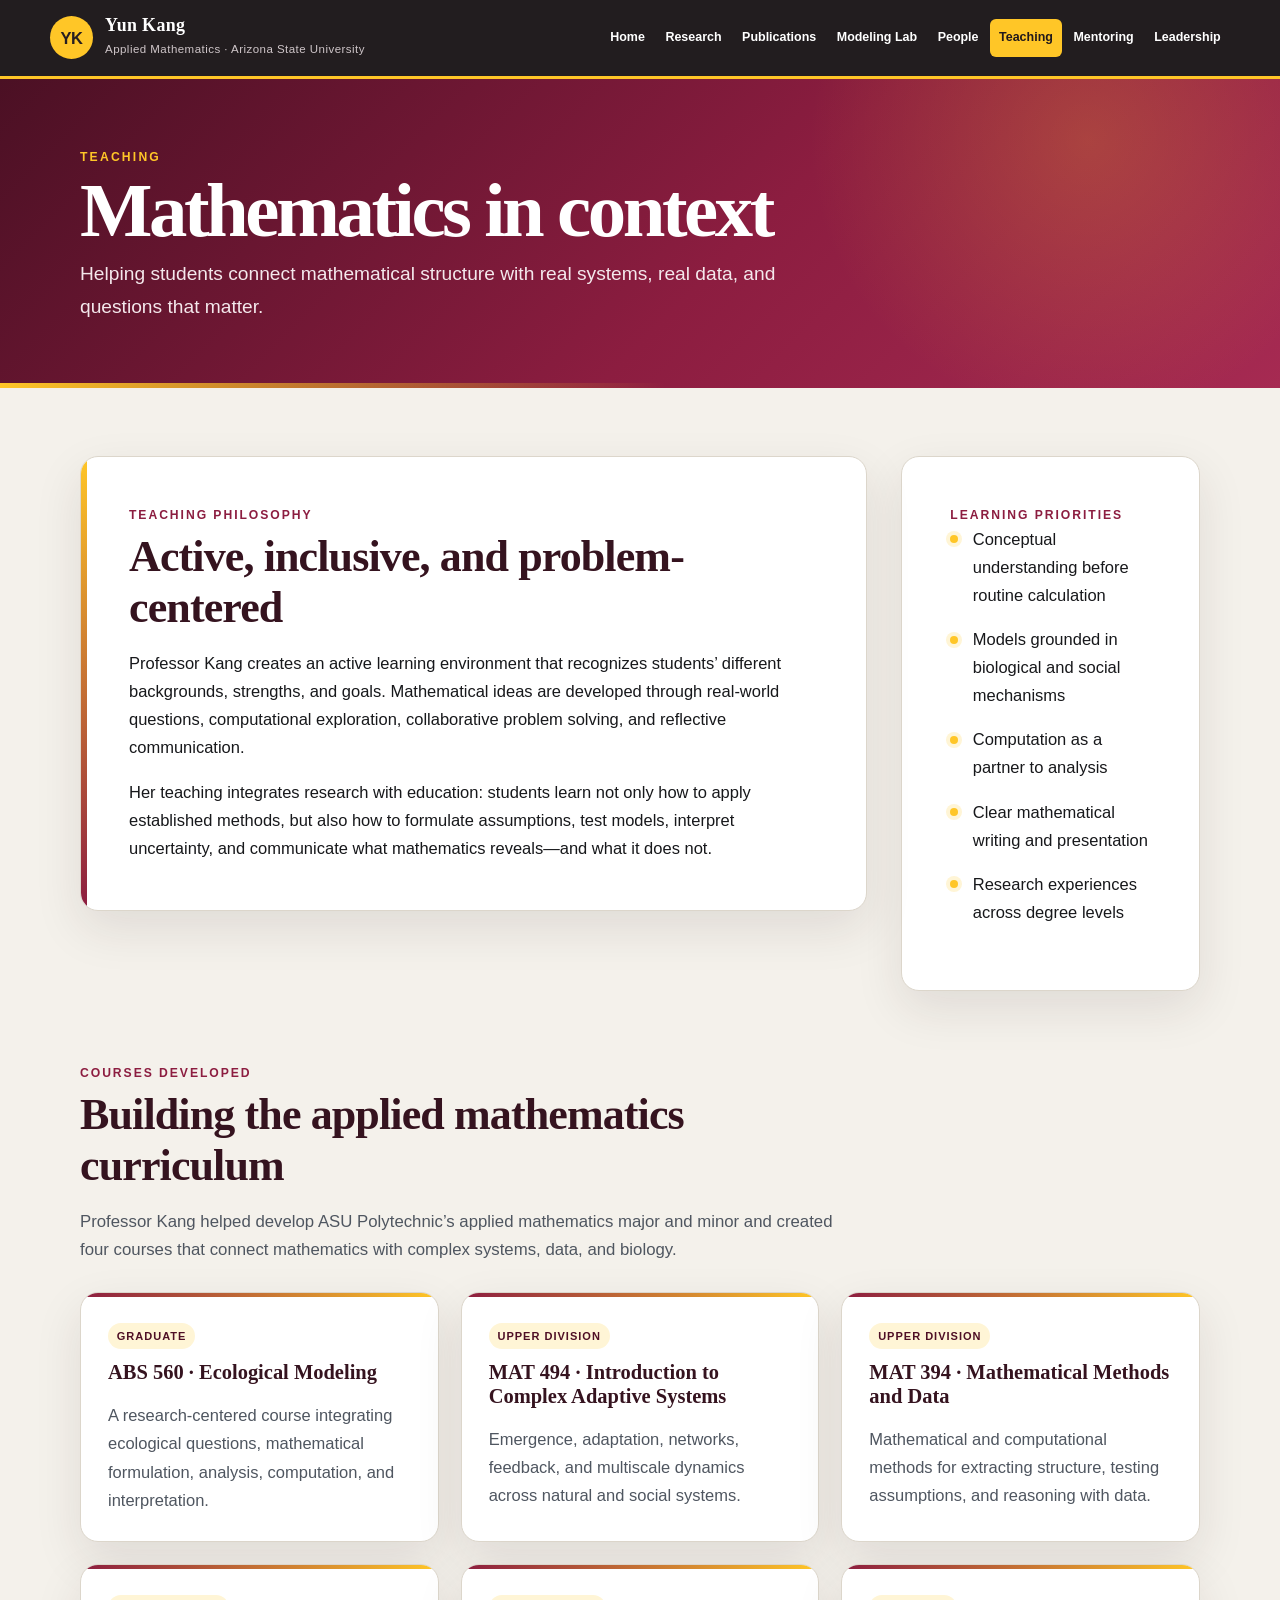
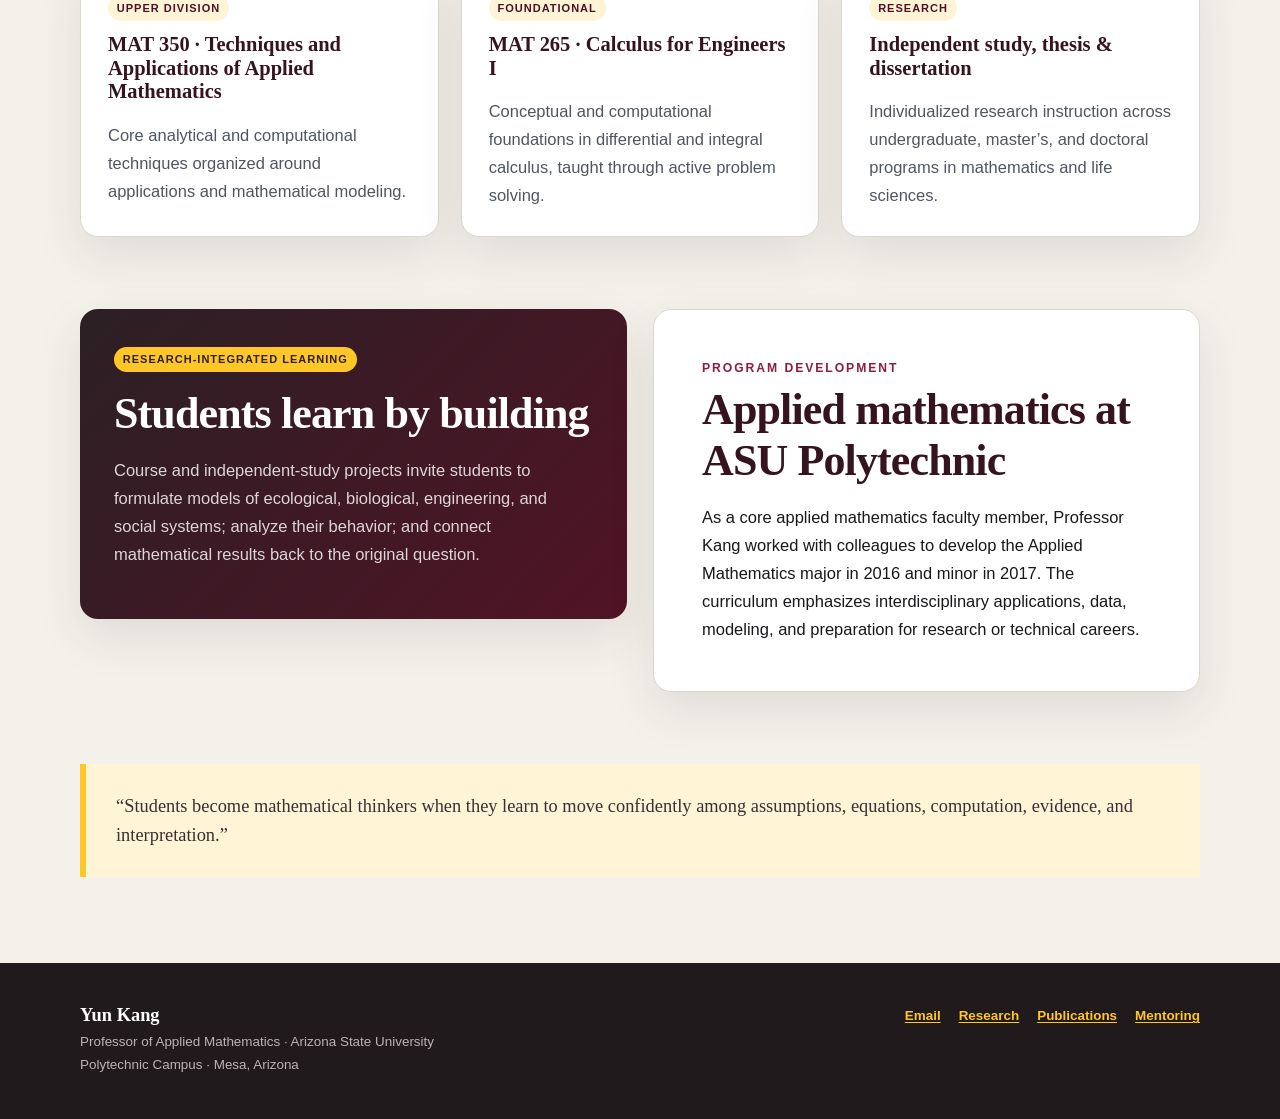
<file: teaching.html>
<!doctype html>
<html lang="en">
<head>
  <meta charset="utf-8"><meta name="viewport" content="width=device-width, initial-scale=1">
  <meta name="description" content="Teaching by Yun Kang at Arizona State University in applied mathematics, ecological modeling, complex adaptive systems, calculus, and data.">
  <meta name="theme-color" content="#8c1d40"><title>Teaching | Yun Kang</title>
  <link rel="stylesheet" href="assets/site.css"><script defer src="assets/site.js"></script>
</head>
<body>
  <a class="skip-link" href="#main-content">Skip to content</a>
  <header class="site-header"><div class="header-inner">
    <a class="site-name" href="index.html"><span class="site-mark">YK</span><span><strong>Yun Kang</strong><small>Applied Mathematics · Arizona State University</small></span></a>
    <button class="menu-button" type="button" aria-expanded="false" aria-controls="site-nav">Menu</button>
    <nav id="site-nav" class="site-nav" aria-label="Primary navigation"><a href="index.html">Home</a><a href="research.html">Research</a><a href="publications.html">Publications</a><a href="lab.html">Modeling Lab</a><a href="people.html">People</a><a class="active" aria-current="page" href="teaching.html">Teaching</a><a href="mentoring.html">Mentoring</a><a href="conferences.html">Leadership</a></nav>
  </div></header>
  <main id="main-content">
    <section class="page-hero"><div class="hero-inner"><div class="eyebrow">Teaching</div><h1>Mathematics in context</h1><p>Helping students connect mathematical structure with real systems, real data, and questions that matter.</p></div></section>
    <div class="content">
      <section class="section bio-grid reveal">
        <div class="panel profile-panel"><div class="kicker">Teaching philosophy</div><h2>Active, inclusive, and problem-centered</h2><p>Professor Kang creates an active learning environment that recognizes students’ different backgrounds, strengths, and goals. Mathematical ideas are developed through real-world questions, computational exploration, collaborative problem solving, and reflective communication.</p><p>Her teaching integrates research with education: students learn not only how to apply established methods, but also how to formulate assumptions, test models, interpret uncertainty, and communicate what mathematics reveals—and what it does not.</p></div>
        <aside class="panel"><div class="kicker">Learning priorities</div><ul class="feature-list"><li>Conceptual understanding before routine calculation</li><li>Models grounded in biological and social mechanisms</li><li>Computation as a partner to analysis</li><li>Clear mathematical writing and presentation</li><li>Research experiences across degree levels</li></ul></aside>
      </section>

      <section class="section reveal">
        <div class="section-heading"><div class="kicker">Courses developed</div><h2>Building the applied mathematics curriculum</h2><p>Professor Kang helped develop ASU Polytechnic’s applied mathematics major and minor and created four courses that connect mathematics with complex systems, data, and biology.</p></div>
        <div class="card-grid">
          <article class="card"><span class="tag">Graduate</span><h3>ABS 560 · Ecological Modeling</h3><p>A research-centered course integrating ecological questions, mathematical formulation, analysis, computation, and interpretation.</p></article>
          <article class="card"><span class="tag">Upper division</span><h3>MAT 494 · Introduction to Complex Adaptive Systems</h3><p>Emergence, adaptation, networks, feedback, and multiscale dynamics across natural and social systems.</p></article>
          <article class="card"><span class="tag">Upper division</span><h3>MAT 394 · Mathematical Methods and Data</h3><p>Mathematical and computational methods for extracting structure, testing assumptions, and reasoning with data.</p></article>
          <article class="card"><span class="tag">Upper division</span><h3>MAT 350 · Techniques and Applications of Applied Mathematics</h3><p>Core analytical and computational techniques organized around applications and mathematical modeling.</p></article>
          <article class="card"><span class="tag">Foundational</span><h3>MAT 265 · Calculus for Engineers I</h3><p>Conceptual and computational foundations in differential and integral calculus, taught through active problem solving.</p></article>
          <article class="card"><span class="tag">Research</span><h3>Independent study, thesis &amp; dissertation</h3><p>Individualized research instruction across undergraduate, master’s, and doctoral programs in mathematics and life sciences.</p></article>
        </div>
      </section>

      <section class="section split reveal">
        <div class="highlight"><span class="tag">Research-integrated learning</span><h2>Students learn by building</h2><p>Course and independent-study projects invite students to formulate models of ecological, biological, engineering, and social systems; analyze their behavior; and connect mathematical results back to the original question.</p></div>
        <div class="panel"><div class="kicker">Program development</div><h2>Applied mathematics at ASU Polytechnic</h2><p>As a core applied mathematics faculty member, Professor Kang worked with colleagues to develop the Applied Mathematics major in 2016 and minor in 2017. The curriculum emphasizes interdisciplinary applications, data, modeling, and preparation for research or technical careers.</p></div>
      </section>

      <section class="section reveal"><blockquote class="quote">“Students become mathematical thinkers when they learn to move confidently among assumptions, equations, computation, evidence, and interpretation.”</blockquote></section>
    </div>
  </main>
  <footer><div class="footer-inner"><div><strong>Yun Kang</strong><p>Professor of Applied Mathematics · Arizona State University<br>Polytechnic Campus · Mesa, Arizona</p></div><div class="footer-links"><a href="mailto:yun.kang@asu.edu">Email</a><a href="research.html">Research</a><a href="publications.html">Publications</a><a href="mentoring.html">Mentoring</a></div></div></footer>
</body>
</html>
</file>
<file: assets/site.css>
:root {
  --maroon: #8c1d40;
  --maroon-dark: #4f0f25;
  --gold: #ffc627;
  --ink: #17181b;
  --slate: #4f5660;
  --paper: #ffffff;
  --canvas: #f4f1eb;
  --line: #dcd6cb;
  --soft-gold: #fff5d6;
  --soft-maroon: #f8edf1;
  --shadow: 0 18px 48px rgba(48, 29, 34, .10);
  --radius: 18px;
  --serif: Georgia, "Times New Roman", serif;
  --sans: Inter, ui-sans-serif, -apple-system, BlinkMacSystemFont, "Segoe UI", sans-serif;
}

* { box-sizing: border-box; }
html { scroll-behavior: smooth; }
body { margin: 0; color: var(--ink); background: var(--canvas); font: 16.5px/1.7 var(--sans); text-rendering: optimizeLegibility; }
a { color: var(--maroon); text-decoration-thickness: .08em; text-underline-offset: .18em; }
a:hover { color: #b12655; }
img, svg { display: block; max-width: 100%; }
.skip-link { position: absolute; left: -9999px; top: 0; z-index: 100; background: #fff; padding: .75rem 1rem; }
.skip-link:focus { left: 1rem; top: 1rem; }

.site-header { position: sticky; top: 0; z-index: 30; color: #fff; background: rgba(25, 20, 22, .96); border-bottom: 3px solid var(--gold); backdrop-filter: blur(12px); }
.header-inner { max-width: 1240px; min-height: 76px; margin: auto; padding: 0 30px; display: flex; align-items: center; gap: 26px; }
.site-name { display: flex; align-items: center; gap: 12px; color: #fff; text-decoration: none; white-space: nowrap; }
.site-name strong, .site-name small { display: block; }
.site-name strong { font: 700 1.12rem/1.1 var(--serif); letter-spacing: .02em; }
.site-name small { margin-top: 4px; color: #cfc6c9; font-size: .72rem; letter-spacing: .04em; }
.site-mark { display: grid; place-items: center; width: 43px; height: 43px; border-radius: 50%; color: #261e21; background: var(--gold); font-weight: 900; letter-spacing: -.03em; }
.site-nav { margin-left: auto; display: flex; align-items: center; gap: 2px; }
.site-nav a { padding: .55rem .58rem; border-radius: 6px; color: #fff; font-size: .78rem; font-weight: 720; text-decoration: none; }
.site-nav a:hover, .site-nav a.active { color: #21191c; background: var(--gold); }
.menu-button { display: none; margin-left: auto; border: 1px solid #83767b; border-radius: 6px; padding: .48rem .72rem; color: #fff; background: transparent; font: inherit; }

main { overflow: hidden; }
.home-hero, .page-hero { position: relative; color: #fff; background: radial-gradient(circle at 85% 20%, rgba(255,198,39,.20), transparent 25%), linear-gradient(135deg, #4b1024 0%, var(--maroon) 57%, #a62a52 100%); }
.home-hero::after, .page-hero::after { content: ""; position: absolute; inset: auto 0 0; height: 5px; background: linear-gradient(90deg, var(--gold), transparent 52%); }
.hero-inner { position: relative; z-index: 2; max-width: 1180px; margin: auto; padding: 88px 30px 84px; }
.home-hero .hero-inner { display: grid; grid-template-columns: minmax(0, 1.35fr) minmax(300px, .65fr); gap: 54px; align-items: center; min-height: 590px; }
.eyebrow { color: var(--gold); font-size: .76rem; font-weight: 850; letter-spacing: .18em; text-transform: uppercase; }
.home-hero h1, .page-hero h1 { margin: .45rem 0 .7rem; font: 700 clamp(3rem, 7vw, 6.25rem)/.94 var(--serif); letter-spacing: -.045em; }
.home-hero h1 span { display: block; color: var(--gold); font-size: .42em; letter-spacing: .015em; line-height: 1.45; }
.hero-lead { max-width: 780px; margin: 0; color: #f6e9ee; font-size: clamp(1.08rem, 2vw, 1.35rem); line-height: 1.55; }
.hero-actions { display: flex; flex-wrap: wrap; gap: 12px; margin-top: 30px; }
.button { display: inline-flex; align-items: center; justify-content: center; min-height: 46px; padding: .68rem 1.05rem; border: 2px solid var(--gold); border-radius: 7px; color: #231b1e; background: var(--gold); font-size: .88rem; font-weight: 820; text-decoration: none; }
.button:hover { color: #231b1e; background: #ffd65d; }
.button.secondary { color: #fff; background: transparent; border-color: rgba(255,255,255,.62); }
.button.secondary:hover { color: #231b1e; background: #fff; }
.hero-graphic { width: min(100%, 390px); margin-left: auto; filter: drop-shadow(0 24px 26px rgba(44, 4, 19, .28)); }
.hero-graphic .orbit { fill: none; stroke: rgba(255,255,255,.36); stroke-width: 1.4; }
.hero-graphic .axis { fill: none; stroke: rgba(255,198,39,.8); stroke-width: 2; }
.hero-graphic .node { fill: var(--gold); }
.hero-graphic .node-alt { fill: #fff; }
.hero-graphic text { fill: #fff; font: 700 12px var(--sans); letter-spacing: .08em; }
.page-hero .hero-inner { padding-top: 68px; padding-bottom: 64px; }
.page-hero h1 { font-size: clamp(2.8rem, 6vw, 5rem); }
.page-hero p { max-width: 770px; margin: 0; color: #f4e8ec; font-size: clamp(1rem, 2vw, 1.2rem); }

.content { max-width: 1180px; margin: auto; padding: 68px 30px 86px; }
.section { margin-top: 72px; }
.section:first-child { margin-top: 0; }
.section-heading { max-width: 780px; margin-bottom: 27px; }
.kicker { color: var(--maroon); font-size: .76rem; font-weight: 850; letter-spacing: .16em; text-transform: uppercase; }
h2, h3 { color: #35131f; font-family: var(--serif); line-height: 1.16; }
h2 { margin: .35rem 0 .75rem; font-size: clamp(1.9rem, 4vw, 2.75rem); letter-spacing: -.02em; }
h3 { margin: .1rem 0 .5rem; font-size: 1.28rem; }
.section-heading p, .lede { color: var(--slate); font-size: 1.05rem; }

.bio-grid { display: grid; grid-template-columns: minmax(0, 1.45fr) minmax(270px, .55fr); gap: 34px; align-items: start; }
.panel, .card { border: 1px solid var(--line); border-radius: var(--radius); background: var(--paper); box-shadow: var(--shadow); }
.panel { padding: clamp(26px, 5vw, 48px); }
.panel p:first-child { margin-top: 0; }
.panel p:last-child { margin-bottom: 0; }
.profile-panel { position: relative; overflow: hidden; }
.profile-panel::before { content: ""; position: absolute; inset: 0 auto 0 0; width: 6px; background: linear-gradient(var(--gold), var(--maroon)); }
.credentials { margin: 0; padding: 0; list-style: none; }
.credentials li { padding: .8rem 0; border-bottom: 1px solid var(--line); }
.credentials li:last-child { border-bottom: 0; }
.credentials strong { display: block; color: #36121f; font-family: var(--serif); }
.credentials span { color: var(--slate); font-size: .91rem; }

.stats { display: grid; grid-template-columns: repeat(4, 1fr); gap: 16px; margin: -38px auto 0; position: relative; z-index: 4; }
.stat { padding: 23px 20px; border-top: 5px solid var(--gold); border-radius: 10px; background: #fff; box-shadow: var(--shadow); }
.stat strong { display: block; color: var(--maroon); font: 700 2.25rem/1 var(--serif); }
.stat span { display: block; margin-top: .45rem; color: var(--slate); font-size: .83rem; font-weight: 700; line-height: 1.35; }

.card-grid { display: grid; grid-template-columns: repeat(3, 1fr); gap: 22px; }
.card { position: relative; padding: 27px; overflow: hidden; }
.card::before { content: ""; position: absolute; inset: 0 0 auto; height: 4px; background: linear-gradient(90deg, var(--maroon), var(--gold)); }
.card p { margin-bottom: 0; color: var(--slate); }
.card .tag, .tag { display: inline-block; margin-bottom: .65rem; padding: .22rem .55rem; border-radius: 999px; color: var(--maroon-dark); background: var(--soft-gold); font-size: .69rem; font-weight: 850; letter-spacing: .09em; text-transform: uppercase; }
.card-link { display: inline-block; margin-top: 1rem; font-size: .86rem; font-weight: 800; }

.split { display: grid; grid-template-columns: repeat(2, minmax(0, 1fr)); gap: 26px; align-items: start; }
.feature-list, .timeline, .publication-list, .people-list { margin: 0; padding: 0; list-style: none; }
.feature-list li { position: relative; padding: 0 0 1rem 1.4rem; }
.feature-list li::before { content: ""; position: absolute; left: 0; top: .62em; width: 8px; height: 8px; border-radius: 50%; background: var(--gold); box-shadow: 0 0 0 4px var(--soft-gold); }
.feature-list strong { color: #391522; }

.highlight { padding: 34px; color: #fff; border-radius: var(--radius); background: linear-gradient(135deg, #2b2024, #511326); box-shadow: var(--shadow); }
.highlight h2, .highlight h3 { color: #fff; }
.highlight p { color: #ded5d8; }
.highlight .tag { color: #2a2023; background: var(--gold); }

.timeline { border-left: 2px solid #d9c89d; margin-left: .4rem; }
.timeline li { position: relative; padding: 0 0 1.55rem 1.65rem; }
.timeline li::before { content: ""; position: absolute; left: -7px; top: .43rem; width: 12px; height: 12px; border: 3px solid var(--canvas); border-radius: 50%; background: var(--maroon); }
.timeline time { display: block; color: var(--maroon); font-size: .76rem; font-weight: 850; letter-spacing: .08em; text-transform: uppercase; }
.timeline strong { display: block; color: #31121d; font-family: var(--serif); font-size: 1.08rem; }
.timeline p { margin: .25rem 0 0; color: var(--slate); }

.publication-list { counter-reset: pubs; }
.publication-list li { counter-increment: pubs; position: relative; margin-bottom: 15px; padding: 21px 22px 21px 67px; border: 1px solid var(--line); border-radius: 10px; background: #fff; }
.publication-list li::before { content: counter(pubs, decimal-leading-zero); position: absolute; left: 20px; top: 21px; color: var(--maroon); font: 700 1rem var(--serif); }
.publication-list cite { font-style: normal; }
.publication-list em { color: var(--slate); }
.publication-list a { font-weight: 750; }
.year-group { margin: 52px 0 18px; padding-bottom: 8px; border-bottom: 2px solid #d6cbbd; font-size: 1.7rem; }
.year-group:first-of-type { margin-top: 0; }

.people-list { display: grid; grid-template-columns: repeat(2, minmax(0, 1fr)); gap: 15px; }
.people-list li { padding: 20px; border: 1px solid var(--line); border-radius: 10px; background: #fff; }
.people-list strong { display: block; color: #35131f; font-family: var(--serif); font-size: 1.08rem; }
.people-list span { display: block; color: var(--slate); font-size: .9rem; }

.quote { margin: 0; padding: 28px 30px; border-left: 6px solid var(--gold); color: #3c2e33; background: var(--soft-gold); font: 1.15rem/1.55 var(--serif); }
.note { padding: 17px 20px; border-radius: 9px; color: #4f3d43; background: var(--soft-maroon); }
.meta { color: var(--slate); font-size: .86rem; }
.text-link { font-weight: 800; }

footer { color: #e8e0e3; background: #211a1d; }
.footer-inner { max-width: 1180px; margin: auto; padding: 42px 30px; display: flex; justify-content: space-between; gap: 30px; align-items: flex-start; }
footer strong { display: block; color: #fff; font: 700 1.15rem var(--serif); }
footer p { margin: .3rem 0 0; color: #bdb2b6; font-size: .84rem; }
footer a { color: var(--gold); }
.footer-links { display: flex; flex-wrap: wrap; gap: 18px; font-size: .84rem; font-weight: 700; }

.reveal { opacity: 0; transform: translateY(18px); transition: opacity .55s ease, transform .55s ease; }
.reveal.visible { opacity: 1; transform: none; }
@media (prefers-reduced-motion: reduce) { html { scroll-behavior: auto; } .reveal { opacity: 1; transform: none; transition: none; } }

@media (max-width: 1080px) {
  .menu-button { display: block; }
  .site-nav { display: none; position: absolute; left: 0; right: 0; top: 76px; padding: 14px 24px 20px; background: #211a1d; border-bottom: 3px solid var(--gold); flex-wrap: wrap; }
  .site-nav.open { display: flex; }
  .site-nav a { flex: 1 0 150px; text-align: center; }
  .home-hero .hero-inner { grid-template-columns: 1fr .58fr; }
  .stats { grid-template-columns: repeat(2, 1fr); }
  .card-grid { grid-template-columns: repeat(2, 1fr); }
}
@media (max-width: 760px) {
  body { font-size: 16px; }
  .header-inner, .content, .hero-inner, .footer-inner { padding-left: 19px; padding-right: 19px; }
  .site-name small { display: none; }
  .home-hero .hero-inner { display: block; min-height: auto; padding-top: 64px; padding-bottom: 72px; }
  .hero-graphic { display: none; }
  .stats { margin-top: -28px; }
  .bio-grid, .split { grid-template-columns: 1fr; }
  .card-grid, .people-list { grid-template-columns: 1fr; }
  .footer-inner { display: block; }
  .footer-links { margin-top: 22px; }
}
@media (max-width: 470px) {
  .stats { grid-template-columns: 1fr; }
  .home-hero h1 { font-size: 3rem; }
  .page-hero h1 { font-size: 2.7rem; }
  .publication-list li { padding-left: 54px; }
  .publication-list li::before { left: 16px; }
}
@media print {
  .site-header, .menu-button, footer, .hero-graphic, .hero-actions { display: none; }
  body { background: #fff; }
  .home-hero, .page-hero { color: #000; background: #fff; }
  .home-hero::after, .page-hero::after { display: none; }
  .hero-lead, .page-hero p { color: #333; }
  .stats { margin-top: 0; }
  .panel, .card, .stat { box-shadow: none; }
  .content { max-width: none; padding: 24px 0; }
}
</file>
